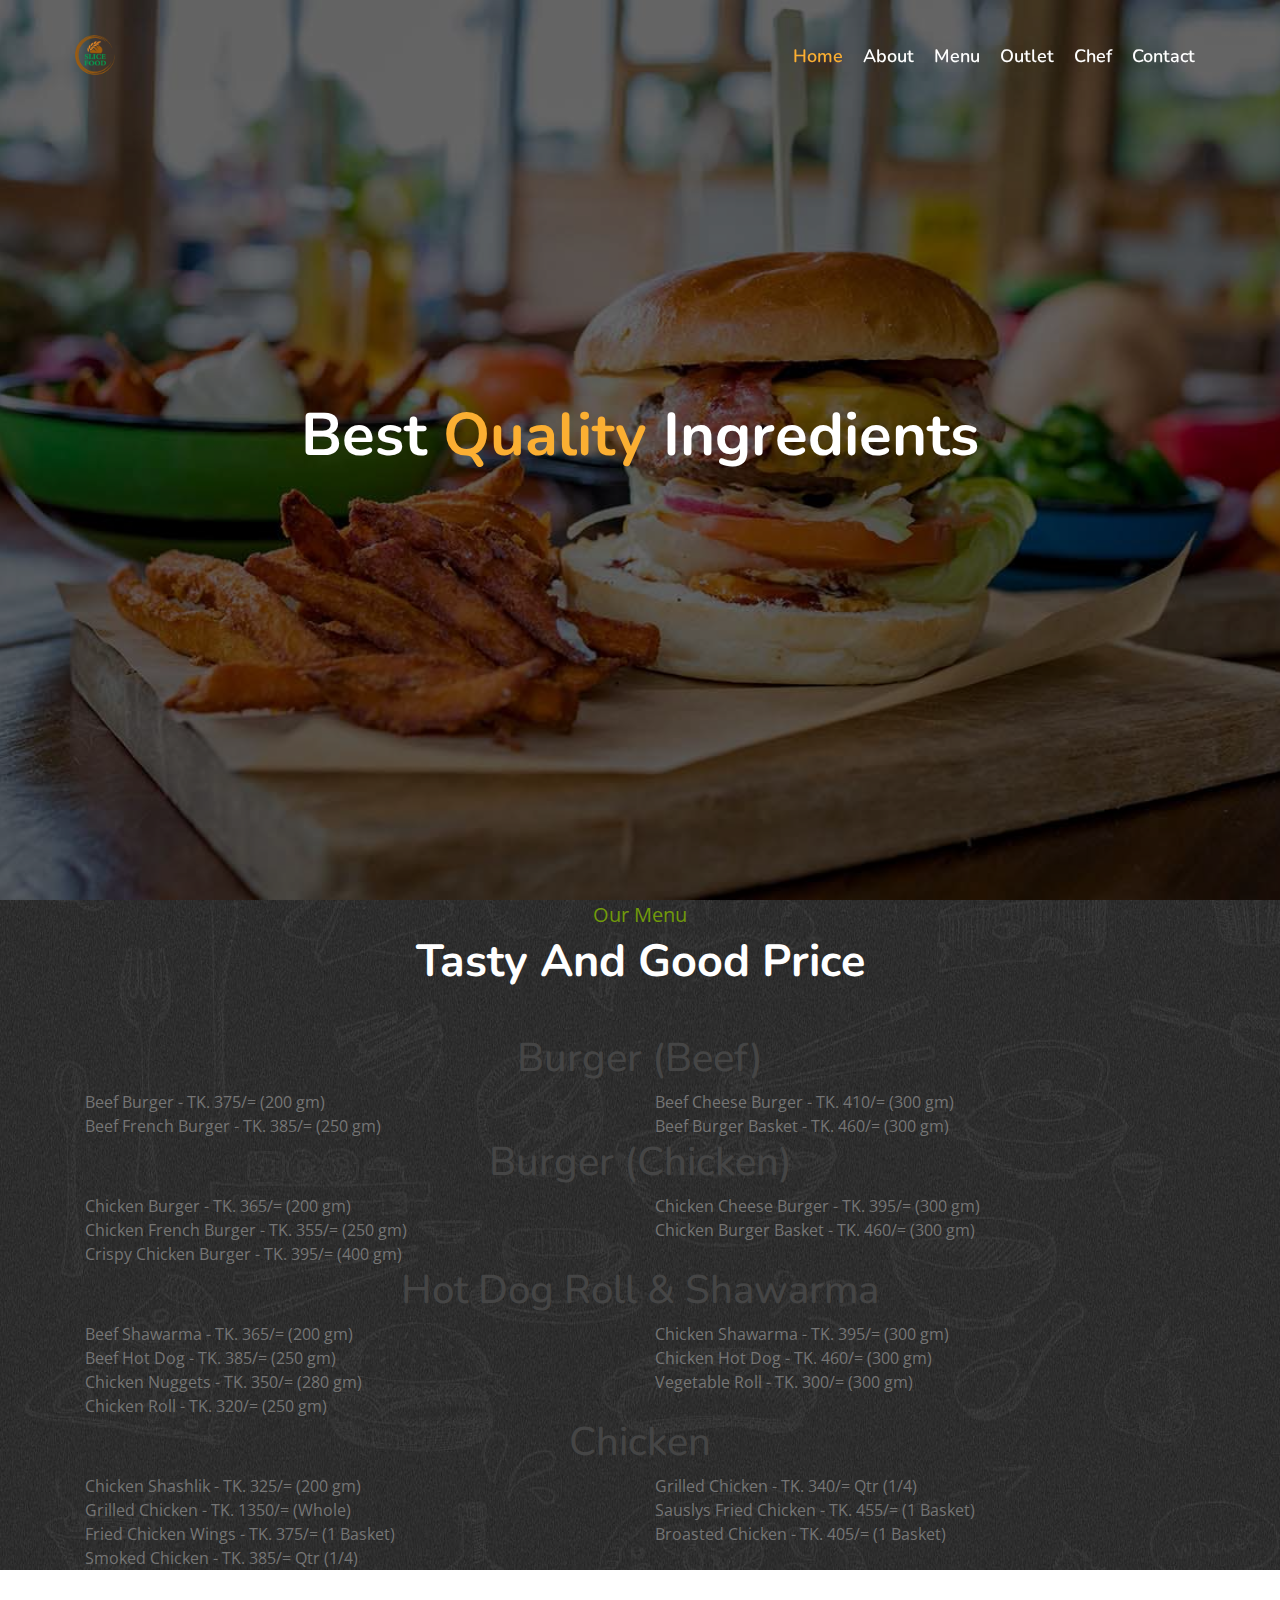
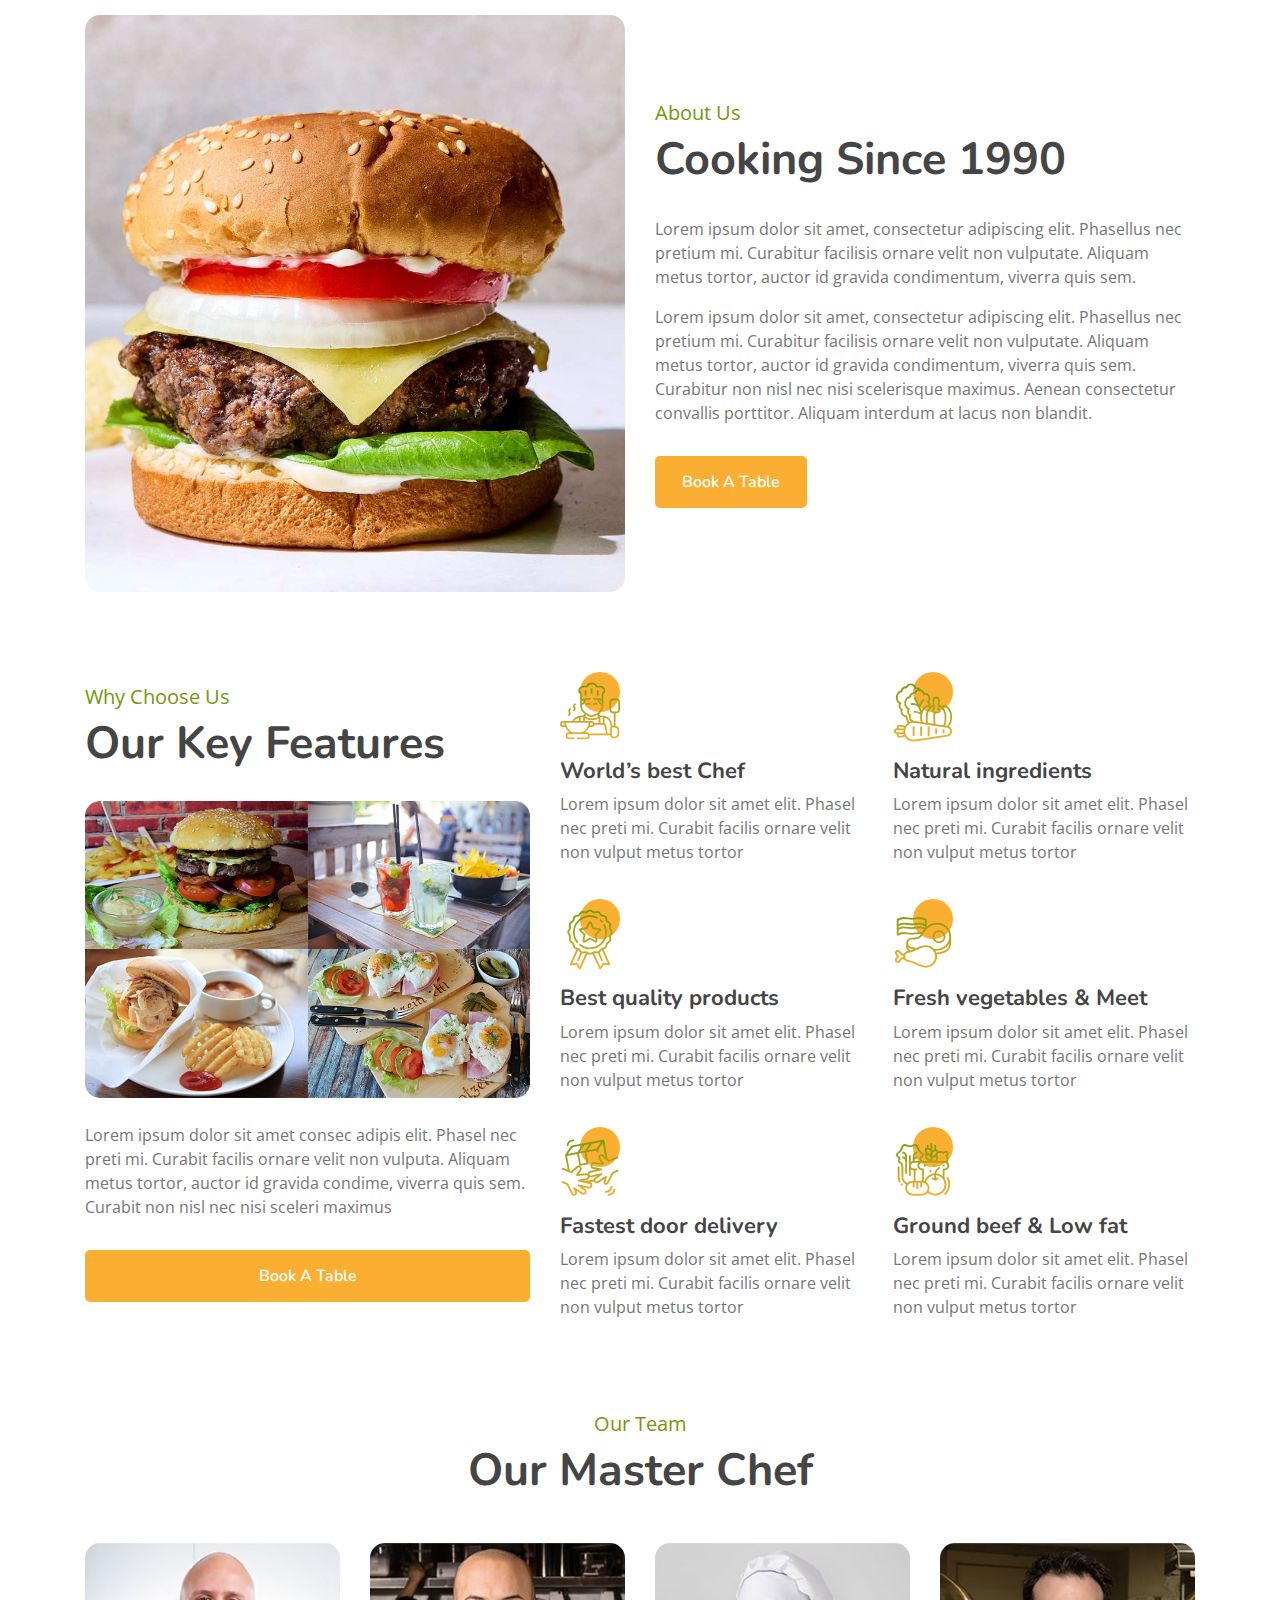
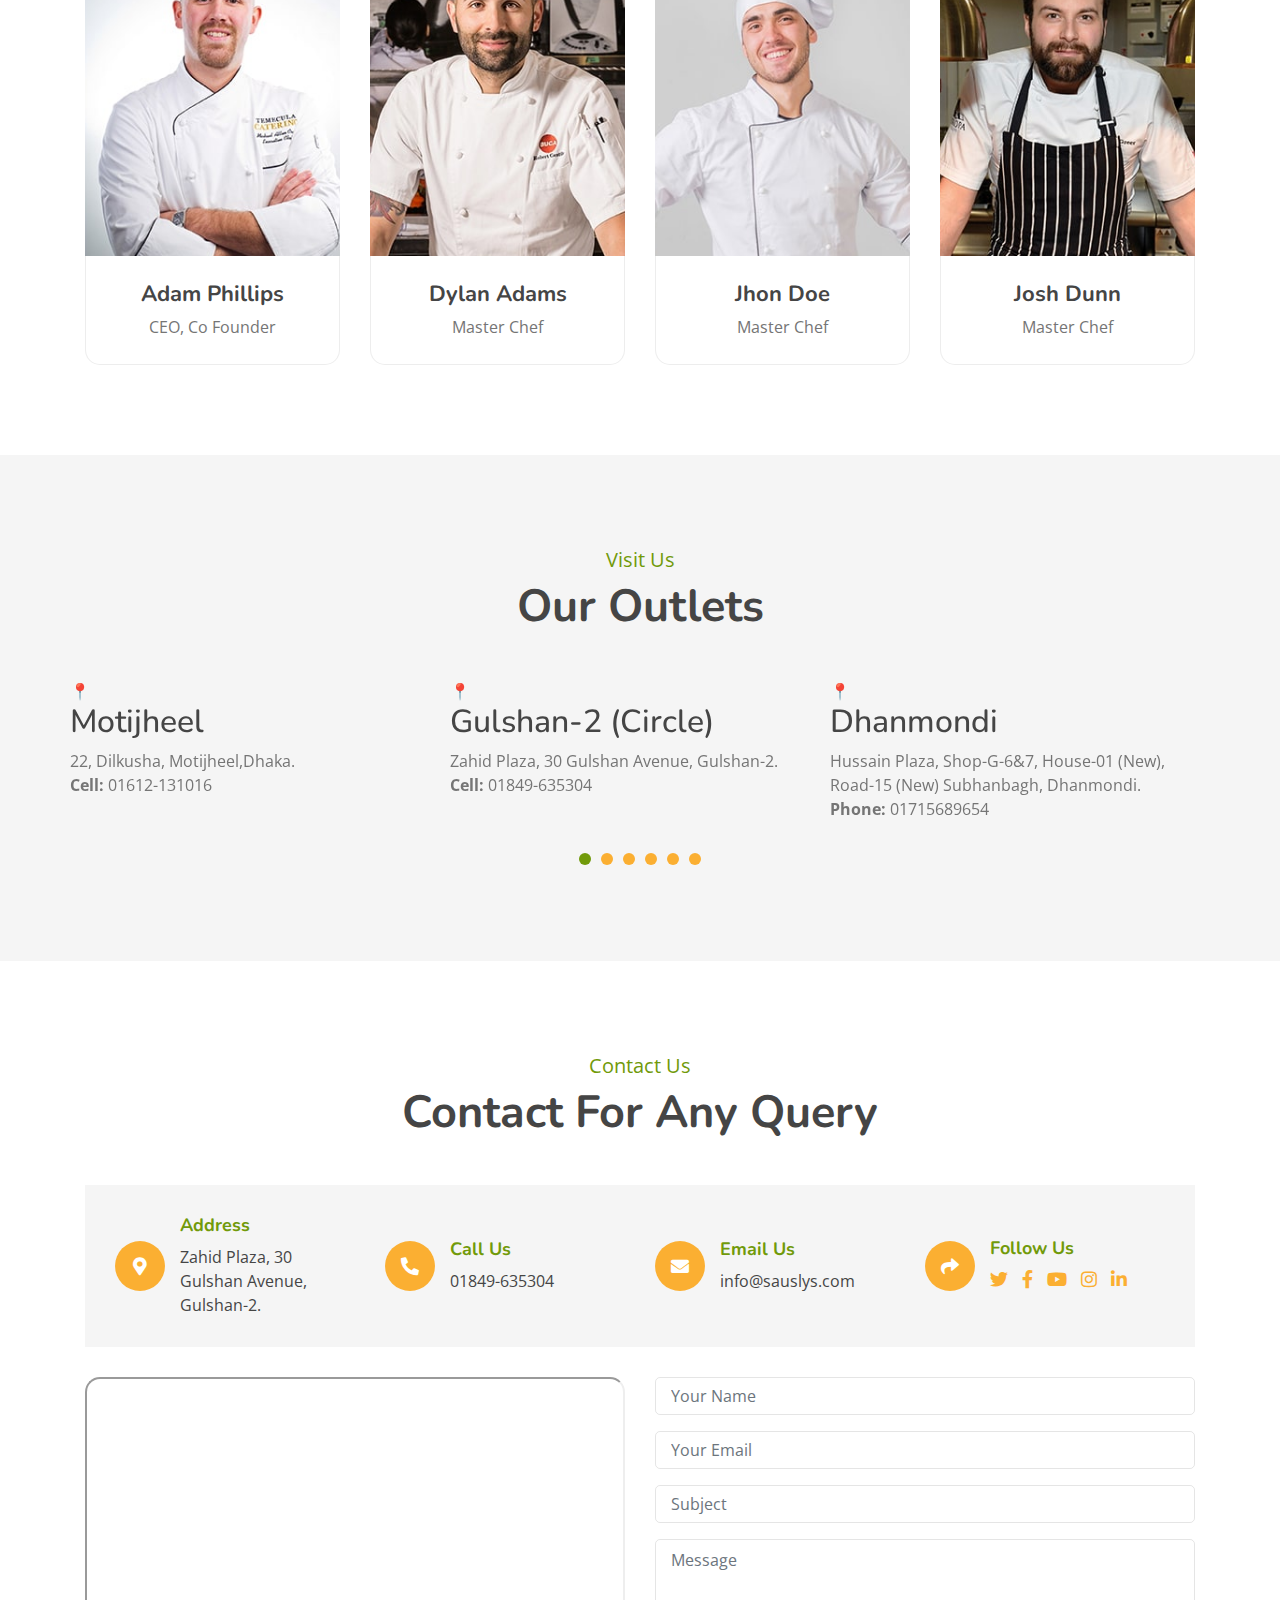
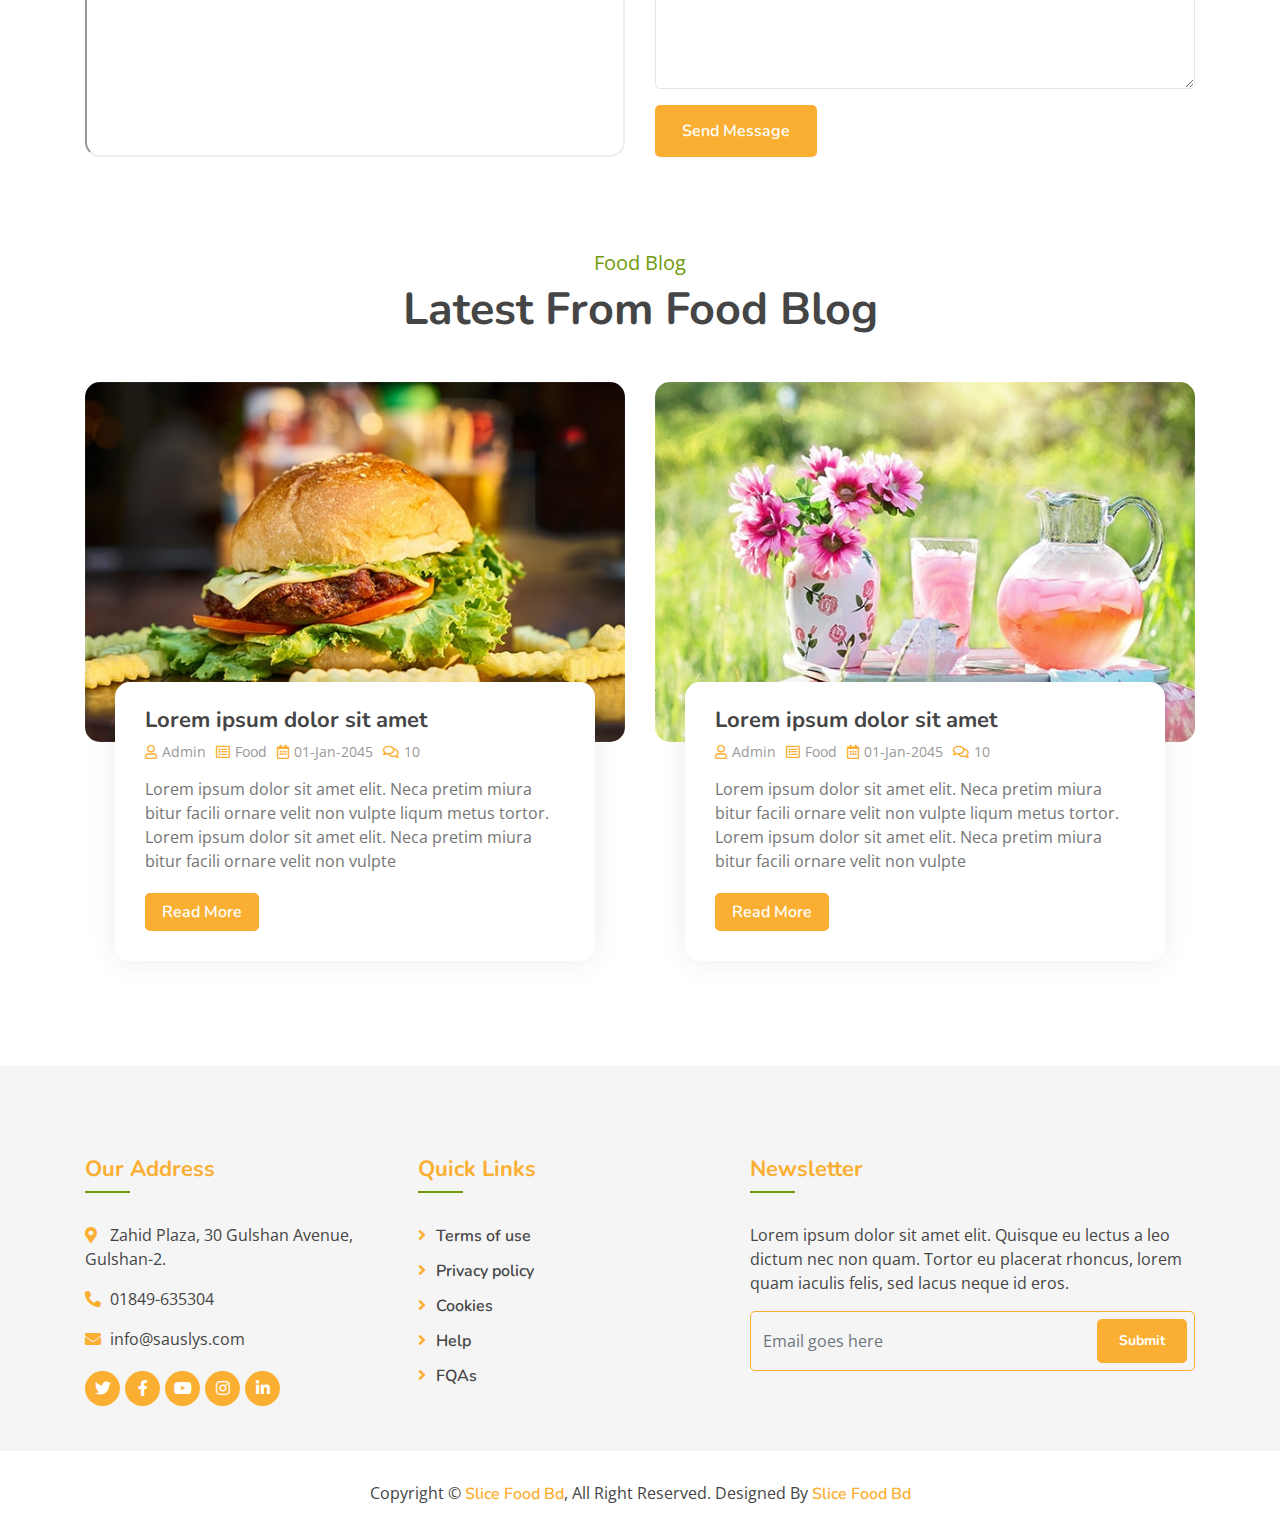
<file: index.html>
<!DOCTYPE html>
<html lang="en">

<head>
    <meta charset="utf-8">
    <title>Slice Food</title>
    <meta content="width=device-width, initial-scale=1.0" name="viewport">
    <meta content="Free Website Template" name="keywords">
    <meta content="Free Website Template" name="description">

    <!-- Favicon -->
    <link href="img/favicon.ico" rel="icon">

    <!-- Google Font -->
    <link href="https://fonts.googleapis.com/css?family=Open+Sans:300,400|Nunito:600,700" rel="stylesheet">

    <!-- CSS Libraries -->
    <link href="https://stackpath.bootstrapcdn.com/bootstrap/4.4.1/css/bootstrap.min.css" rel="stylesheet">
    <link href="https://cdnjs.cloudflare.com/ajax/libs/font-awesome/5.10.0/css/all.min.css" rel="stylesheet">
    <link href="lib/animate/animate.min.css" rel="stylesheet">
    <link href="lib/owlcarousel/assets/owl.carousel.min.css" rel="stylesheet">
    <link href="lib/flaticon/font/flaticon.css" rel="stylesheet">
    <link href="lib/tempusdominus/css/tempusdominus-bootstrap-4.min.css" rel="stylesheet" />

    <!-- Template Stylesheet -->
    <link href="css/style.css" rel="stylesheet">
</head>

<body>
    <!-- Nav Bar Start -->
    <div class="navbar navbar-expand-lg bg-light navbar-light">
        <div class="container-fluid">
            <a href="index.html" class="navbar-brand"><img src="img/logo.png" alt=""></a>
            <button type="button" class="navbar-toggler" data-toggle="collapse" data-target="#navbarCollapse">
                <span class="navbar-toggler-icon"></span>
            </button>

            <div class="collapse navbar-collapse justify-content-between" id="navbarCollapse">
                <div class="navbar-nav ml-auto">
                    <a href="index.html" class="nav-item nav-link active">Home</a>
                    <a href="about.html" class="nav-item nav-link">About</a>
                    <a href="menu.html" class="nav-item nav-link">Menu</a>
                    <a href="outlet.html" class="nav-item nav-link">Outlet</a>
                    <a href="team.html" class="nav-item nav-link">Chef</a>
                    <a href="contact.html" class="nav-item nav-link">Contact</a>
                </div>
            </div>
        </div>
    </div>
    <!-- Nav Bar End -->


    <!-- Carousel Start -->
    <div class="carousel">
        <div class="container-fluid">
            <div class="owl-carousel">
                <div class="carousel-item">
                    <div class="carousel-img">
                        <img src="img/carousel-1.jpg" alt="Image">
                    </div>
                    <div class="carousel-text">
                        <h1>Best <span>Quality</span> Ingredients</h1>
                    </div>
                </div>
                <div class="carousel-item">
                    <div class="carousel-img">
                        <img src="img/carousel-2.jpg" alt="Image">
                    </div>
                    <div class="carousel-text">
                        <h1>World’s <span>Best</span> Chef</h1>
                    </div>
                </div>
                <div class="carousel-item">
                    <div class="carousel-img">
                        <img src="img/carousel-3.jpg" alt="Image">
                    </div>
                    <div class="carousel-text">
                        <h1>Fastest Order <span>Delivery</span></h1>
                    </div>
                </div>
            </div>
        </div>
    </div>
    <!-- Carousel End -->

    <div class="menubar-with-price" style="background-image: url(./img/foog-bg-shapes.jpg);">
        <div class="container">
            <div class="section-header text-center">
                <p>Our Menu</p>
                <h2 class="text-white">Tasty And Good Price</h2>
            </div>
            <div class="item-wise-food-section">
                <div class="item-wise-food-title text-center">
                    <h1>Burger (Beef)</h1>
                </div>
                <div class="row align-items-center">
                    <div class="col-sm-6 col-md-6">
                        <div class="label-box">
                            <div class="title-and-price">Beef Burger - TK. 375/= (200 gm)</div>
                        </div>
                    </div>
                    <div class="col-sm-6 col-md-6">
                        <div class="label-box">
                            <div class="title-and-price">Beef Cheese Burger - TK. 410/= (300 gm)</div>
                        </div>
                    </div>
                    <div class="col-sm-6 col-md-6">
                        <div class="label-box">
                            <div class="title-and-price">Beef French Burger - TK. 385/= (250 gm)</div>
                        </div>
                    </div>
                    <div class="col-sm-6 col-md-6">
                        <div class="label-box">
                            <div class="title-and-price">Beef Burger Basket - TK. 460/= (300 gm)</div>
                        </div>
                    </div>
                </div>
            </div>
            <div class="item-wise-food-section">
                <div class="item-wise-food-title text-center">
                    <h1>Burger (Chicken)</h1>
                </div>
                <div class="row align-items-center">
                    <div class="col-sm-6 col-md-6">
                        <div class="label-box">
                            <div class="title-and-price">Chicken Burger - TK. 365/= (200 gm)</div>
                        </div>
                    </div>
                    <div class="col-sm-6 col-md-6">
                        <div class="label-box">
                            <div class="title-and-price">Chicken Cheese Burger - TK. 395/= (300 gm)</div>
                        </div>
                    </div>
                    <div class="col-sm-6 col-md-6">
                        <div class="label-box">
                            <div class="title-and-price">Chicken French Burger - TK. 355/= (250 gm)</div>
                        </div>
                    </div>
                    <div class="col-sm-6 col-md-6">
                        <div class="label-box">
                            <div class="title-and-price">Chicken Burger Basket - TK. 460/= (300 gm)</div>
                        </div>
                    </div>
                    <div class="col-sm-6 col-md-6">
                        <div class="label-box">
                            <div class="title-and-price">Crispy Chicken Burger - TK. 395/= (400 gm)</div>
                        </div>
                    </div>
                </div>
            </div>
            <div class="item-wise-food-section">
                <div class="item-wise-food-title text-center">
                    <h1>Hot Dog Roll & Shawarma</h1>
                </div>
                <div class="row align-items-center">
                    <div class="col-sm-6 col-md-6">
                        <div class="label-box">
                            <div class="title-and-price">Beef Shawarma - TK. 365/= (200 gm)</div>
                        </div>
                    </div>
                    <div class="col-sm-6 col-md-6">
                        <div class="label-box">
                            <div class="title-and-price">Chicken Shawarma - TK. 395/= (300 gm)</div>
                        </div>
                    </div>
                    <div class="col-sm-6 col-md-6">
                        <div class="label-box">
                            <div class="title-and-price">Beef Hot Dog - TK. 385/= (250 gm)</div>
                        </div>
                    </div>
                    <div class="col-sm-6 col-md-6">
                        <div class="label-box">
                            <div class="title-and-price">Chicken Hot Dog - TK. 460/= (300 gm)</div>
                        </div>
                    </div>
                    <div class="col-sm-6 col-md-6">
                        <div class="label-box">
                            <div class="title-and-price">Chicken Nuggets - TK. 350/= (280 gm)</div>
                        </div>
                    </div>
                    <div class="col-sm-6 col-md-6">
                        <div class="label-box">
                            <div class="title-and-price">Vegetable Roll - TK. 300/= (300 gm)</div>
                        </div>
                    </div>
                    <div class="col-sm-6 col-md-6">
                        <div class="label-box">
                            <div class="title-and-price">Chicken Roll - TK. 320/= (250 gm)</div>
                        </div>
                    </div>
                </div>
            </div>
            <div class="item-wise-food-section">
                <div class="item-wise-food-title text-center">
                    <h1>Chicken</h1>
                </div>
                <div class="row align-items-center">
                    <div class="col-sm-6 col-md-6">
                        <div class="label-box">
                            <div class="title-and-price">Chicken Shashlik - TK. 325/= (200 gm)</div>
                        </div>
                    </div>
                    <div class="col-sm-6 col-md-6">
                        <div class="label-box">
                            <div class="title-and-price">Grilled Chicken - TK. 340/= Qtr (1/4)</div>
                        </div>
                    </div>
                    <div class="col-sm-6 col-md-6">
                        <div class="label-box">
                            <div class="title-and-price">Grilled Chicken - TK. 1350/= (Whole)</div>
                        </div>
                    </div>
                    <div class="col-sm-6 col-md-6">
                        <div class="label-box">
                            <div class="title-and-price">Sauslys Fried Chicken - TK. 455/= (1 Basket)</div>
                        </div>
                    </div>
                    <div class="col-sm-6 col-md-6">
                        <div class="label-box">
                            <div class="title-and-price">Fried Chicken Wings - TK. 375/= (1 Basket)</div>
                        </div>
                    </div>
                    <div class="col-sm-6 col-md-6">
                        <div class="label-box">
                            <div class="title-and-price">Broasted Chicken - TK. 405/= (1 Basket)</div>
                        </div>
                    </div>
                    <div class="col-sm-6 col-md-6">
                        <div class="label-box">
                            <div class="title-and-price">Smoked Chicken - TK. 385/= Qtr (1/4)</div>
                        </div>
                    </div>
                </div>
            </div>
        </div>
    </div>

    <!-- About Start -->
    <div class="about">
        <div class="container">
            <div class="row align-items-center">
                <div class="col-lg-6">
                    <div class="about-img">
                        <img src="img/about-burger-image.jpg" alt="Image">
                    </div>
                </div>
                <div class="col-lg-6">
                    <div class="about-content">
                        <div class="section-header">
                            <p>About Us</p>
                            <h2>Cooking Since 1990</h2>
                        </div>
                        <div class="about-text">
                            <p>
                                Lorem ipsum dolor sit amet, consectetur adipiscing elit. Phasellus nec pretium mi.
                                Curabitur facilisis ornare velit non vulputate. Aliquam metus tortor, auctor id gravida
                                condimentum, viverra quis sem.
                            </p>
                            <p>
                                Lorem ipsum dolor sit amet, consectetur adipiscing elit. Phasellus nec pretium mi.
                                Curabitur facilisis ornare velit non vulputate. Aliquam metus tortor, auctor id gravida
                                condimentum, viverra quis sem. Curabitur non nisl nec nisi scelerisque maximus. Aenean
                                consectetur convallis porttitor. Aliquam interdum at lacus non blandit.
                            </p>
                            <a class="btn custom-btn" href="">Book A Table</a>
                        </div>
                    </div>
                </div>
            </div>
        </div>
    </div>
    <!-- About End -->

    <!-- Feature Start -->
    <div class="feature">
        <div class="container">
            <div class="row">
                <div class="col-lg-5">
                    <div class="section-header">
                        <p>Why Choose Us</p>
                        <h2>Our Key Features</h2>
                    </div>
                    <div class="feature-text">
                        <div class="feature-img">
                            <div class="row">
                                <div class="col-6">
                                    <img src="img/feature-1.jpg" alt="Image">
                                </div>
                                <div class="col-6">
                                    <img src="img/feature-2.jpg" alt="Image">
                                </div>
                                <div class="col-6">
                                    <img src="img/feature-3.jpg" alt="Image">
                                </div>
                                <div class="col-6">
                                    <img src="img/feature-4.jpg" alt="Image">
                                </div>
                            </div>
                        </div>
                        <p>
                            Lorem ipsum dolor sit amet consec adipis elit. Phasel nec preti mi. Curabit facilis ornare
                            velit non vulputa. Aliquam metus tortor, auctor id gravida condime, viverra quis sem.
                            Curabit non nisl nec nisi sceleri maximus
                        </p>
                        <a class="btn custom-btn" href="">Book A Table</a>
                    </div>
                </div>
                <div class="col-lg-7">
                    <div class="row">
                        <div class="col-sm-6">
                            <div class="feature-item">
                                <i class="flaticon-cooking"></i>
                                <h3>World’s best Chef</h3>
                                <p>
                                    Lorem ipsum dolor sit amet elit. Phasel nec preti mi. Curabit facilis ornare velit
                                    non vulput metus tortor
                                </p>
                            </div>
                        </div>
                        <div class="col-sm-6">
                            <div class="feature-item">
                                <i class="flaticon-vegetable"></i>
                                <h3>Natural ingredients</h3>
                                <p>
                                    Lorem ipsum dolor sit amet elit. Phasel nec preti mi. Curabit facilis ornare velit
                                    non vulput metus tortor
                                </p>
                            </div>
                        </div>
                    </div>
                    <div class="row">
                        <div class="col-sm-6">
                            <div class="feature-item">
                                <i class="flaticon-medal"></i>
                                <h3>Best quality products</h3>
                                <p>
                                    Lorem ipsum dolor sit amet elit. Phasel nec preti mi. Curabit facilis ornare velit
                                    non vulput metus tortor
                                </p>
                            </div>
                        </div>
                        <div class="col-sm-6">
                            <div class="feature-item">
                                <i class="flaticon-meat"></i>
                                <h3>Fresh vegetables & Meet</h3>
                                <p>
                                    Lorem ipsum dolor sit amet elit. Phasel nec preti mi. Curabit facilis ornare velit
                                    non vulput metus tortor
                                </p>
                            </div>
                        </div>
                    </div>
                    <div class="row">
                        <div class="col-sm-6">
                            <div class="feature-item">
                                <i class="flaticon-courier"></i>
                                <h3>Fastest door delivery</h3>
                                <p>
                                    Lorem ipsum dolor sit amet elit. Phasel nec preti mi. Curabit facilis ornare velit
                                    non vulput metus tortor
                                </p>
                            </div>
                        </div>
                        <div class="col-sm-6">
                            <div class="feature-item">
                                <i class="flaticon-fruits-and-vegetables"></i>
                                <h3>Ground beef & Low fat</h3>
                                <p>
                                    Lorem ipsum dolor sit amet elit. Phasel nec preti mi. Curabit facilis ornare velit
                                    non vulput metus tortor
                                </p>
                            </div>
                        </div>
                    </div>
                </div>
            </div>
        </div>
    </div>
    <!-- Feature End -->

    <!-- Team Start -->
    <div class="team">
        <div class="container">
            <div class="section-header text-center">
                <p>Our Team</p>
                <h2>Our Master Chef</h2>
            </div>
            <div class="row">
                <div class="col-lg-3 col-md-6">
                    <div class="team-item">
                        <div class="team-img">
                            <img src="img/team-1.jpg" alt="Image">
                            <div class="team-social">
                                <a href=""><i class="fab fa-twitter"></i></a>
                                <a href=""><i class="fab fa-facebook-f"></i></a>
                                <a href=""><i class="fab fa-linkedin-in"></i></a>
                                <a href=""><i class="fab fa-instagram"></i></a>
                            </div>
                        </div>
                        <div class="team-text">
                            <h2>Adam Phillips</h2>
                            <p>CEO, Co Founder</p>
                        </div>
                    </div>
                </div>
                <div class="col-lg-3 col-md-6">
                    <div class="team-item">
                        <div class="team-img">
                            <img src="img/team-2.jpg" alt="Image">
                            <div class="team-social">
                                <a href=""><i class="fab fa-twitter"></i></a>
                                <a href=""><i class="fab fa-facebook-f"></i></a>
                                <a href=""><i class="fab fa-linkedin-in"></i></a>
                                <a href=""><i class="fab fa-instagram"></i></a>
                            </div>
                        </div>
                        <div class="team-text">
                            <h2>Dylan Adams</h2>
                            <p>Master Chef</p>
                        </div>
                    </div>
                </div>
                <div class="col-lg-3 col-md-6">
                    <div class="team-item">
                        <div class="team-img">
                            <img src="img/team-3.jpg" alt="Image">
                            <div class="team-social">
                                <a href=""><i class="fab fa-twitter"></i></a>
                                <a href=""><i class="fab fa-facebook-f"></i></a>
                                <a href=""><i class="fab fa-linkedin-in"></i></a>
                                <a href=""><i class="fab fa-instagram"></i></a>
                            </div>
                        </div>
                        <div class="team-text">
                            <h2>Jhon Doe</h2>
                            <p>Master Chef</p>
                        </div>
                    </div>
                </div>
                <div class="col-lg-3 col-md-6">
                    <div class="team-item">
                        <div class="team-img">
                            <img src="img/team-4.jpg" alt="Image">
                            <div class="team-social">
                                <a href=""><i class="fab fa-twitter"></i></a>
                                <a href=""><i class="fab fa-facebook-f"></i></a>
                                <a href=""><i class="fab fa-linkedin-in"></i></a>
                                <a href=""><i class="fab fa-instagram"></i></a>
                            </div>
                        </div>
                        <div class="team-text">
                            <h2>Josh Dunn</h2>
                            <p>Master Chef</p>
                        </div>
                    </div>
                </div>
            </div>
        </div>
    </div>
    <!-- Team End -->


    <!-- Testimonial Start -->
    <div class="testimonial">
        <div class="container">
            <div class="section-header text-center">
                <p>Visit Us</p>
                <h2>Our Outlets</h2>
            </div>
            <div class="owl-carousel testimonials-carousel outlet-card-row ">
                
                <div class="outlet-card">
                    <div class="outlet-icon">📍</div>
                    <h2>Gulshan-2 (Circle)</h2>
                    <p>
                        Zahid Plaza, 30 Gulshan Avenue, Gulshan-2.<br>
                        <b>Cell:</b> 01849-635304
                    </p>
                </div>

                <div class="outlet-card">
                    <div class="outlet-icon">📍</div>
                    <h2>Dhanmondi</h2>
                    <p>
                        Hussain Plaza, Shop-G-6&7, House-01 (New), Road-15 (New) Subhanbagh, Dhanmondi.<br>
                        <b>Phone:</b> 01715689654
                    </p>
                </div>
                <div class="outlet-card">
                    <div class="outlet-icon">📍</div>
                    <h2>Banani</h2>
                    <p>
                        House-03, Road-11, Banani, Dhkaka-1213.<br>
                        <b>Cell:</b> 01716-790471
                    </p>
                </div>
                <div class="outlet-card">
                    <div class="outlet-icon">📍</div>
                    <h2>Pantahapath</h2>
                    <p>
                        19/4, Pantahapath.<br>
                        <b>Cell:</b> 01778-411234
                    </p>
                </div>
                <div class="outlet-card">
                    <div class="outlet-icon">📍</div>
                    <h2>Uttara</h2>
                    <p>
                        H-42, S-13 Garib-e-Newaz Avenue,Sector-13, uttara, Dhaka 1230.<br>
                        <b>Cell:</b> 01705-218011
                    </p>
                </div>
                <div class="outlet-card">
                    <div class="outlet-icon">📍</div>
                    <h2>Motijheel</h2>
                    <p>
                        22, Dilkusha, Motijheel,Dhaka.<br>
                        <b>Cell:</b> 01612-131016
                    </p>
                </div>
            </div>
        </div>
    </div>
    <!-- Testimonial End -->

    <!-- Contact Start -->
    <div class="contact">
        <div class="container">
            <div class="section-header text-center">
                <p>Contact Us</p>
                <h2>Contact For Any Query</h2>
            </div>
            <div class="row align-items-center contact-information">
                <div class="col-md-6 col-lg-3">
                    <div class="contact-info">
                        <div class="contact-icon">
                            <i class="fa fa-map-marker-alt"></i>
                        </div>
                        <div class="contact-text">
                            <h3>Address</h3>
                            <p>Zahid Plaza, 30 Gulshan Avenue, Gulshan-2.</p>
                        </div>
                    </div>
                </div>
                <div class="col-md-6 col-lg-3">
                    <div class="contact-info">
                        <div class="contact-icon">
                            <i class="fa fa-phone-alt"></i>
                        </div>
                        <div class="contact-text">
                            <h3>Call Us</h3>
                            <p>01849-635304</p>
                        </div>
                    </div>
                </div>
                <div class="col-md-6 col-lg-3">
                    <div class="contact-info">
                        <div class="contact-icon">
                            <i class="fa fa-envelope"></i>
                        </div>
                        <div class="contact-text">
                            <h3>Email Us</h3>
                            <p>info@sauslys.com</p>
                        </div>
                    </div>
                </div>
                <div class="col-md-6 col-lg-3">
                    <div class="contact-info">
                        <div class="contact-icon">
                            <i class="fa fa-share"></i>
                        </div>
                        <div class="contact-text">
                            <h3>Follow Us</h3>
                            <div class="contact-social">
                                <a href=""><i class="fab fa-twitter"></i></a>
                                <a href=""><i class="fab fa-facebook-f"></i></a>
                                <a href=""><i class="fab fa-youtube"></i></a>
                                <a href=""><i class="fab fa-instagram"></i></a>
                                <a href=""><i class="fab fa-linkedin-in"></i></a>
                            </div>
                        </div>
                    </div>
                </div>
            </div>
            <div class="row contact-form">
                <div class="col-md-6">
                    <iframe
                        src="https://www.google.com/maps/embed?pb=!1m18!1m12!1m3!1d1825.3297540959288!2d90.41375546577181!3d23.79513626322609!2m3!1f0!2f0!3f0!3m2!1i1024!2i768!4f13.1!3m3!1m2!1s0x3755c7a7053d7323%3A0x2412b1eceec4f7df!2sSauslys%20Foods!5e0!3m2!1sen!2sbd!4v1765086400583!5m2!1sen!2sbd"
                        allowfullscreen="" loading="lazy" referrerpolicy="no-referrer-when-downgrade"></iframe>
                </div>
                <div class="col-md-6">
                    <div id="success"></div>
                    <form name="sentMessage" id="contactForm" novalidate="novalidate">
                        <div class="control-group">
                            <input type="text" class="form-control" id="name" placeholder="Your Name"
                                required="required" data-validation-required-message="Please enter your name" />
                            <p class="help-block text-danger"></p>
                        </div>
                        <div class="control-group">
                            <input type="email" class="form-control" id="email" placeholder="Your Email"
                                required="required" data-validation-required-message="Please enter your email" />
                            <p class="help-block text-danger"></p>
                        </div>
                        <div class="control-group">
                            <input type="text" class="form-control" id="subject" placeholder="Subject"
                                required="required" data-validation-required-message="Please enter a subject" />
                            <p class="help-block text-danger"></p>
                        </div>
                        <div class="control-group">
                            <textarea class="form-control" id="message" placeholder="Message" required="required"
                                data-validation-required-message="Please enter your message"></textarea>
                            <p class="help-block text-danger"></p>
                        </div>
                        <div>
                            <button class="btn custom-btn" type="submit" id="sendMessageButton">Send Message</button>
                        </div>
                    </form>
                </div>
            </div>
        </div>
    </div>
    <!-- Contact End -->


    <!-- Blog Start -->
    <div class="blog">
        <div class="container">
            <div class="section-header text-center">
                <p>Food Blog</p>
                <h2>Latest From Food Blog</h2>
            </div>
            <div class="row">
                <div class="col-md-6">
                    <div class="blog-item">
                        <div class="blog-img">
                            <img src="img/blog-1.jpg" alt="Blog">
                        </div>
                        <div class="blog-content">
                            <h2 class="blog-title">Lorem ipsum dolor sit amet</h2>
                            <div class="blog-meta">
                                <p><i class="far fa-user"></i>Admin</p>
                                <p><i class="far fa-list-alt"></i>Food</p>
                                <p><i class="far fa-calendar-alt"></i>01-Jan-2045</p>
                                <p><i class="far fa-comments"></i>10</p>
                            </div>
                            <div class="blog-text">
                                <p>
                                    Lorem ipsum dolor sit amet elit. Neca pretim miura bitur facili ornare velit non
                                    vulpte liqum metus tortor. Lorem ipsum dolor sit amet elit. Neca pretim miura bitur
                                    facili ornare velit non vulpte
                                </p>
                                <a class="btn custom-btn" href="">Read More</a>
                            </div>
                        </div>
                    </div>
                </div>
                <div class="col-md-6">
                    <div class="blog-item">
                        <div class="blog-img">
                            <img src="img/blog-2.jpg" alt="Blog">
                        </div>
                        <div class="blog-content">
                            <h2 class="blog-title">Lorem ipsum dolor sit amet</h2>
                            <div class="blog-meta">
                                <p><i class="far fa-user"></i>Admin</p>
                                <p><i class="far fa-list-alt"></i>Food</p>
                                <p><i class="far fa-calendar-alt"></i>01-Jan-2045</p>
                                <p><i class="far fa-comments"></i>10</p>
                            </div>
                            <div class="blog-text">
                                <p>
                                    Lorem ipsum dolor sit amet elit. Neca pretim miura bitur facili ornare velit non
                                    vulpte liqum metus tortor. Lorem ipsum dolor sit amet elit. Neca pretim miura bitur
                                    facili ornare velit non vulpte
                                </p>
                                <a class="btn custom-btn" href="">Read More</a>
                            </div>
                        </div>
                    </div>
                </div>
            </div>
        </div>
    </div>
    <!-- Blog End -->


    <!-- Footer Start -->
    <div class="footer">
        <div class="container">
            <div class="row">
                <div class="col-lg-7">
                    <div class="row">
                        <div class="col-md-6">
                            <div class="footer-contact">
                                <h2>Our Address</h2>
                                <p><i class="fa fa-map-marker-alt"></i>Zahid Plaza, 30 Gulshan Avenue, Gulshan-2.</p>
                                <p><i class="fa fa-phone-alt"></i>01849-635304</p>
                                <p><i class="fa fa-envelope"></i>info@sauslys.com</p>
                                <div class="footer-social">
                                    <a href=""><i class="fab fa-twitter"></i></a>
                                    <a href=""><i class="fab fa-facebook-f"></i></a>
                                    <a href=""><i class="fab fa-youtube"></i></a>
                                    <a href=""><i class="fab fa-instagram"></i></a>
                                    <a href=""><i class="fab fa-linkedin-in"></i></a>
                                </div>
                            </div>
                        </div>
                        <div class="col-md-6">
                            <div class="footer-link">
                                <h2>Quick Links</h2>
                                <a href="">Terms of use</a>
                                <a href="">Privacy policy</a>
                                <a href="">Cookies</a>
                                <a href="">Help</a>
                                <a href="">FQAs</a>
                            </div>
                        </div>
                    </div>
                </div>
                <div class="col-lg-5">
                    <div class="footer-newsletter">
                        <h2>Newsletter</h2>
                        <p>
                            Lorem ipsum dolor sit amet elit. Quisque eu lectus a leo dictum nec non quam. Tortor eu
                            placerat rhoncus, lorem quam iaculis felis, sed lacus neque id eros.
                        </p>
                        <div class="form">
                            <input class="form-control" placeholder="Email goes here">
                            <button class="btn custom-btn">Submit</button>
                        </div>
                    </div>
                </div>
            </div>
        </div>
        <div class="copyright">
            <div class="container">
                <p>Copyright &copy; <a href="https://slicefoodbd.com/">Slice Food Bd</a>, All Right Reserved.</p>
                <p>Designed By <a href="https://slicefoodbd.com/">Slice Food Bd</a></p>
            </div>
        </div>
    </div>
    <!-- Footer End -->

    <a href="#" class="back-to-top"><i class="fa fa-chevron-up"></i></a>

    <!-- JavaScript Libraries -->
    <script src="https://code.jquery.com/jquery-3.4.1.min.js"></script>
    <script src="https://stackpath.bootstrapcdn.com/bootstrap/4.4.1/js/bootstrap.bundle.min.js"></script>
    <script src="lib/easing/easing.min.js"></script>
    <script src="lib/owlcarousel/owl.carousel.min.js"></script>
    <script src="lib/tempusdominus/js/moment.min.js"></script>
    <script src="lib/tempusdominus/js/moment-timezone.min.js"></script>
    <script src="lib/tempusdominus/js/tempusdominus-bootstrap-4.min.js"></script>

    <!-- Contact Javascript File -->
    <script src="mail/jqBootstrapValidation.min.js"></script>
    <script src="mail/contact.js"></script>

    <!-- Template Javascript -->
    <script src="js/main.js"></script>
</body>

</html>
</file>
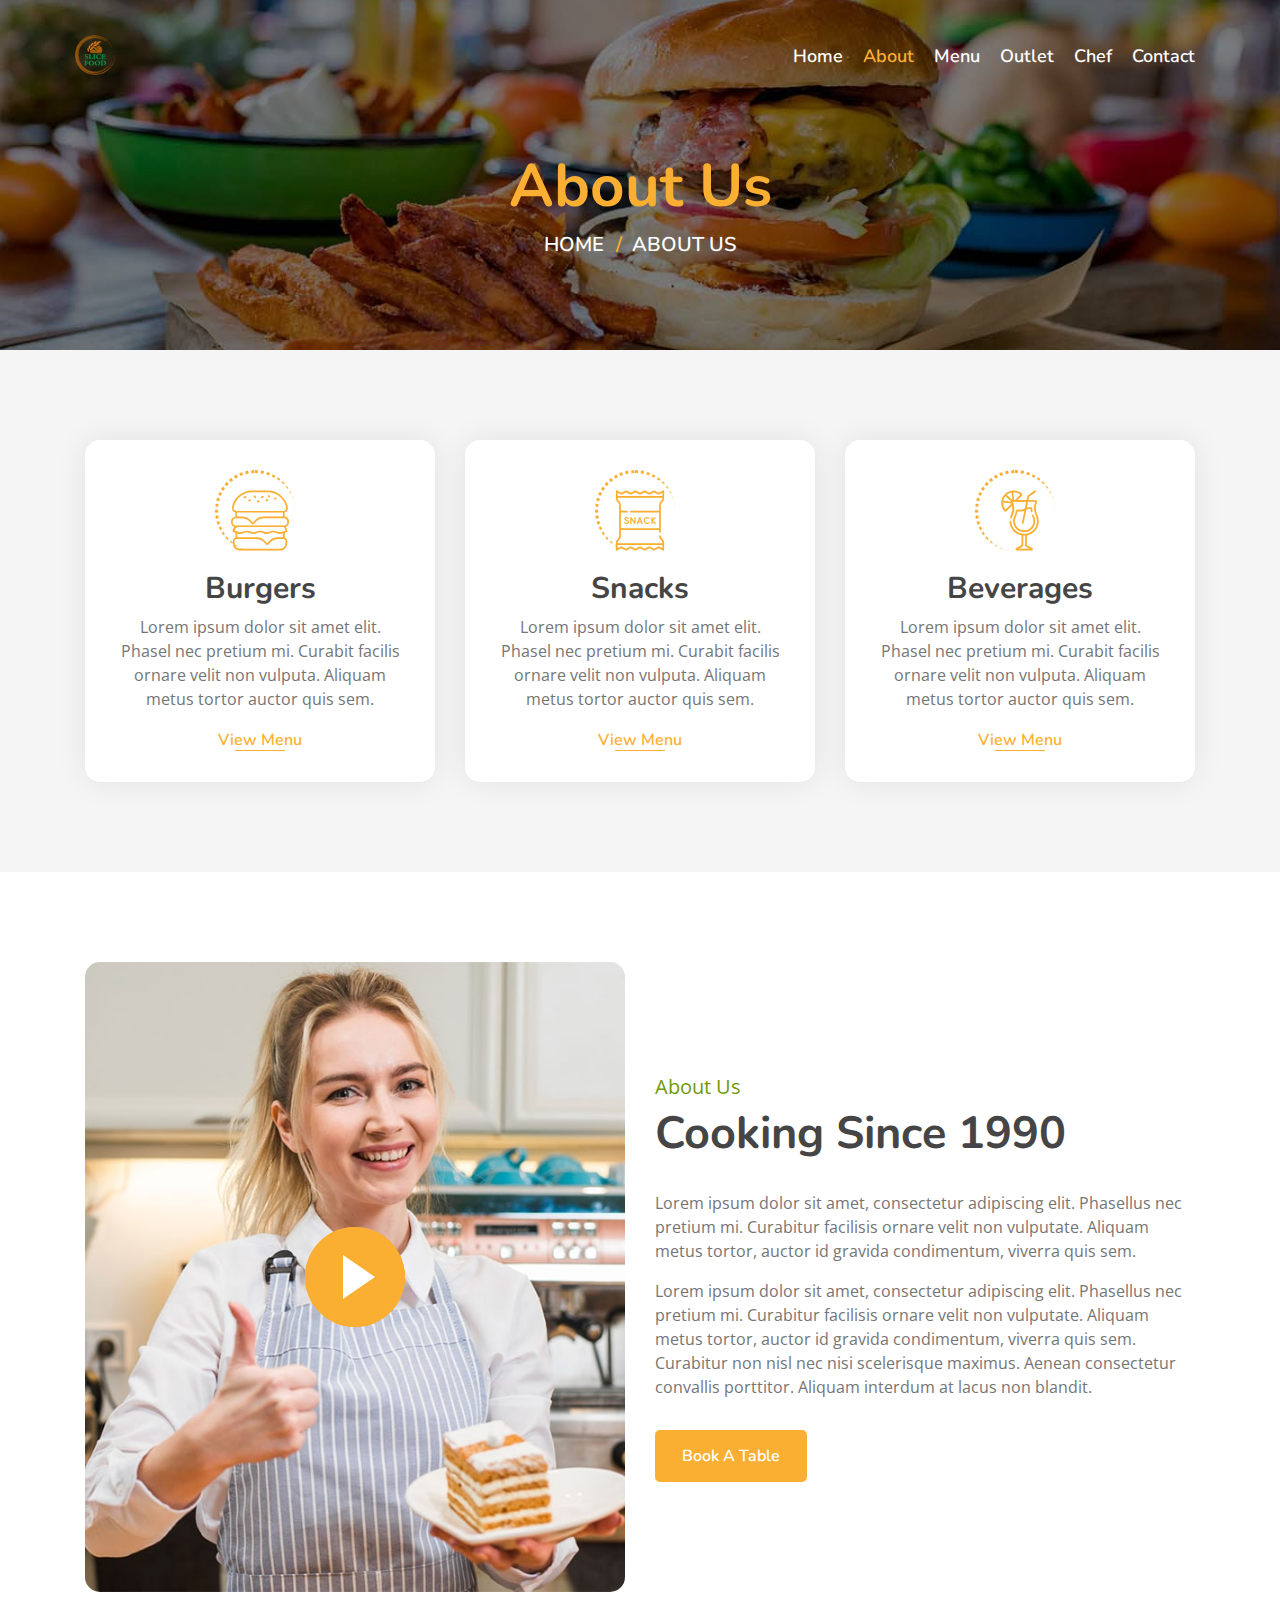
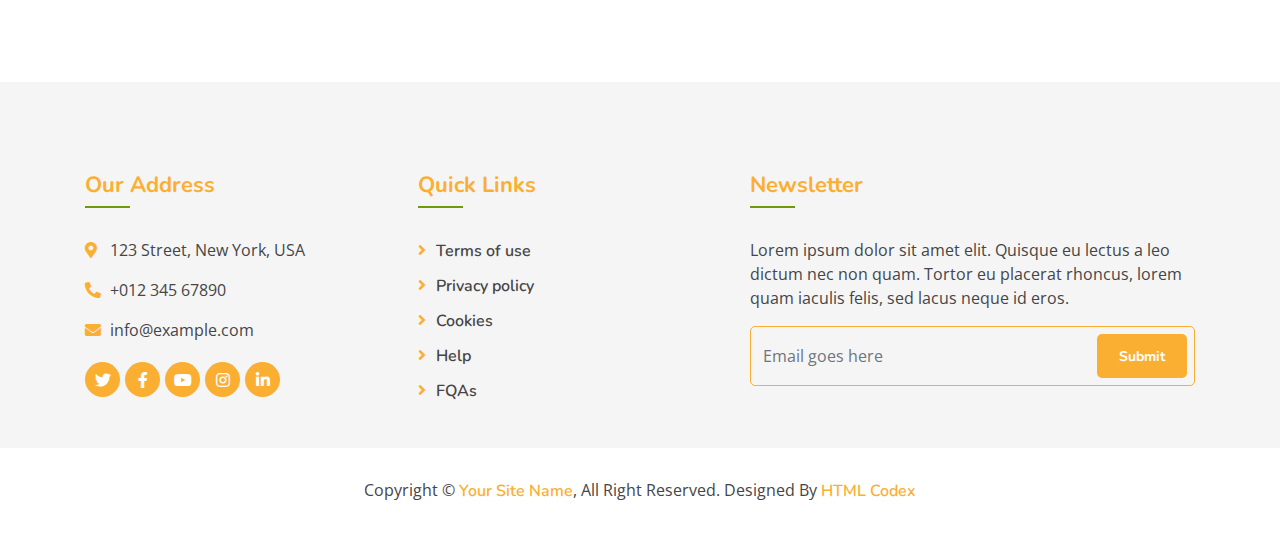
<file: about.html>
<!DOCTYPE html>
<html lang="en">
    <head>
        <meta charset="utf-8">
        <title>Burger King - Food Website Template</title>
        <meta content="width=device-width, initial-scale=1.0" name="viewport">
        <meta content="Free Website Template" name="keywords">
        <meta content="Free Website Template" name="description">

        <!-- Favicon -->
        <link href="img/favicon.ico" rel="icon">

        <!-- Google Font -->
        <link href="https://fonts.googleapis.com/css?family=Open+Sans:300,400|Nunito:600,700" rel="stylesheet"> 
        
        <!-- CSS Libraries -->
        <link href="https://stackpath.bootstrapcdn.com/bootstrap/4.4.1/css/bootstrap.min.css" rel="stylesheet">
        <link href="https://cdnjs.cloudflare.com/ajax/libs/font-awesome/5.10.0/css/all.min.css" rel="stylesheet">
        <link href="lib/animate/animate.min.css" rel="stylesheet">
        <link href="lib/owlcarousel/assets/owl.carousel.min.css" rel="stylesheet">
        <link href="lib/flaticon/font/flaticon.css" rel="stylesheet">
        <link href="lib/tempusdominus/css/tempusdominus-bootstrap-4.min.css" rel="stylesheet" />

        <!-- Template Stylesheet -->
        <link href="css/style.css" rel="stylesheet">
    </head>

    <body>
        <!-- Nav Bar Start -->
        <div class="navbar navbar-expand-lg bg-light navbar-light">
            <div class="container-fluid">
                <a href="index.html" class="navbar-brand"><img src="img/LOGO-04.png" alt=""></a>
                <button type="button" class="navbar-toggler" data-toggle="collapse" data-target="#navbarCollapse">
                    <span class="navbar-toggler-icon"></span>
                </button>

                <div class="collapse navbar-collapse justify-content-between" id="navbarCollapse">
                    <div class="navbar-nav ml-auto">
                        <a href="index.html" class="nav-item nav-link">Home</a>
                        <a href="about.html" class="nav-item nav-link active">About</a>
                        <a href="menu.html" class="nav-item nav-link">Menu</a>
                        <a href="outlet.html" class="nav-item nav-link">Outlet</a>
                        <a href="team.html" class="nav-item nav-link">Chef</a>
                        <a href="contact.html" class="nav-item nav-link">Contact</a>
                    </div>
                </div>
            </div>
        </div>
        <!-- Nav Bar End -->
        
        
        <!-- Page Header Start -->
        <div class="page-header mb-0">
            <div class="container">
                <div class="row">
                    <div class="col-12">
                        <h2>About Us</h2>
                    </div>
                    <div class="col-12">
                        <a href="">Home</a>
                        <a href="">About Us</a>
                    </div>
                </div>
            </div>
        </div>
        <!-- Page Header End -->
        
        
        <!-- Food Start -->
        <div class="food mt-0">
            <div class="container">
                <div class="row align-items-center">
                    <div class="col-md-4">
                        <div class="food-item">
                            <i class="flaticon-burger"></i>
                            <h2>Burgers</h2>
                            <p>
                                Lorem ipsum dolor sit amet elit. Phasel nec pretium mi. Curabit facilis ornare velit non vulputa. Aliquam metus tortor auctor quis sem. 
                            </p>
                            <a href="">View Menu</a>
                        </div>
                    </div>
                    <div class="col-md-4">
                        <div class="food-item">
                            <i class="flaticon-snack"></i>
                            <h2>Snacks</h2>
                            <p>
                                Lorem ipsum dolor sit amet elit. Phasel nec pretium mi. Curabit facilis ornare velit non vulputa. Aliquam metus tortor auctor quis sem. 
                            </p>
                            <a href="">View Menu</a>
                        </div>
                    </div>
                    <div class="col-md-4">
                        <div class="food-item">
                            <i class="flaticon-cocktail"></i>
                            <h2>Beverages</h2>
                            <p>
                                Lorem ipsum dolor sit amet elit. Phasel nec pretium mi. Curabit facilis ornare velit non vulputa. Aliquam metus tortor auctor quis sem. 
                            </p>
                            <a href="">View Menu</a>
                        </div>
                    </div>
                </div>
            </div>
        </div>
        <!-- Food End -->
        

        <!-- About Start -->
        <div class="about">
            <div class="container">
                <div class="row align-items-center">
                    <div class="col-lg-6">
                        <div class="about-img">
                            <img src="img/about.jpg" alt="Image">
                            <button type="button" class="btn-play" data-toggle="modal" data-src="https://www.youtube.com/embed/DWRcNpR6Kdc" data-target="#videoModal">
                                <span></span>
                            </button>
                        </div>
                    </div>
                    <div class="col-lg-6">
                        <div class="about-content">
                            <div class="section-header">
                                <p>About Us</p>
                                <h2>Cooking Since 1990</h2>
                            </div>
                            <div class="about-text">
                                <p>
                                    Lorem ipsum dolor sit amet, consectetur adipiscing elit. Phasellus nec pretium mi. Curabitur facilisis ornare velit non vulputate. Aliquam metus tortor, auctor id gravida condimentum, viverra quis sem.
                                </p>
                                <p>
                                    Lorem ipsum dolor sit amet, consectetur adipiscing elit. Phasellus nec pretium mi. Curabitur facilisis ornare velit non vulputate. Aliquam metus tortor, auctor id gravida condimentum, viverra quis sem. Curabitur non nisl nec nisi scelerisque maximus. Aenean consectetur convallis porttitor. Aliquam interdum at lacus non blandit.
                                </p>
                                <a class="btn custom-btn" href="">Book A Table</a>
                            </div>
                        </div>
                    </div>
                </div>
            </div>
        </div>
        <!-- About End -->
        
        
        <!-- Video Modal Start-->
        <div class="modal fade" id="videoModal" tabindex="-1" role="dialog" aria-labelledby="exampleModalLabel" aria-hidden="true">
            <div class="modal-dialog" role="document">
                <div class="modal-content">
                    <div class="modal-body">
                        <button type="button" class="close" data-dismiss="modal" aria-label="Close">
                            <span aria-hidden="true">&times;</span>
                        </button>        
                        <!-- 16:9 aspect ratio -->
                        <div class="embed-responsive embed-responsive-16by9">
                            <iframe class="embed-responsive-item" src="" id="video"  allowscriptaccess="always" allow="autoplay"></iframe>
                        </div>
                    </div>
                </div>
            </div>
        </div> 
        <!-- Video Modal End -->


        <!-- Footer Start -->
        <div class="footer">
            <div class="container">
                <div class="row">
                    <div class="col-lg-7">
                        <div class="row">
                            <div class="col-md-6">
                                <div class="footer-contact">
                                    <h2>Our Address</h2>
                                    <p><i class="fa fa-map-marker-alt"></i>123 Street, New York, USA</p>
                                    <p><i class="fa fa-phone-alt"></i>+012 345 67890</p>
                                    <p><i class="fa fa-envelope"></i>info@example.com</p>
                                    <div class="footer-social">
                                        <a href=""><i class="fab fa-twitter"></i></a>
                                        <a href=""><i class="fab fa-facebook-f"></i></a>
                                        <a href=""><i class="fab fa-youtube"></i></a>
                                        <a href=""><i class="fab fa-instagram"></i></a>
                                        <a href=""><i class="fab fa-linkedin-in"></i></a>
                                    </div>
                                </div>
                            </div>
                            <div class="col-md-6">
                                <div class="footer-link">
                                    <h2>Quick Links</h2>
                                    <a href="">Terms of use</a>
                                    <a href="">Privacy policy</a>
                                    <a href="">Cookies</a>
                                    <a href="">Help</a>
                                    <a href="">FQAs</a>
                                </div>
                            </div>
                        </div>
                    </div>
                    <div class="col-lg-5">
                        <div class="footer-newsletter">
                            <h2>Newsletter</h2>
                            <p>
                                Lorem ipsum dolor sit amet elit. Quisque eu lectus a leo dictum nec non quam. Tortor eu placerat rhoncus, lorem quam iaculis felis, sed lacus neque id eros.
                            </p>
                            <div class="form">
                                <input class="form-control" placeholder="Email goes here">
                                <button class="btn custom-btn">Submit</button>
                            </div>
                        </div>
                    </div>
                </div>
            </div>
            <div class="copyright">
                <div class="container">
                    <p>Copyright &copy; <a href="#">Your Site Name</a>, All Right Reserved.</p>
                    <p>Designed By <a href="https://htmlcodex.com">HTML Codex</a></p>
                </div>
            </div>
        </div>
        <!-- Footer End -->

        <a href="#" class="back-to-top"><i class="fa fa-chevron-up"></i></a>

        <!-- JavaScript Libraries -->
        <script src="https://code.jquery.com/jquery-3.4.1.min.js"></script>
        <script src="https://stackpath.bootstrapcdn.com/bootstrap/4.4.1/js/bootstrap.bundle.min.js"></script>
        <script src="lib/easing/easing.min.js"></script>
        <script src="lib/owlcarousel/owl.carousel.min.js"></script>
        <script src="lib/tempusdominus/js/moment.min.js"></script>
        <script src="lib/tempusdominus/js/moment-timezone.min.js"></script>
        <script src="lib/tempusdominus/js/tempusdominus-bootstrap-4.min.js"></script>
        
        <!-- Contact Javascript File -->
        <script src="mail/jqBootstrapValidation.min.js"></script>
        <script src="mail/contact.js"></script>

        <!-- Template Javascript -->
        <script src="js/main.js"></script>
    </body>
</html>
</file>
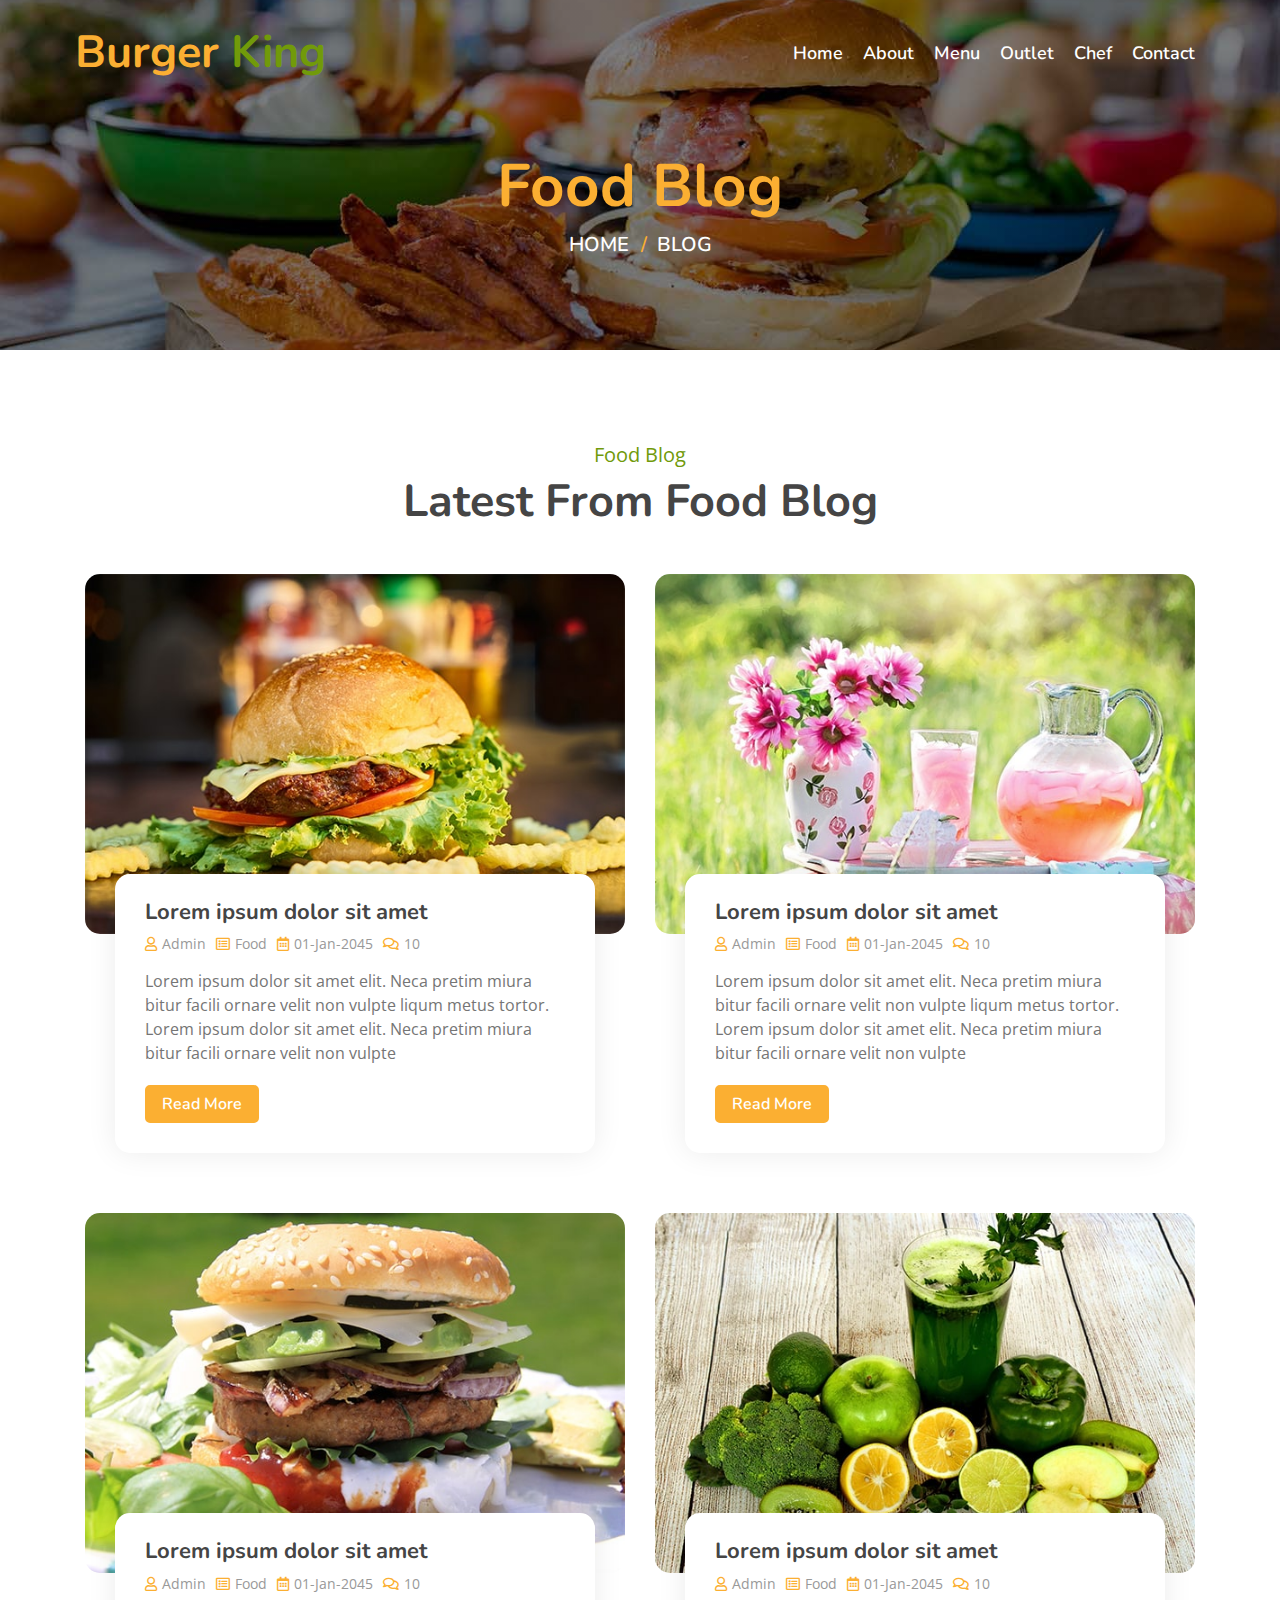
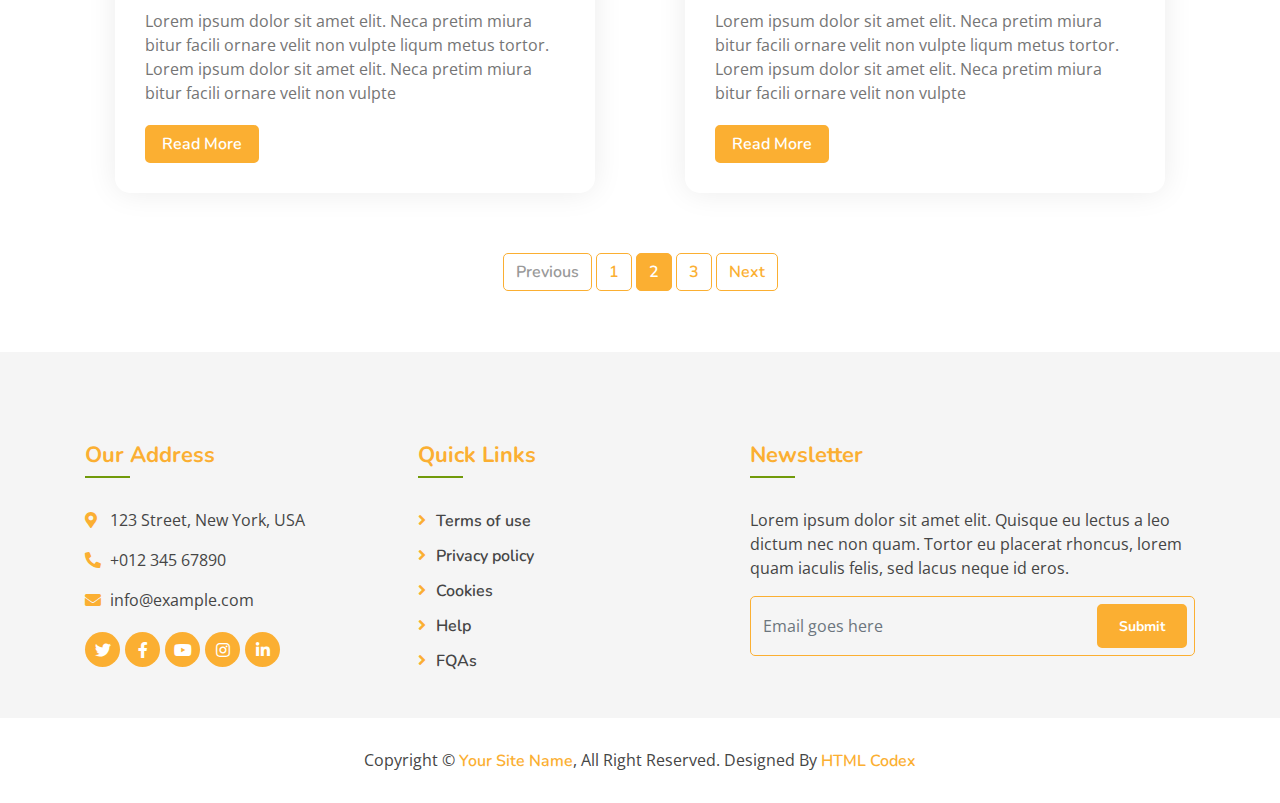
<file: blog.html>
<!DOCTYPE html>
<html lang="en">
    <head>
        <meta charset="utf-8">
        <title>Burger King - Food Website Template</title>
        <meta content="width=device-width, initial-scale=1.0" name="viewport">
        <meta content="Free Website Template" name="keywords">
        <meta content="Free Website Template" name="description">

        <!-- Favicon -->
        <link href="img/favicon.ico" rel="icon">

        <!-- Google Font -->
        <link href="https://fonts.googleapis.com/css?family=Open+Sans:300,400|Nunito:600,700" rel="stylesheet"> 
        
        <!-- CSS Libraries -->
        <link href="https://stackpath.bootstrapcdn.com/bootstrap/4.4.1/css/bootstrap.min.css" rel="stylesheet">
        <link href="https://cdnjs.cloudflare.com/ajax/libs/font-awesome/5.10.0/css/all.min.css" rel="stylesheet">
        <link href="lib/animate/animate.min.css" rel="stylesheet">
        <link href="lib/owlcarousel/assets/owl.carousel.min.css" rel="stylesheet">
        <link href="lib/flaticon/font/flaticon.css" rel="stylesheet">
        <link href="lib/tempusdominus/css/tempusdominus-bootstrap-4.min.css" rel="stylesheet" />

        <!-- Template Stylesheet -->
        <link href="css/style.css" rel="stylesheet">
    </head>

    <body>
        <!-- Nav Bar Start -->
        <div class="navbar navbar-expand-lg bg-light navbar-light">
            <div class="container-fluid">
                <a href="index.html" class="navbar-brand">Burger <span>King</span></a>
                <button type="button" class="navbar-toggler" data-toggle="collapse" data-target="#navbarCollapse">
                    <span class="navbar-toggler-icon"></span>
                </button>

                <div class="collapse navbar-collapse justify-content-between" id="navbarCollapse">
                    <div class="navbar-nav ml-auto">
                        <a href="index.html" class="nav-item nav-link">Home</a>
                        <a href="about.html" class="nav-item nav-link">About</a>
                        <a href="menu.html" class="nav-item nav-link">Menu</a>
                        <a href="outlet.html" class="nav-item nav-link">Outlet</a>
                        <a href="team.html" class="nav-item nav-link">Chef</a>
                        <a href="contact.html" class="nav-item nav-link">Contact</a>
                    </div>
                </div>
            </div>
        </div>
        <!-- Nav Bar End -->
        
        
        <!-- Page Header Start -->
        <div class="page-header">
            <div class="container">
                <div class="row">
                    <div class="col-12">
                        <h2>Food Blog</h2>
                    </div>
                    <div class="col-12">
                        <a href="">Home</a>
                        <a href="">Blog</a>
                    </div>
                </div>
            </div>
        </div>
        <!-- Page Header End -->
        
        
        <!-- Blog Start -->
        <div class="blog">
            <div class="container">
                <div class="section-header text-center">
                    <p>Food Blog</p>
                    <h2>Latest From Food Blog</h2>
                </div>
                <div class="row">
                    <div class="col-md-6">
                        <div class="blog-item">
                            <div class="blog-img">
                                <img src="img/blog-1.jpg" alt="Blog">
                            </div>
                            <div class="blog-content">
                                <h2 class="blog-title">Lorem ipsum dolor sit amet</h2>
                                <div class="blog-meta">
                                    <p><i class="far fa-user"></i>Admin</p>
                                    <p><i class="far fa-list-alt"></i>Food</p>
                                    <p><i class="far fa-calendar-alt"></i>01-Jan-2045</p>
                                    <p><i class="far fa-comments"></i>10</p>
                                </div>
                                <div class="blog-text">
                                    <p>
                                        Lorem ipsum dolor sit amet elit. Neca pretim miura bitur facili ornare velit non vulpte liqum metus tortor. Lorem ipsum dolor sit amet elit. Neca pretim miura bitur facili ornare velit non vulpte
                                    </p>
                                    <a class="btn custom-btn" href="">Read More</a>
                                </div>
                            </div>
                        </div>
                    </div>
                    <div class="col-md-6">
                        <div class="blog-item">
                            <div class="blog-img">
                                <img src="img/blog-2.jpg" alt="Blog">
                            </div>
                            <div class="blog-content">
                                <h2 class="blog-title">Lorem ipsum dolor sit amet</h2>
                                <div class="blog-meta">
                                    <p><i class="far fa-user"></i>Admin</p>
                                    <p><i class="far fa-list-alt"></i>Food</p>
                                    <p><i class="far fa-calendar-alt"></i>01-Jan-2045</p>
                                    <p><i class="far fa-comments"></i>10</p>
                                </div>
                                <div class="blog-text">
                                    <p>
                                        Lorem ipsum dolor sit amet elit. Neca pretim miura bitur facili ornare velit non vulpte liqum metus tortor. Lorem ipsum dolor sit amet elit. Neca pretim miura bitur facili ornare velit non vulpte
                                    </p>
                                    <a class="btn custom-btn" href="">Read More</a>
                                </div>
                            </div>
                        </div>
                    </div>
                    <div class="col-md-6">
                        <div class="blog-item">
                            <div class="blog-img">
                                <img src="img/blog-3.jpg" alt="Blog">
                            </div>
                            <div class="blog-content">
                                <h2 class="blog-title">Lorem ipsum dolor sit amet</h2>
                                <div class="blog-meta">
                                    <p><i class="far fa-user"></i>Admin</p>
                                    <p><i class="far fa-list-alt"></i>Food</p>
                                    <p><i class="far fa-calendar-alt"></i>01-Jan-2045</p>
                                    <p><i class="far fa-comments"></i>10</p>
                                </div>
                                <div class="blog-text">
                                    <p>
                                        Lorem ipsum dolor sit amet elit. Neca pretim miura bitur facili ornare velit non vulpte liqum metus tortor. Lorem ipsum dolor sit amet elit. Neca pretim miura bitur facili ornare velit non vulpte
                                    </p>
                                    <a class="btn custom-btn" href="">Read More</a>
                                </div>
                            </div>
                        </div>
                    </div>
                    <div class="col-md-6">
                        <div class="blog-item">
                            <div class="blog-img">
                                <img src="img/blog-4.jpg" alt="Blog">
                            </div>
                            <div class="blog-content">
                                <h2 class="blog-title">Lorem ipsum dolor sit amet</h2>
                                <div class="blog-meta">
                                    <p><i class="far fa-user"></i>Admin</p>
                                    <p><i class="far fa-list-alt"></i>Food</p>
                                    <p><i class="far fa-calendar-alt"></i>01-Jan-2045</p>
                                    <p><i class="far fa-comments"></i>10</p>
                                </div>
                                <div class="blog-text">
                                    <p>
                                        Lorem ipsum dolor sit amet elit. Neca pretim miura bitur facili ornare velit non vulpte liqum metus tortor. Lorem ipsum dolor sit amet elit. Neca pretim miura bitur facili ornare velit non vulpte
                                    </p>
                                    <a class="btn custom-btn" href="">Read More</a>
                                </div>
                            </div>
                        </div>
                    </div>
                </div>
                <div class="row">
                    <div class="col-12">
                        <ul class="pagination justify-content-center">
                            <li class="page-item disabled"><a class="page-link" href="#">Previous</a></li>
                            <li class="page-item"><a class="page-link" href="#">1</a></li>
                            <li class="page-item active"><a class="page-link" href="#">2</a></li>
                            <li class="page-item"><a class="page-link" href="#">3</a></li>
                            <li class="page-item"><a class="page-link" href="#">Next</a></li>
                        </ul> 
                    </div>
                </div>
            </div>
        </div>
        <!-- Blog End -->


        <!-- Footer Start -->
        <div class="footer">
            <div class="container">
                <div class="row">
                    <div class="col-lg-7">
                        <div class="row">
                            <div class="col-md-6">
                                <div class="footer-contact">
                                    <h2>Our Address</h2>
                                    <p><i class="fa fa-map-marker-alt"></i>123 Street, New York, USA</p>
                                    <p><i class="fa fa-phone-alt"></i>+012 345 67890</p>
                                    <p><i class="fa fa-envelope"></i>info@example.com</p>
                                    <div class="footer-social">
                                        <a href=""><i class="fab fa-twitter"></i></a>
                                        <a href=""><i class="fab fa-facebook-f"></i></a>
                                        <a href=""><i class="fab fa-youtube"></i></a>
                                        <a href=""><i class="fab fa-instagram"></i></a>
                                        <a href=""><i class="fab fa-linkedin-in"></i></a>
                                    </div>
                                </div>
                            </div>
                            <div class="col-md-6">
                                <div class="footer-link">
                                    <h2>Quick Links</h2>
                                    <a href="">Terms of use</a>
                                    <a href="">Privacy policy</a>
                                    <a href="">Cookies</a>
                                    <a href="">Help</a>
                                    <a href="">FQAs</a>
                                </div>
                            </div>
                        </div>
                    </div>
                    <div class="col-lg-5">
                        <div class="footer-newsletter">
                            <h2>Newsletter</h2>
                            <p>
                                Lorem ipsum dolor sit amet elit. Quisque eu lectus a leo dictum nec non quam. Tortor eu placerat rhoncus, lorem quam iaculis felis, sed lacus neque id eros.
                            </p>
                            <div class="form">
                                <input class="form-control" placeholder="Email goes here">
                                <button class="btn custom-btn">Submit</button>
                            </div>
                        </div>
                    </div>
                </div>
            </div>
            <div class="copyright">
                <div class="container">
                    <p>Copyright &copy; <a href="#">Your Site Name</a>, All Right Reserved.</p>
                    <p>Designed By <a href="https://htmlcodex.com">HTML Codex</a></p>
                </div>
            </div>
        </div>
        <!-- Footer End -->

        <a href="#" class="back-to-top"><i class="fa fa-chevron-up"></i></a>

        <!-- JavaScript Libraries -->
        <script src="https://code.jquery.com/jquery-3.4.1.min.js"></script>
        <script src="https://stackpath.bootstrapcdn.com/bootstrap/4.4.1/js/bootstrap.bundle.min.js"></script>
        <script src="lib/easing/easing.min.js"></script>
        <script src="lib/owlcarousel/owl.carousel.min.js"></script>
        <script src="lib/tempusdominus/js/moment.min.js"></script>
        <script src="lib/tempusdominus/js/moment-timezone.min.js"></script>
        <script src="lib/tempusdominus/js/tempusdominus-bootstrap-4.min.js"></script>
        
        <!-- Contact Javascript File -->
        <script src="mail/jqBootstrapValidation.min.js"></script>
        <script src="mail/contact.js"></script>

        <!-- Template Javascript -->
        <script src="js/main.js"></script>
    </body>
</html>
</file>
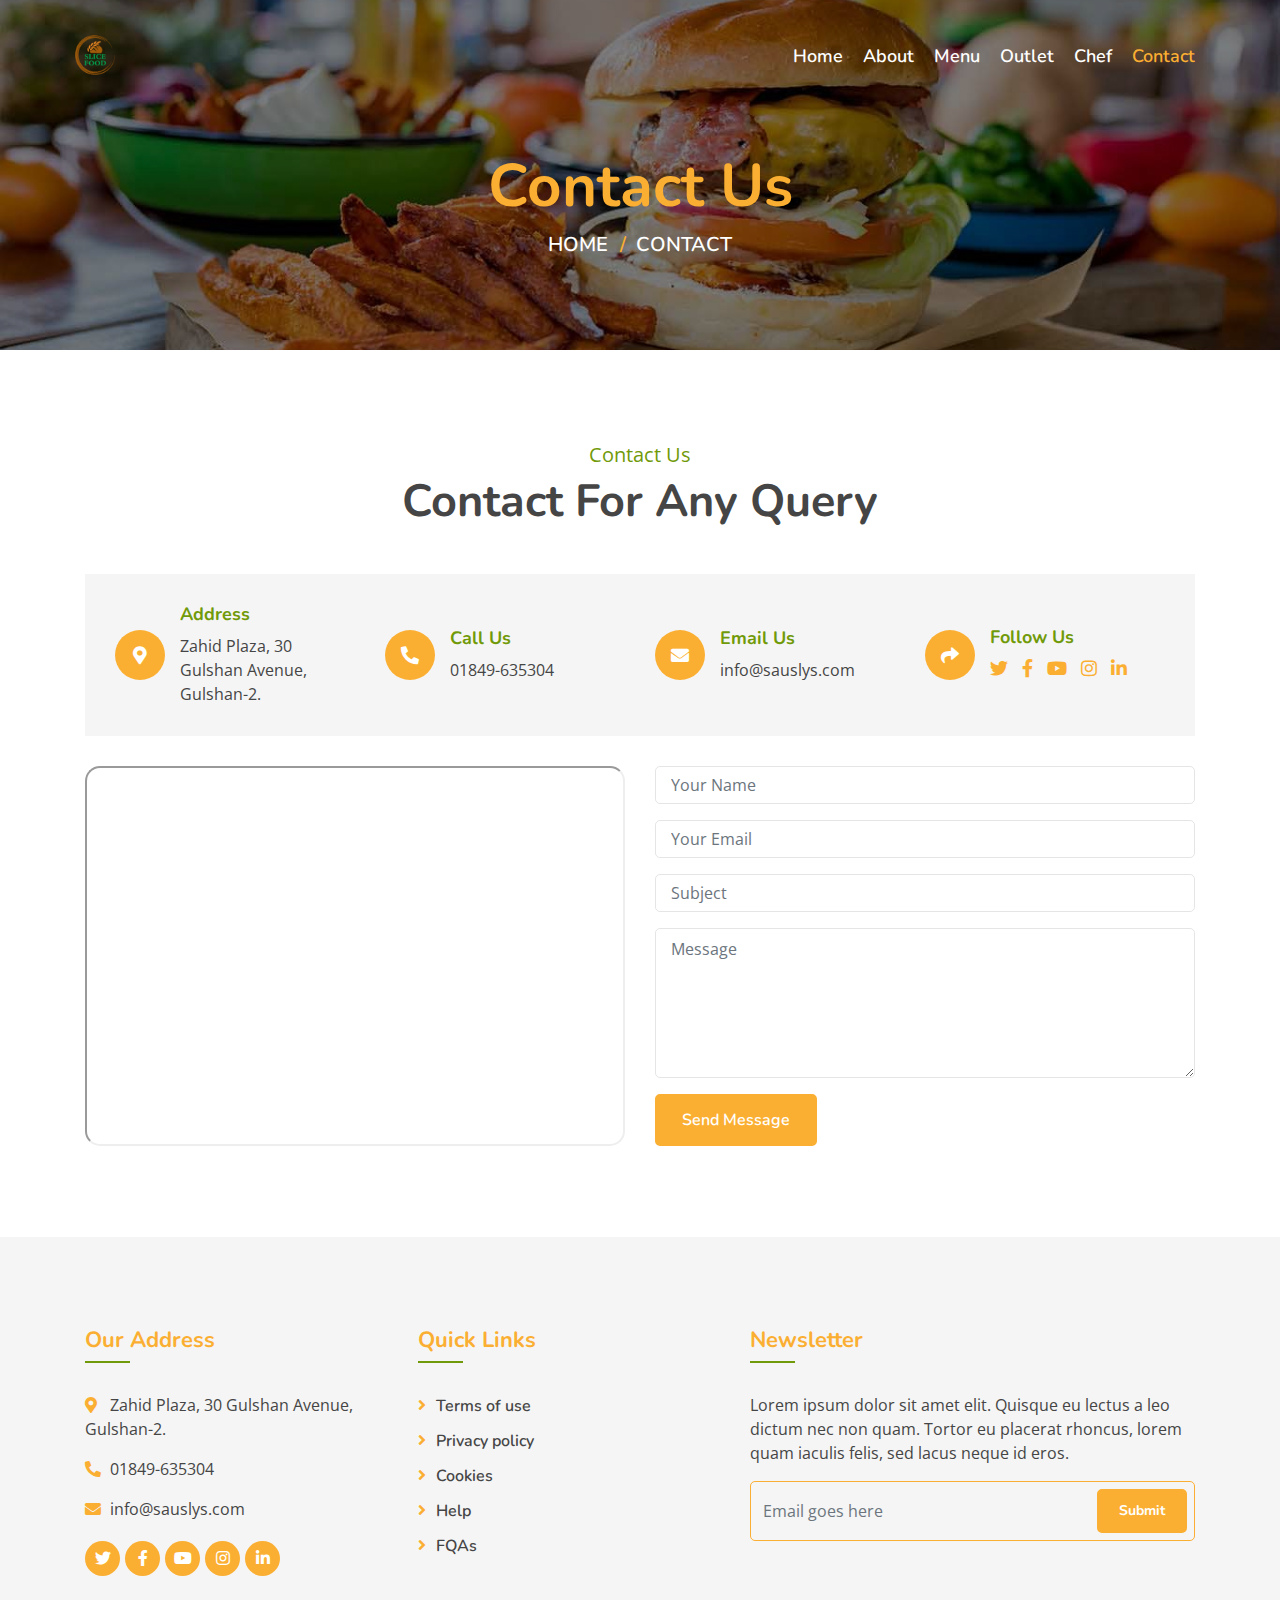
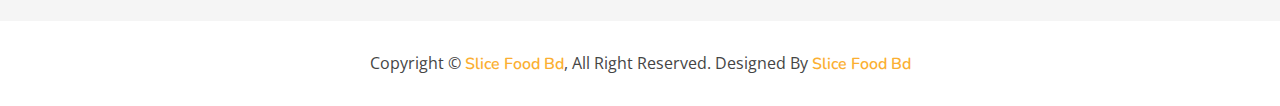
<file: contact.html>
<!DOCTYPE html>
<html lang="en">

<head>
    <meta charset="utf-8">
    <title>Slice Food - Contact Us</title>
    <meta content="width=device-width, initial-scale=1.0" name="viewport">
    <meta content="Free Website Template" name="keywords">
    <meta content="Free Website Template" name="description">

    <!-- Favicon -->
    <link href="img/favicon.ico" rel="icon">

    <!-- Google Font -->
    <link href="https://fonts.googleapis.com/css?family=Open+Sans:300,400|Nunito:600,700" rel="stylesheet">

    <!-- CSS Libraries -->
    <link href="https://stackpath.bootstrapcdn.com/bootstrap/4.4.1/css/bootstrap.min.css" rel="stylesheet">
    <link href="https://cdnjs.cloudflare.com/ajax/libs/font-awesome/5.10.0/css/all.min.css" rel="stylesheet">
    <link href="lib/animate/animate.min.css" rel="stylesheet">
    <link href="lib/owlcarousel/assets/owl.carousel.min.css" rel="stylesheet">
    <link href="lib/flaticon/font/flaticon.css" rel="stylesheet">
    <link href="lib/tempusdominus/css/tempusdominus-bootstrap-4.min.css" rel="stylesheet" />

    <!-- Template Stylesheet -->
    <link href="css/style.css" rel="stylesheet">
</head>

<body>
    <!-- Nav Bar Start -->
    <div class="navbar navbar-expand-lg bg-light navbar-light">
        <div class="container-fluid">
            <a href="index.html" class="navbar-brand"><img src="img/logo.png" alt=""></a>
            <button type="button" class="navbar-toggler" data-toggle="collapse" data-target="#navbarCollapse">
                <span class="navbar-toggler-icon"></span>
            </button>

            <div class="collapse navbar-collapse justify-content-between" id="navbarCollapse">
                <div class="navbar-nav ml-auto">
                    <a href="index.html" class="nav-item nav-link">Home</a>
                    <a href="about.html" class="nav-item nav-link">About</a>
                    <a href="menu.html" class="nav-item nav-link">Menu</a>
                    <a href="outlet.html" class="nav-item nav-link">Outlet</a>
                    <a href="team.html" class="nav-item nav-link">Chef</a>
                    <a href="contact.html" class="nav-item nav-link active">Contact</a>
                </div>
            </div>
        </div>
    </div>
    <!-- Nav Bar End -->


    <!-- Page Header Start -->
    <div class="page-header">
        <div class="container">
            <div class="row">
                <div class="col-12">
                    <h2>Contact Us</h2>
                </div>
                <div class="col-12">
                    <a href="">Home</a>
                    <a href="">Contact</a>
                </div>
            </div>
        </div>
    </div>
    <!-- Page Header End -->


    <!-- Contact Start -->
    <div class="contact">
        <div class="container">
            <div class="section-header text-center">
                <p>Contact Us</p>
                <h2>Contact For Any Query</h2>
            </div>
            <div class="row align-items-center contact-information">
                <div class="col-md-6 col-lg-3">
                    <div class="contact-info">
                        <div class="contact-icon">
                            <i class="fa fa-map-marker-alt"></i>
                        </div>
                        <div class="contact-text">
                            <h3>Address</h3>
                            <p>Zahid Plaza, 30 Gulshan Avenue, Gulshan-2.</p>
                        </div>
                    </div>
                </div>
                <div class="col-md-6 col-lg-3">
                    <div class="contact-info">
                        <div class="contact-icon">
                            <i class="fa fa-phone-alt"></i>
                        </div>
                        <div class="contact-text">
                            <h3>Call Us</h3>
                            <p>01849-635304</p>
                        </div>
                    </div>
                </div>
                <div class="col-md-6 col-lg-3">
                    <div class="contact-info">
                        <div class="contact-icon">
                            <i class="fa fa-envelope"></i>
                        </div>
                        <div class="contact-text">
                            <h3>Email Us</h3>
                            <p>info@sauslys.com</p>
                        </div>
                    </div>
                </div>
                <div class="col-md-6 col-lg-3">
                    <div class="contact-info">
                        <div class="contact-icon">
                            <i class="fa fa-share"></i>
                        </div>
                        <div class="contact-text">
                            <h3>Follow Us</h3>
                            <div class="contact-social">
                                <a href=""><i class="fab fa-twitter"></i></a>
                                <a href=""><i class="fab fa-facebook-f"></i></a>
                                <a href=""><i class="fab fa-youtube"></i></a>
                                <a href=""><i class="fab fa-instagram"></i></a>
                                <a href=""><i class="fab fa-linkedin-in"></i></a>
                            </div>
                        </div>
                    </div>
                </div>
            </div>
            <div class="row contact-form">
                <div class="col-md-6">
                    <iframe
                        src="https://www.google.com/maps/embed?pb=!1m18!1m12!1m3!1d1825.3297540959288!2d90.41375546577181!3d23.79513626322609!2m3!1f0!2f0!3f0!3m2!1i1024!2i768!4f13.1!3m3!1m2!1s0x3755c7a7053d7323%3A0x2412b1eceec4f7df!2sSauslys%20Foods!5e0!3m2!1sen!2sbd!4v1765086400583!5m2!1sen!2sbd"
                        allowfullscreen="" loading="lazy" referrerpolicy="no-referrer-when-downgrade"></iframe>
                    
                </div>
                <div class="col-md-6">
                    <div id="success"></div>
                    <form name="sentMessage" id="contactForm" novalidate="novalidate">
                        <div class="control-group">
                            <input type="text" class="form-control" id="name" placeholder="Your Name"
                                required="required" data-validation-required-message="Please enter your name" />
                            <p class="help-block text-danger"></p>
                        </div>
                        <div class="control-group">
                            <input type="email" class="form-control" id="email" placeholder="Your Email"
                                required="required" data-validation-required-message="Please enter your email" />
                            <p class="help-block text-danger"></p>
                        </div>
                        <div class="control-group">
                            <input type="text" class="form-control" id="subject" placeholder="Subject"
                                required="required" data-validation-required-message="Please enter a subject" />
                            <p class="help-block text-danger"></p>
                        </div>
                        <div class="control-group">
                            <textarea class="form-control" id="message" placeholder="Message" required="required"
                                data-validation-required-message="Please enter your message"></textarea>
                            <p class="help-block text-danger"></p>
                        </div>
                        <div>
                            <button class="btn custom-btn" type="submit" id="sendMessageButton">Send Message</button>
                        </div>
                    </form>
                </div>
            </div>
        </div>
    </div>
    <!-- Contact End -->


    <!-- Footer Start -->
    <div class="footer">
        <div class="container">
            <div class="row">
                <div class="col-lg-7">
                    <div class="row">
                        <div class="col-md-6">
                            <div class="footer-contact">
                                <h2>Our Address</h2>
                                <p><i class="fa fa-map-marker-alt"></i>Zahid Plaza, 30 Gulshan Avenue, Gulshan-2.</p>
                                <p><i class="fa fa-phone-alt"></i>01849-635304</p>
                                <p><i class="fa fa-envelope"></i>info@sauslys.com</p>
                                <div class="footer-social">
                                    <a href=""><i class="fab fa-twitter"></i></a>
                                    <a href=""><i class="fab fa-facebook-f"></i></a>
                                    <a href=""><i class="fab fa-youtube"></i></a>
                                    <a href=""><i class="fab fa-instagram"></i></a>
                                    <a href=""><i class="fab fa-linkedin-in"></i></a>
                                </div>
                            </div>
                        </div>
                        <div class="col-md-6">
                            <div class="footer-link">
                                <h2>Quick Links</h2>
                                <a href="">Terms of use</a>
                                <a href="">Privacy policy</a>
                                <a href="">Cookies</a>
                                <a href="">Help</a>
                                <a href="">FQAs</a>
                            </div>
                        </div>
                    </div>
                </div>
                <div class="col-lg-5">
                    <div class="footer-newsletter">
                        <h2>Newsletter</h2>
                        <p>
                            Lorem ipsum dolor sit amet elit. Quisque eu lectus a leo dictum nec non quam. Tortor eu
                            placerat rhoncus, lorem quam iaculis felis, sed lacus neque id eros.
                        </p>
                        <div class="form">
                            <input class="form-control" placeholder="Email goes here">
                            <button class="btn custom-btn">Submit</button>
                        </div>
                    </div>
                </div>
            </div>
        </div>
        <div class="copyright">
            <div class="container">
                <p>Copyright &copy; <a href="https://slicefoodbd.com/">Slice Food Bd</a>, All Right Reserved.</p>
                <p>Designed By <a href="https://slicefoodbd.com/">Slice Food Bd</a></p>
            </div>
        </div>
    </div>
    <!-- Footer End -->

    <a href="#" class="back-to-top"><i class="fa fa-chevron-up"></i></a>

    <!-- JavaScript Libraries -->
    <script src="https://code.jquery.com/jquery-3.4.1.min.js"></script>
    <script src="https://stackpath.bootstrapcdn.com/bootstrap/4.4.1/js/bootstrap.bundle.min.js"></script>
    <script src="lib/easing/easing.min.js"></script>
    <script src="lib/owlcarousel/owl.carousel.min.js"></script>
    <script src="lib/tempusdominus/js/moment.min.js"></script>
    <script src="lib/tempusdominus/js/moment-timezone.min.js"></script>
    <script src="lib/tempusdominus/js/tempusdominus-bootstrap-4.min.js"></script>

    <!-- Contact Javascript File -->
    <script src="mail/jqBootstrapValidation.min.js"></script>
    <script src="mail/contact.js"></script>

    <!-- Template Javascript -->
    <script src="js/main.js"></script>
</body>

</html>
</file>
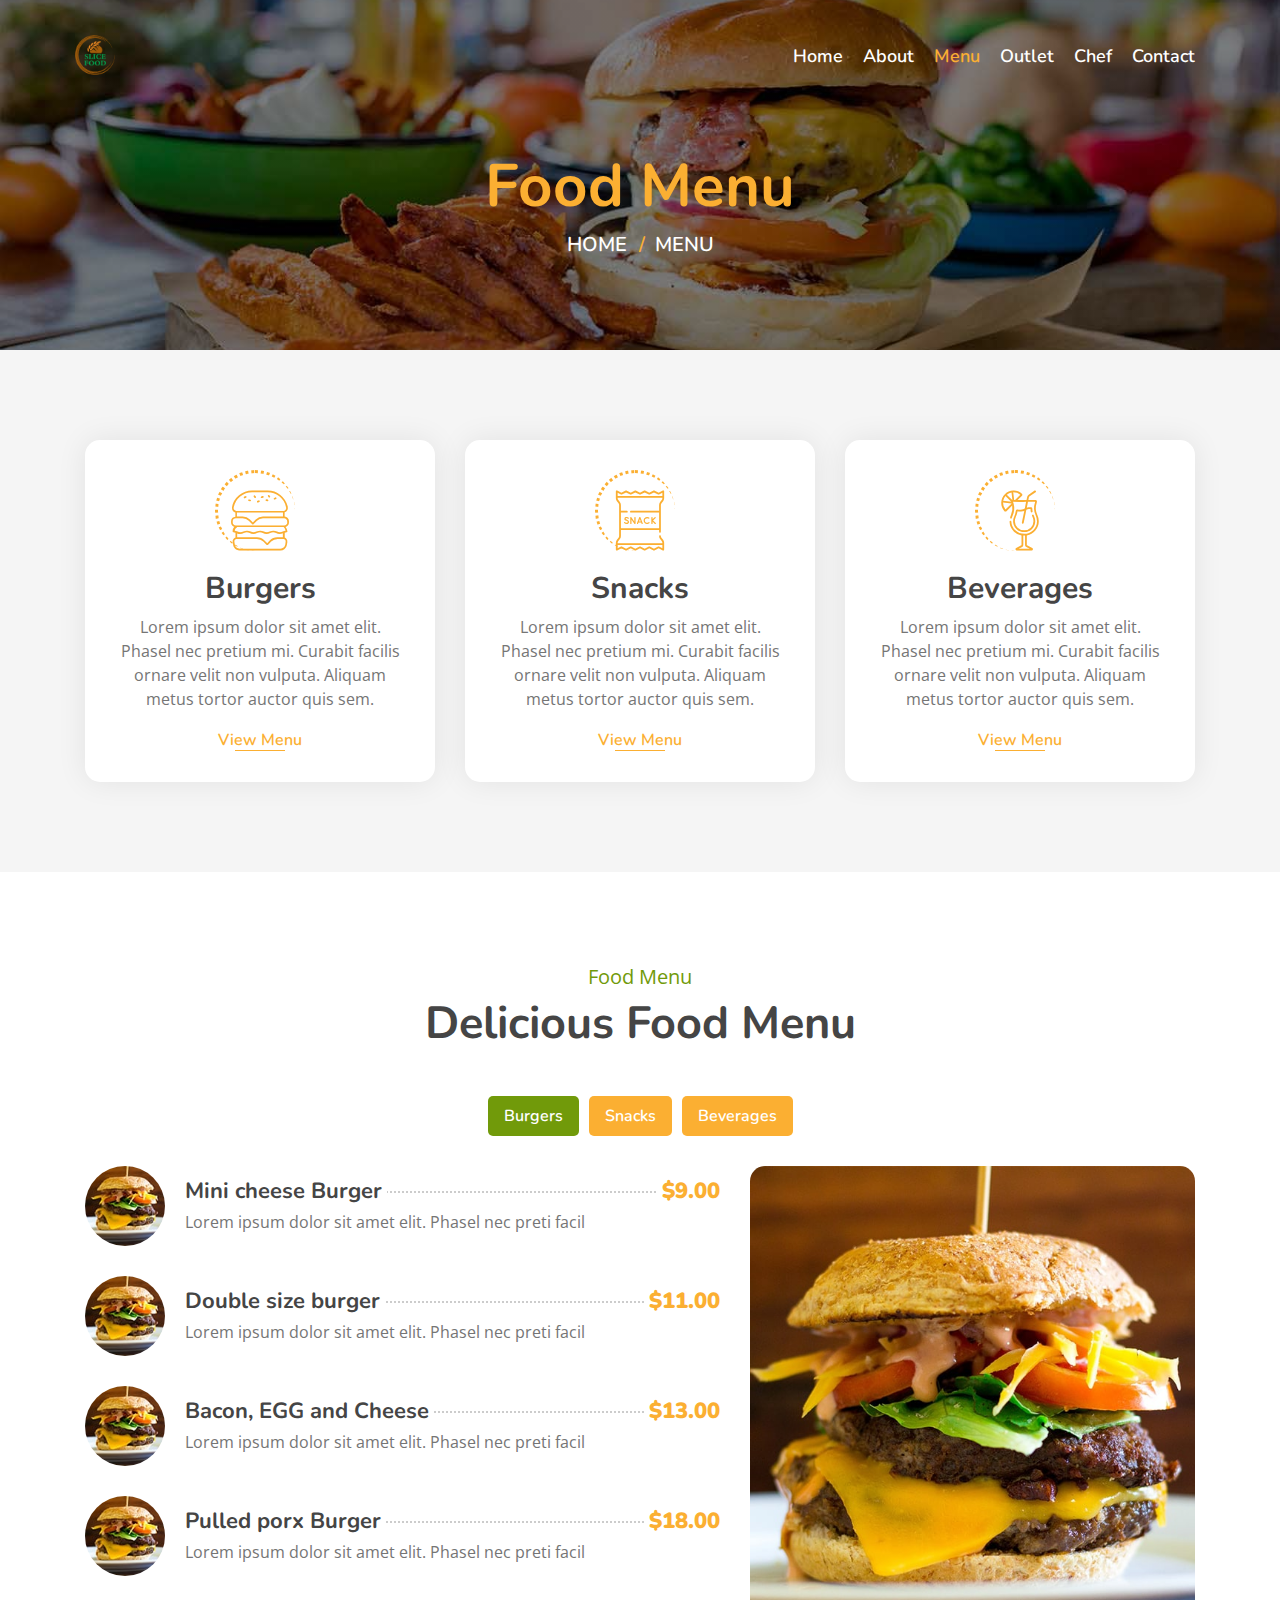
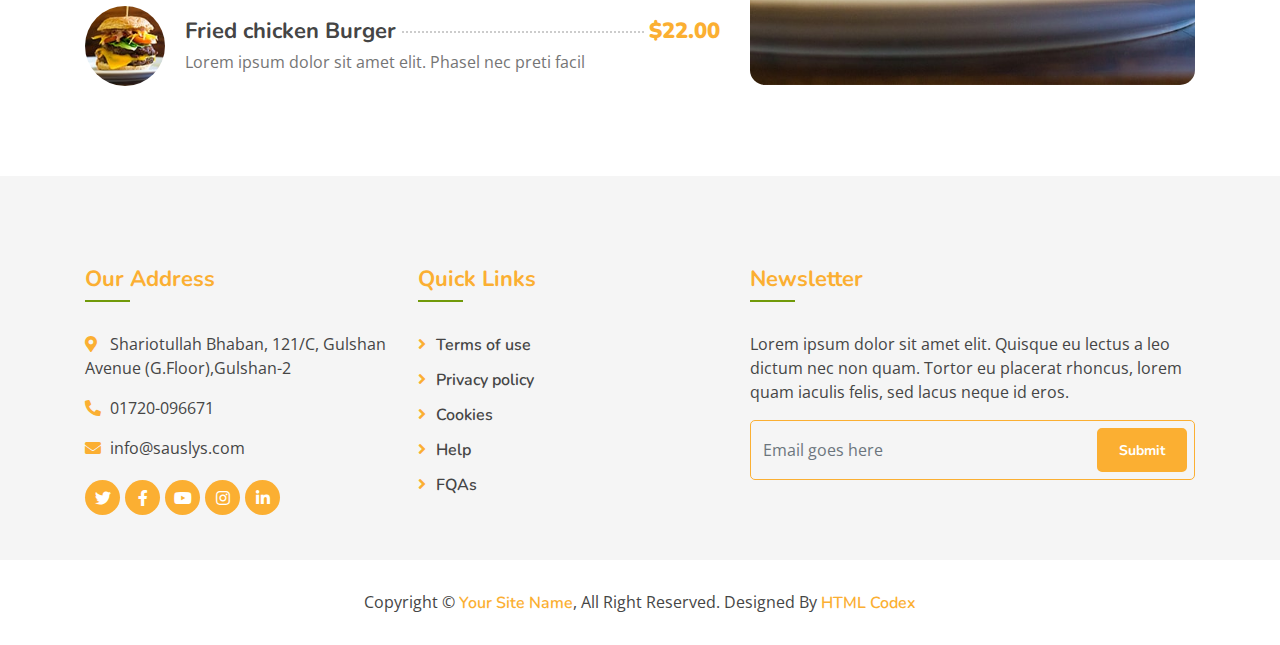
<file: menu.html>
<!DOCTYPE html>
<html lang="en">

<head>
    <meta charset="utf-8">
    <title>Burger King - Food Website Template</title>
    <meta content="width=device-width, initial-scale=1.0" name="viewport">
    <meta content="Free Website Template" name="keywords">
    <meta content="Free Website Template" name="description">

    <!-- Favicon -->
    <link href="img/favicon.ico" rel="icon">

    <!-- Google Font -->
    <link href="https://fonts.googleapis.com/css?family=Open+Sans:300,400|Nunito:600,700" rel="stylesheet">

    <!-- CSS Libraries -->
    <link href="https://stackpath.bootstrapcdn.com/bootstrap/4.4.1/css/bootstrap.min.css" rel="stylesheet">
    <link href="https://cdnjs.cloudflare.com/ajax/libs/font-awesome/5.10.0/css/all.min.css" rel="stylesheet">
    <link href="lib/animate/animate.min.css" rel="stylesheet">
    <link href="lib/owlcarousel/assets/owl.carousel.min.css" rel="stylesheet">
    <link href="lib/flaticon/font/flaticon.css" rel="stylesheet">
    <link href="lib/tempusdominus/css/tempusdominus-bootstrap-4.min.css" rel="stylesheet" />

    <!-- Template Stylesheet -->
    <link href="css/style.css" rel="stylesheet">
</head>

<body>
    <!-- Nav Bar Start -->
    <div class="navbar navbar-expand-lg bg-light navbar-light">
        <div class="container-fluid">
            <a href="index.html" class="navbar-brand"><img src="img/logo.png" alt=""></a>
            <button type="button" class="navbar-toggler" data-toggle="collapse" data-target="#navbarCollapse">
                <span class="navbar-toggler-icon"></span>
            </button>

            <div class="collapse navbar-collapse justify-content-between" id="navbarCollapse">
                <div class="collapse navbar-collapse justify-content-between" id="navbarCollapse">
                    <div class="navbar-nav ml-auto">
                        <a href="index.html" class="nav-item nav-link">Home</a>
                        <a href="about.html" class="nav-item nav-link ">About</a>
                        <a href="menu.html" class="nav-item nav-link active">Menu</a>
                        <a href="outlet.html" class="nav-item nav-link">Outlet</a>
                        <a href="team.html" class="nav-item nav-link">Chef</a>
                        <a href="contact.html" class="nav-item nav-link">Contact</a>
                    </div>
                </div>
            </div>
        </div>
    </div>
    <!-- Nav Bar End -->


    <!-- Page Header Start -->
    <div class="page-header mb-0">
        <div class="container">
            <div class="row">
                <div class="col-12">
                    <h2>Food Menu</h2>
                </div>
                <div class="col-12">
                    <a href="">Home</a>
                    <a href="">Menu</a>
                </div>
            </div>
        </div>
    </div>
    <!-- Page Header End -->


    <!-- Food Start -->
    <div class="food mt-0">
        <div class="container">
            <div class="row align-items-center">
                <div class="col-md-4">
                    <div class="food-item">
                        <i class="flaticon-burger"></i>
                        <h2>Burgers</h2>
                        <p>
                            Lorem ipsum dolor sit amet elit. Phasel nec pretium mi. Curabit facilis ornare velit non
                            vulputa. Aliquam metus tortor auctor quis sem.
                        </p>
                        <a href="">View Menu</a>
                    </div>
                </div>
                <div class="col-md-4">
                    <div class="food-item">
                        <i class="flaticon-snack"></i>
                        <h2>Snacks</h2>
                        <p>
                            Lorem ipsum dolor sit amet elit. Phasel nec pretium mi. Curabit facilis ornare velit non
                            vulputa. Aliquam metus tortor auctor quis sem.
                        </p>
                        <a href="">View Menu</a>
                    </div>
                </div>
                <div class="col-md-4">
                    <div class="food-item">
                        <i class="flaticon-cocktail"></i>
                        <h2>Beverages</h2>
                        <p>
                            Lorem ipsum dolor sit amet elit. Phasel nec pretium mi. Curabit facilis ornare velit non
                            vulputa. Aliquam metus tortor auctor quis sem.
                        </p>
                        <a href="">View Menu</a>
                    </div>
                </div>
            </div>
        </div>
    </div>
    <!-- Food End -->


    <!-- Menu Start -->
    <div class="menu">
        <div class="container">
            <div class="section-header text-center">
                <p>Food Menu</p>
                <h2>Delicious Food Menu</h2>
            </div>
            <div class="menu-tab">
                <ul class="nav nav-pills justify-content-center">
                    <li class="nav-item">
                        <a class="nav-link active" data-toggle="pill" href="#burgers">Burgers</a>
                    </li>
                    <li class="nav-item">
                        <a class="nav-link" data-toggle="pill" href="#snacks">Snacks</a>
                    </li>
                    <li class="nav-item">
                        <a class="nav-link" data-toggle="pill" href="#beverages">Beverages</a>
                    </li>
                </ul>
                <div class="tab-content">
                    <div id="burgers" class="container tab-pane active">
                        <div class="row">
                            <div class="col-lg-7 col-md-12">
                                <div class="menu-item">
                                    <div class="menu-img">
                                        <img src="img/menu-burger.jpg" alt="Image">
                                    </div>
                                    <div class="menu-text">
                                        <h3><span>Mini cheese Burger</span> <strong>$9.00</strong></h3>
                                        <p>Lorem ipsum dolor sit amet elit. Phasel nec preti facil</p>
                                    </div>
                                </div>
                                <div class="menu-item">
                                    <div class="menu-img">
                                        <img src="img/menu-burger.jpg" alt="Image">
                                    </div>
                                    <div class="menu-text">
                                        <h3><span>Double size burger</span> <strong>$11.00</strong></h3>
                                        <p>Lorem ipsum dolor sit amet elit. Phasel nec preti facil</p>
                                    </div>
                                </div>
                                <div class="menu-item">
                                    <div class="menu-img">
                                        <img src="img/menu-burger.jpg" alt="Image">
                                    </div>
                                    <div class="menu-text">
                                        <h3><span>Bacon, EGG and Cheese</span> <strong>$13.00</strong></h3>
                                        <p>Lorem ipsum dolor sit amet elit. Phasel nec preti facil</p>
                                    </div>
                                </div>
                                <div class="menu-item">
                                    <div class="menu-img">
                                        <img src="img/menu-burger.jpg" alt="Image">
                                    </div>
                                    <div class="menu-text">
                                        <h3><span>Pulled porx Burger</span> <strong>$18.00</strong></h3>
                                        <p>Lorem ipsum dolor sit amet elit. Phasel nec preti facil</p>
                                    </div>
                                </div>
                                <div class="menu-item">
                                    <div class="menu-img">
                                        <img src="img/menu-burger.jpg" alt="Image">
                                    </div>
                                    <div class="menu-text">
                                        <h3><span>Fried chicken Burger</span> <strong>$22.00</strong></h3>
                                        <p>Lorem ipsum dolor sit amet elit. Phasel nec preti facil</p>
                                    </div>
                                </div>
                            </div>
                            <div class="col-lg-5 d-none d-lg-block">
                                <img src="img/menu-burger-img.jpg" alt="Image">
                            </div>
                        </div>
                    </div>
                    <div id="snacks" class="container tab-pane fade">
                        <div class="row">
                            <div class="col-lg-7 col-md-12">
                                <div class="menu-item">
                                    <div class="menu-img">
                                        <img src="img/menu-snack.jpg" alt="Image">
                                    </div>
                                    <div class="menu-text">
                                        <h3><span>Corn Tikki - Spicy fried Aloo</span> <strong>$15.00</strong></h3>
                                        <p>Lorem ipsum dolor sit amet elit. Phasel nec preti facil</p>
                                    </div>
                                </div>
                                <div class="menu-item">
                                    <div class="menu-img">
                                        <img src="img/menu-snack.jpg" alt="Image">
                                    </div>
                                    <div class="menu-text">
                                        <h3><span>Bread besan Toast</span> <strong>$35.00</strong></h3>
                                        <p>Lorem ipsum dolor sit amet elit. Phasel nec preti facil</p>
                                    </div>
                                </div>
                                <div class="menu-item">
                                    <div class="menu-img">
                                        <img src="img/menu-snack.jpg" alt="Image">
                                    </div>
                                    <div class="menu-text">
                                        <h3><span>Healthy soya nugget snacks</span> <strong>$20.00</strong></h3>
                                        <p>Lorem ipsum dolor sit amet elit. Phasel nec preti facil</p>
                                    </div>
                                </div>
                                <div class="menu-item">
                                    <div class="menu-img">
                                        <img src="img/menu-snack.jpg" alt="Image">
                                    </div>
                                    <div class="menu-text">
                                        <h3><span>Tandoori Soya Chunks</span> <strong>$30.00</strong></h3>
                                        <p>Lorem ipsum dolor sit amet elit. Phasel nec preti facil</p>
                                    </div>
                                </div>
                            </div>
                            <div class="col-lg-5 d-none d-lg-block">
                                <img src="img/menu-snack-img.jpg" alt="Image">
                            </div>
                        </div>
                    </div>
                    <div id="beverages" class="container tab-pane fade">
                        <div class="row">
                            <div class="col-lg-7 col-md-12">
                                <div class="menu-item">
                                    <div class="menu-img">
                                        <img src="img/menu-beverage.jpg" alt="Image">
                                    </div>
                                    <div class="menu-text">
                                        <h3><span>Single Cup Brew</span> <strong>$7.00</strong></h3>
                                        <p>Lorem ipsum dolor sit amet elit. Phasel nec preti facil</p>
                                    </div>
                                </div>
                                <div class="menu-item">
                                    <div class="menu-img">
                                        <img src="img/menu-beverage.jpg" alt="Image">
                                    </div>
                                    <div class="menu-text">
                                        <h3><span>Caffe Americano</span> <strong>$9.00</strong></h3>
                                        <p>Lorem ipsum dolor sit amet elit. Phasel nec preti facil</p>
                                    </div>
                                </div>
                                <div class="menu-item">
                                    <div class="menu-img">
                                        <img src="img/menu-beverage.jpg" alt="Image">
                                    </div>
                                    <div class="menu-text">
                                        <h3><span>Caramel Macchiato</span> <strong>$15.00</strong></h3>
                                        <p>Lorem ipsum dolor sit amet elit. Phasel nec preti facil</p>
                                    </div>
                                </div>
                                <div class="menu-item">
                                    <div class="menu-img">
                                        <img src="img/menu-beverage.jpg" alt="Image">
                                    </div>
                                    <div class="menu-text">
                                        <h3><span>Standard black coffee</span> <strong>$8.00</strong></h3>
                                        <p>Lorem ipsum dolor sit amet elit. Phasel nec preti facil</p>
                                    </div>
                                </div>
                                <div class="menu-item">
                                    <div class="menu-img">
                                        <img src="img/menu-beverage.jpg" alt="Image">
                                    </div>
                                    <div class="menu-text">
                                        <h3><span>Standard black coffee</span> <strong>$12.00</strong></h3>
                                        <p>Lorem ipsum dolor sit amet elit. Phasel nec preti facil</p>
                                    </div>
                                </div>
                            </div>
                            <div class="col-lg-5 d-none d-lg-block">
                                <img src="img/menu-beverage-img.jpg" alt="Image">
                            </div>
                        </div>
                    </div>
                </div>
            </div>
        </div>
    </div>
    <!-- Menu End -->


    <!-- Footer Start -->
    <div class="footer">
        <div class="container">
            <div class="row">
                <div class="col-lg-7">
                    <div class="row">
                        <div class="col-md-6">
                            <div class="footer-contact">
                                <h2>Our Address</h2>
                                <p><i class="fa fa-map-marker-alt"></i>Shariotullah Bhaban, 121/C, Gulshan Avenue
                                    (G.Floor),Gulshan-2</p>
                                <p><i class="fa fa-phone-alt"></i>01720-096671</p>
                                <p><i class="fa fa-envelope"></i>info@sauslys.com</p>
                                <div class="footer-social">
                                    <a href=""><i class="fab fa-twitter"></i></a>
                                    <a href=""><i class="fab fa-facebook-f"></i></a>
                                    <a href=""><i class="fab fa-youtube"></i></a>
                                    <a href=""><i class="fab fa-instagram"></i></a>
                                    <a href=""><i class="fab fa-linkedin-in"></i></a>
                                </div>
                            </div>
                        </div>
                        <div class="col-md-6">
                            <div class="footer-link">
                                <h2>Quick Links</h2>
                                <a href="">Terms of use</a>
                                <a href="">Privacy policy</a>
                                <a href="">Cookies</a>
                                <a href="">Help</a>
                                <a href="">FQAs</a>
                            </div>
                        </div>
                    </div>
                </div>
                <div class="col-lg-5">
                    <div class="footer-newsletter">
                        <h2>Newsletter</h2>
                        <p>
                            Lorem ipsum dolor sit amet elit. Quisque eu lectus a leo dictum nec non quam. Tortor eu
                            placerat rhoncus, lorem quam iaculis felis, sed lacus neque id eros.
                        </p>
                        <div class="form">
                            <input class="form-control" placeholder="Email goes here">
                            <button class="btn custom-btn">Submit</button>
                        </div>
                    </div>
                </div>
            </div>
        </div>
        <div class="copyright">
            <div class="container">
                <p>Copyright &copy; <a href="#">Your Site Name</a>, All Right Reserved.</p>
                <p>Designed By <a href="https://htmlcodex.com">HTML Codex</a></p>
            </div>
        </div>
    </div>
    <!-- Footer End -->

    <a href="#" class="back-to-top"><i class="fa fa-chevron-up"></i></a>

    <!-- JavaScript Libraries -->
    <script src="https://code.jquery.com/jquery-3.4.1.min.js"></script>
    <script src="https://stackpath.bootstrapcdn.com/bootstrap/4.4.1/js/bootstrap.bundle.min.js"></script>
    <script src="lib/easing/easing.min.js"></script>
    <script src="lib/owlcarousel/owl.carousel.min.js"></script>
    <script src="lib/tempusdominus/js/moment.min.js"></script>
    <script src="lib/tempusdominus/js/moment-timezone.min.js"></script>
    <script src="lib/tempusdominus/js/tempusdominus-bootstrap-4.min.js"></script>

    <!-- Contact Javascript File -->
    <script src="mail/jqBootstrapValidation.min.js"></script>
    <script src="mail/contact.js"></script>

    <!-- Template Javascript -->
    <script src="js/main.js"></script>
</body>

</html>
</file>
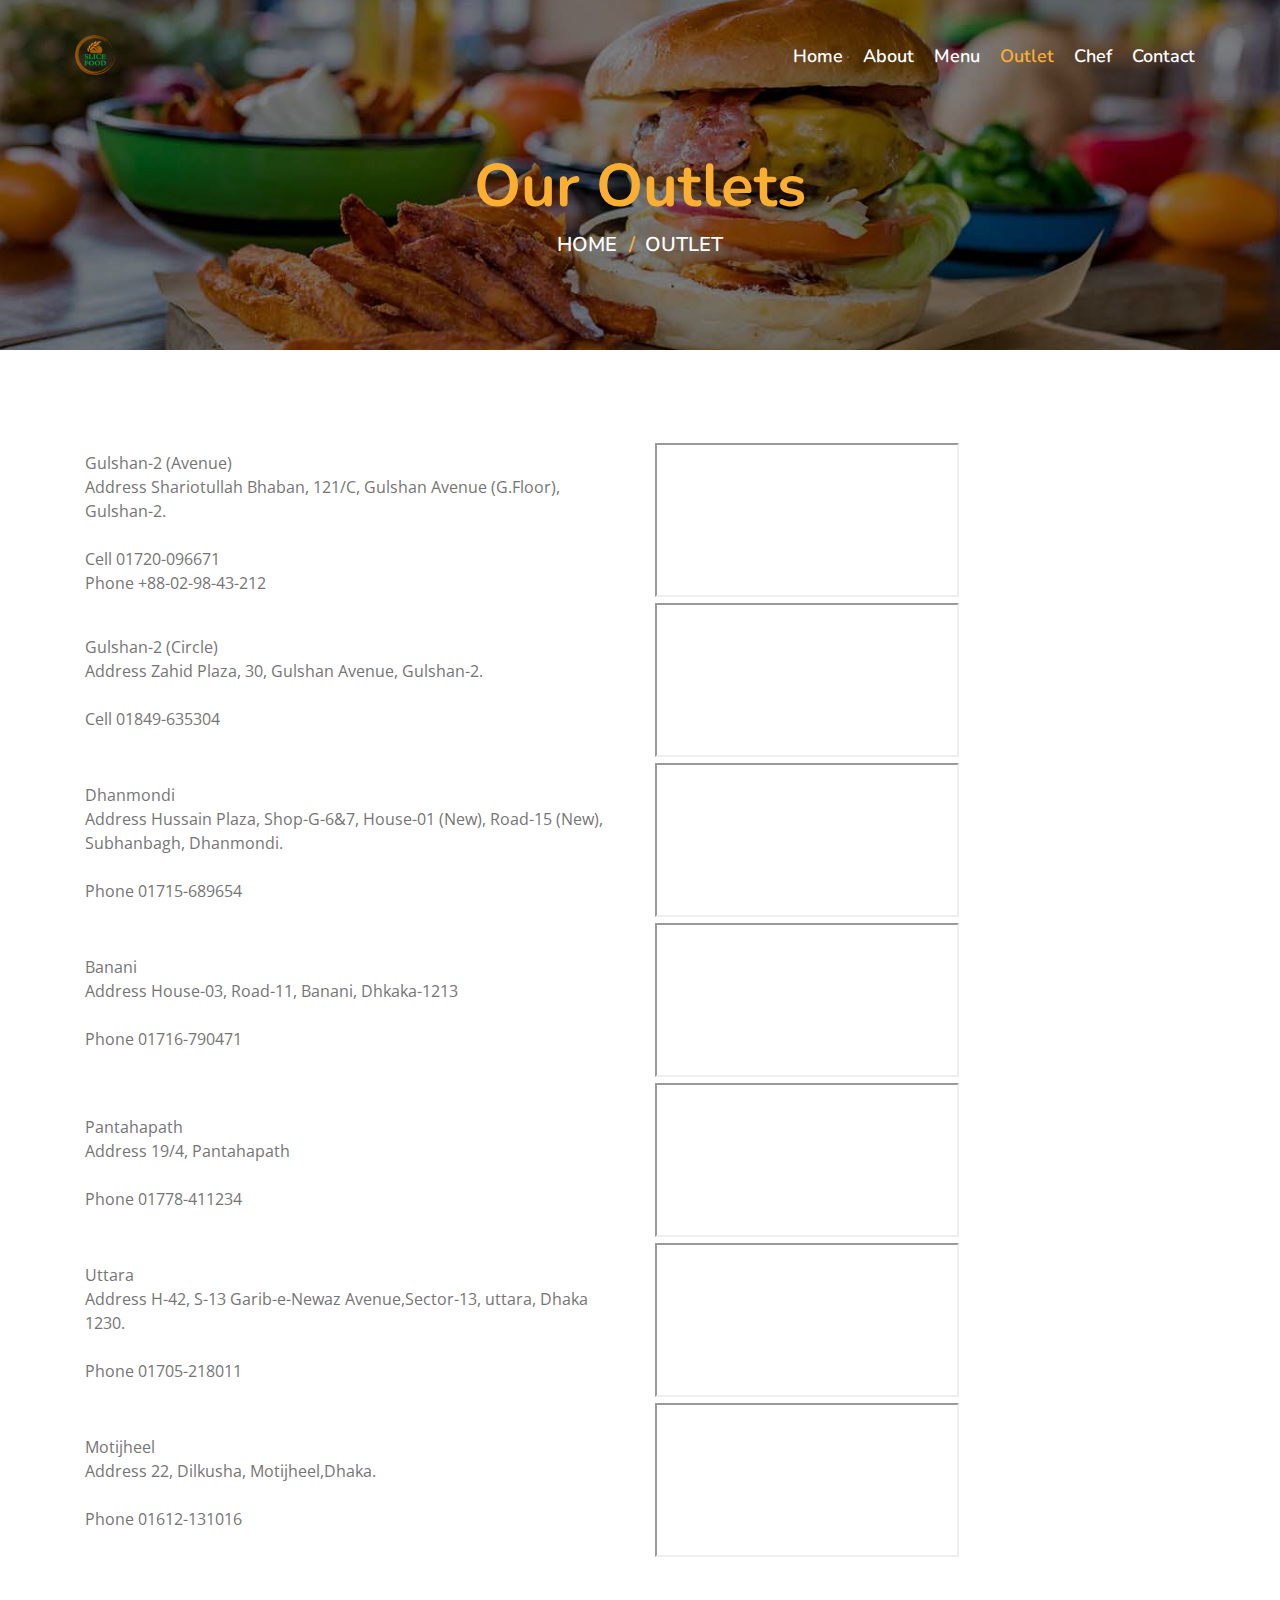
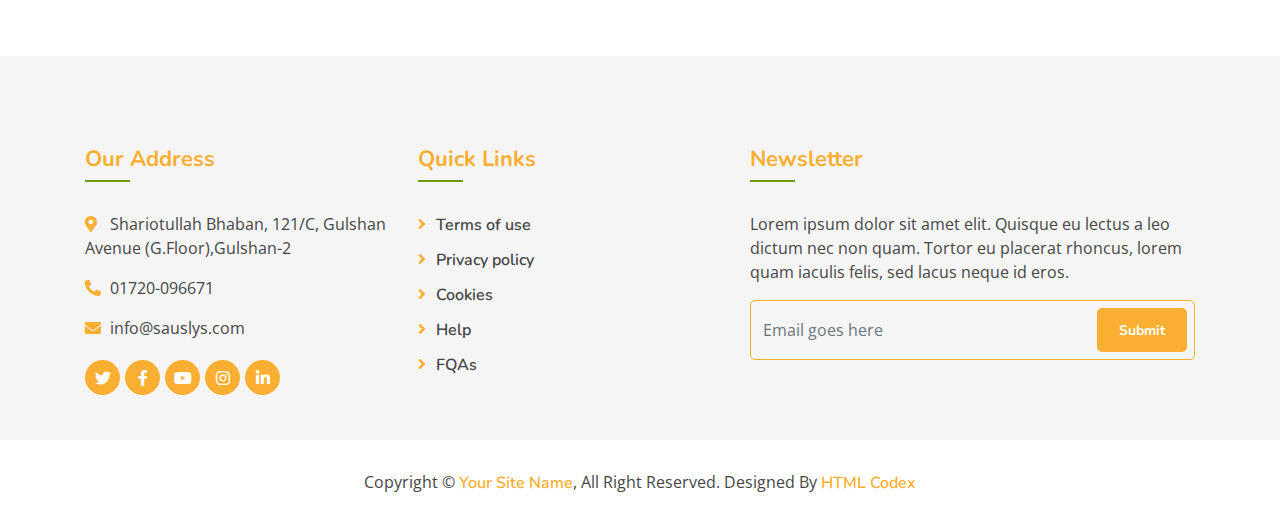
<file: outlet.html>
<!DOCTYPE html>
<html lang="en">

<head>
    <meta charset="utf-8">
    <title>Burger King - Food Website Template</title>
    <meta content="width=device-width, initial-scale=1.0" name="viewport">
    <meta content="Free Website Template" name="keywords">
    <meta content="Free Website Template" name="description">

    <!-- Favicon -->
    <link href="img/favicon.ico" rel="icon">

    <!-- Google Font -->
    <link href="https://fonts.googleapis.com/css?family=Open+Sans:300,400|Nunito:600,700" rel="stylesheet">

    <!-- CSS Libraries -->
    <link href="https://stackpath.bootstrapcdn.com/bootstrap/4.4.1/css/bootstrap.min.css" rel="stylesheet">
    <link href="https://cdnjs.cloudflare.com/ajax/libs/font-awesome/5.10.0/css/all.min.css" rel="stylesheet">
    <link href="lib/animate/animate.min.css" rel="stylesheet">
    <link href="lib/owlcarousel/assets/owl.carousel.min.css" rel="stylesheet">
    <link href="lib/flaticon/font/flaticon.css" rel="stylesheet">
    <link href="lib/tempusdominus/css/tempusdominus-bootstrap-4.min.css" rel="stylesheet" />

    <!-- Template Stylesheet -->
    <link href="css/style.css" rel="stylesheet">
</head>

<body>
    <!-- Nav Bar Start -->
    <div class="navbar navbar-expand-lg bg-light navbar-light">
        <div class="container-fluid">
            <a href="index.html" class="navbar-brand"><img src="img/logo.png" alt=""></a>
            <button type="button" class="navbar-toggler" data-toggle="collapse" data-target="#navbarCollapse">
                <span class="navbar-toggler-icon"></span>
            </button>

            <div class="collapse navbar-collapse justify-content-between" id="navbarCollapse">
                <div class="navbar-nav ml-auto">
                    <a href="index.html" class="nav-item nav-link ">Home</a>
                    <a href="about.html" class="nav-item nav-link">About</a>
                    <a href="menu.html" class="nav-item nav-link ">Menu</a>
                    <a href="outlet.html" class="nav-item nav-link active">Outlet</a>
                    <a href="team.html" class="nav-item nav-link">Chef</a>
                    <a href="contact.html" class="nav-item nav-link">Contact</a>
                </div>
            </div>
        </div>
    </div>
    <!-- Nav Bar End -->

    <!-- Page Header Start -->
    <div class="page-header outlet-page-header">
        <div class="container">
            <div class="row">
                <div class="col-12">
                    <h2>Our Outlets</h2>
                </div>
                <div class="col-12">
                    <a href="index.html">Home</a>
                    <a href="outlet.html">Outlet</a>
                </div>
            </div>
        </div>
    </div>
    <!-- Page Header End -->

    <!-- START: Outlet Section -->
    <div class="outlet-section">
        <div class="container py-5">

            <!-- OUTLET 1 -->
            <div class="row outlet-row align-items-center">
                <div class="col-lg-6">
                    <div class="outlet-title"><i class="bi bi-geo-alt-fill"></i> Gulshan-2 (Avenue)</div>
                    <div class="outlet-address">
                        <span class="badge-info-custom">Address</span>
                        Shariotullah Bhaban, 121/C, Gulshan Avenue (G.Floor), Gulshan-2.<br><br>
                        <span class="badge-info-custom">Cell</span> 01720-096671<br>
                        <span class="badge-info-custom">Phone</span> +88-02-98-43-212
                    </div>
                </div>

                <div class="col-lg-6 mt-3 mt-lg-0">
                    <iframe
                        src="https://www.google.com/maps/embed?pb=!1m18!1m12!1m3!1d1825.3678815158235!2d90.41469795919224!3d23.792422002502654!2m3!1f0!2f0!3f0!3m2!1i1024!2i768!4f13.1!3m3!1m2!1s0x3755c7a12ead0c55%3A0x37126d1d97751d03!2sBG%20Sauslys%20Private%20Limited!5e0!3m2!1sen!2sbd!4v1765086540476!5m2!1sen!2sbd"
                        allowfullscreen="" loading="lazy" referrerpolicy="no-referrer-when-downgrade"></iframe>
                </div>
            </div>

            <!-- OUTLET 2 -->
            <div class="row outlet-row align-items-center">
                <div class="col-lg-6">
                    <div class="outlet-title"><i class="bi bi-geo-alt-fill"></i> Gulshan-2 (Circle)</div>
                    <div class="outlet-address">
                        <span class="badge-info-custom">Address</span>
                        Zahid Plaza, 30, Gulshan Avenue, Gulshan-2.<br><br>
                        <span class="badge-info-custom">Cell</span> 01849-635304
                    </div>
                </div>

                <div class="col-lg-6 mt-3 mt-lg-0">
                    <iframe
                        src="https://www.google.com/maps/embed?pb=!1m18!1m12!1m3!1d1825.3297540959288!2d90.41375546577181!3d23.79513626322609!2m3!1f0!2f0!3f0!3m2!1i1024!2i768!4f13.1!3m3!1m2!1s0x3755c7a7053d7323%3A0x2412b1eceec4f7df!2sSauslys%20Foods!5e0!3m2!1sen!2sbd!4v1765086400583!5m2!1sen!2sbd"
                        allowfullscreen="" loading="lazy" referrerpolicy="no-referrer-when-downgrade"></iframe>
                </div>
            </div>

            <!-- OUTLET 3 -->
            <div class="row outlet-row align-items-center">
                <div class="col-lg-6">
                    <div class="outlet-title"><i class="bi bi-geo-alt-fill"></i> Dhanmondi</div>
                    <div class="outlet-address">
                        <span class="badge-info-custom">Address</span>
                        Hussain Plaza, Shop-G-6&7, House-01 (New), Road-15 (New), Subhanbagh, Dhanmondi.<br><br>
                        <span class="badge-info-custom">Phone</span> 01715-689654
                    </div>
                </div>

                <div class="col-lg-6 mt-3 mt-lg-0">
                    <iframe
                        src="https://www.google.com/maps/embed?pb=!1m18!1m12!1m3!1d3651.7296831496105!2d90.37432502247619!3d23.757017097218764!2m3!1f0!2f0!3f0!3m2!1i1024!2i768!4f13.1!3m3!1m2!1s0x3755b96e81eea927%3A0xcd787c3e6f77bdc9!2sSausly&#39;s%20Food!5e0!3m2!1sen!2sbd!4v1765086351785!5m2!1sen!2sbd"
                        allowfullscreen="" loading="lazy" referrerpolicy="no-referrer-when-downgrade"></iframe>
                </div>
            </div>

            <!-- OUTLET 4 -->
            <div class="row outlet-row align-items-center">
                <div class="col-lg-6">
                    <div class="outlet-title"><i class="bi bi-geo-alt-fill"></i> Banani</div>
                    <div class="outlet-address">
                        <span class="badge-info-custom">Address</span>
                        House-03, Road-11, Banani, Dhkaka-1213<br><br>
                        <span class="badge-info-custom">Phone</span> 01716-790471
                    </div>
                </div>

                <div class="col-lg-6 mt-3 mt-lg-0">
                    <iframe
                        src="https://www.google.com/maps/embed?pb=!1m18!1m12!1m3!1d5162.942524434829!2d90.40101430405828!3d23.791855766928297!2m3!1f0!2f0!3f0!3m2!1i1024!2i768!4f13.1!3m3!1m2!1s0x3755c70dbdc8147b%3A0x758a5afeb0536f3f!2sBG%20Sauslys%20Private%20Limited!5e0!3m2!1sen!2sbd!4v1765086289686!5m2!1sen!2sbd"
                        allowfullscreen="" loading="lazy" referrerpolicy="no-referrer-when-downgrade"></iframe>
                </div>
            </div>

            <!-- OUTLET 5 -->
            <div class="row outlet-row align-items-center">
                <div class="col-lg-6">
                    <div class="outlet-title"><i class="bi bi-geo-alt-fill"></i> Pantahapath</div>
                    <div class="outlet-address">
                        <span class="badge-info-custom">Address</span>
                        19/4, Pantahapath<br><br>
                        <span class="badge-info-custom">Phone</span> 01778-411234
                    </div>
                </div>

                <div class="col-lg-6 mt-3 mt-lg-0">
                    <iframe
                        src="https://www.google.com/maps/embed?pb=!1m18!1m12!1m3!1d3651.850780879439!2d90.37985101373899!3d23.752700019693627!2m3!1f0!2f0!3f0!3m2!1i1024!2i768!4f13.1!3m3!1m2!1s0x3755b8afb16431fd%3A0x6d18a3b9c32d1e85!2sSausly&#39;s%20Foods!5e0!3m2!1sen!2sbd!4v1765086228314!5m2!1sen!2sbd"
                        allowfullscreen="" loading="lazy" referrerpolicy="no-referrer-when-downgrade"></iframe>
                </div>
            </div>

            <!-- OUTLET 6 -->
            <div class="row outlet-row align-items-center">
                <div class="col-lg-6">
                    <div class="outlet-title"><i class="bi bi-geo-alt-fill"></i> Uttara</div>
                    <div class="outlet-address">
                        <span class="badge-info-custom">Address</span>
                        H-42, S-13 Garib-e-Newaz Avenue,Sector-13, uttara, Dhaka 1230.<br><br>
                        <span class="badge-info-custom">Phone</span> 01705-218011
                    </div>
                </div>

                <div class="col-lg-6 mt-3 mt-lg-0">
                    <iframe
                        src="https://www.google.com/maps/embed?pb=!1m18!1m12!1m3!1d3648.4441532104374!2d90.38826765534668!3d23.87386406961693!2m3!1f0!2f0!3f0!3m2!1i1024!2i768!4f13.1!3m3!1m2!1s0x3755c41828bba521%3A0xedec7de7d096c93f!2sSausly&#39;s%20Foods!5e0!3m2!1sen!2sbd!4v1765086180589!5m2!1sen!2sbd"
                        allowfullscreen="" loading="lazy" referrerpolicy="no-referrer-when-downgrade"></iframe>
                </div>
            </div>

            <!-- OUTLET 7 -->
            <div class="row outlet-row align-items-center">
                <div class="col-lg-6">
                    <div class="outlet-title"><i class="bi bi-geo-alt-fill"></i> Motijheel</div>
                    <div class="outlet-address">
                        <span class="badge-info-custom">Address</span>
                        22, Dilkusha, Motijheel,Dhaka.<br><br>
                        <span class="badge-info-custom">Phone</span> 01612-131016
                    </div>
                </div>

                <div class="col-lg-6 mt-3 mt-lg-0">
                    <iframe
                        src="https://www.google.com/maps/embed?pb=!1m18!1m12!1m3!1d2582.7587553457006!2d90.41870974214376!3d23.726957145964615!2m3!1f0!2f0!3f0!3m2!1i1024!2i768!4f13.1!3m3!1m2!1s0x3755b850a1c7b399%3A0xa3b9304071c3b78a!2sSausly&#39;s%20Food!5e0!3m2!1sen!2sbd!4v1765085868857!5m2!1sen!2sbd"
                        allowfullscreen="" loading="lazy" referrerpolicy="no-referrer-when-downgrade"></iframe>
                </div>
            </div>

        </div>
    </div>
    <!-- END: Outlet Section -->

    <!-- Footer Start -->
    <div class="footer">
        <div class="container">
            <div class="row">
                <div class="col-lg-7">
                    <div class="row">
                        <div class="col-md-6">
                            <div class="footer-contact">
                                <h2>Our Address</h2>
                                <p><i class="fa fa-map-marker-alt"></i>Shariotullah Bhaban, 121/C, Gulshan Avenue
                                    (G.Floor),Gulshan-2</p>
                                <p><i class="fa fa-phone-alt"></i>01720-096671</p>
                                <p><i class="fa fa-envelope"></i>info@sauslys.com</p>
                                <div class="footer-social">
                                    <a href=""><i class="fab fa-twitter"></i></a>
                                    <a href=""><i class="fab fa-facebook-f"></i></a>
                                    <a href=""><i class="fab fa-youtube"></i></a>
                                    <a href=""><i class="fab fa-instagram"></i></a>
                                    <a href=""><i class="fab fa-linkedin-in"></i></a>
                                </div>
                            </div>
                        </div>
                        <div class="col-md-6">
                            <div class="footer-link">
                                <h2>Quick Links</h2>
                                <a href="">Terms of use</a>
                                <a href="">Privacy policy</a>
                                <a href="">Cookies</a>
                                <a href="">Help</a>
                                <a href="">FQAs</a>
                            </div>
                        </div>
                    </div>
                </div>
                <div class="col-lg-5">
                    <div class="footer-newsletter">
                        <h2>Newsletter</h2>
                        <p>
                            Lorem ipsum dolor sit amet elit. Quisque eu lectus a leo dictum nec non quam. Tortor eu
                            placerat rhoncus, lorem quam iaculis felis, sed lacus neque id eros.
                        </p>
                        <div class="form">
                            <input class="form-control" placeholder="Email goes here">
                            <button class="btn custom-btn">Submit</button>
                        </div>
                    </div>
                </div>
            </div>
        </div>
        <div class="copyright">
            <div class="container">
                <p>Copyright &copy; <a href="#">Your Site Name</a>, All Right Reserved.</p>
                <p>Designed By <a href="https://htmlcodex.com">HTML Codex</a></p>
            </div>
        </div>
    </div>
    <!-- Footer End -->

    <a href="#" class="back-to-top"><i class="fa fa-chevron-up"></i></a>

    <!-- JavaScript Libraries -->
    <script src="https://code.jquery.com/jquery-3.4.1.min.js"></script>
    <script src="https://stackpath.bootstrapcdn.com/bootstrap/4.4.1/js/bootstrap.bundle.min.js"></script>
    <script src="lib/easing/easing.min.js"></script>
    <script src="lib/owlcarousel/owl.carousel.min.js"></script>
    <script src="lib/tempusdominus/js/moment.min.js"></script>
    <script src="lib/tempusdominus/js/moment-timezone.min.js"></script>
    <script src="lib/tempusdominus/js/tempusdominus-bootstrap-4.min.js"></script>

    <!-- Contact Javascript File -->
    <script src="mail/jqBootstrapValidation.min.js"></script>
    <script src="mail/contact.js"></script>

    <!-- Template Javascript -->
    <script src="js/main.js"></script>
</body>

</html>
</file>
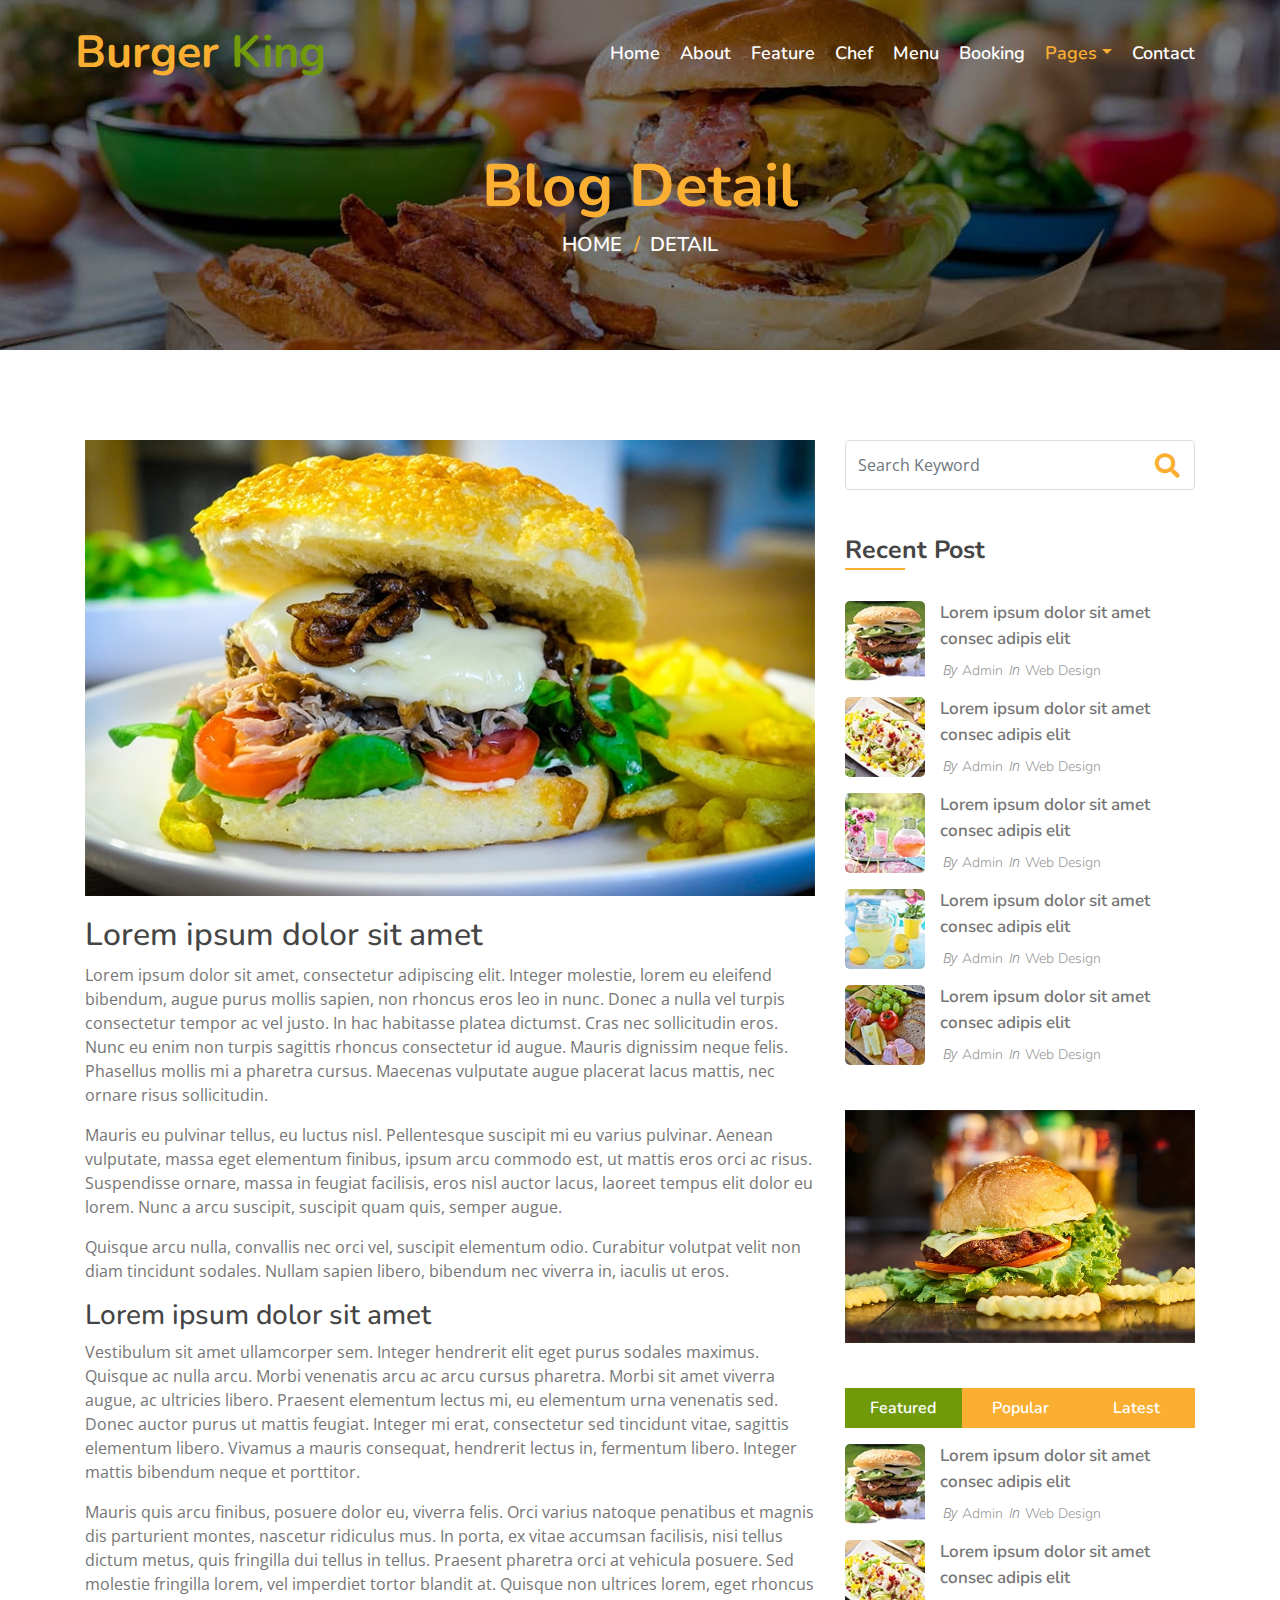
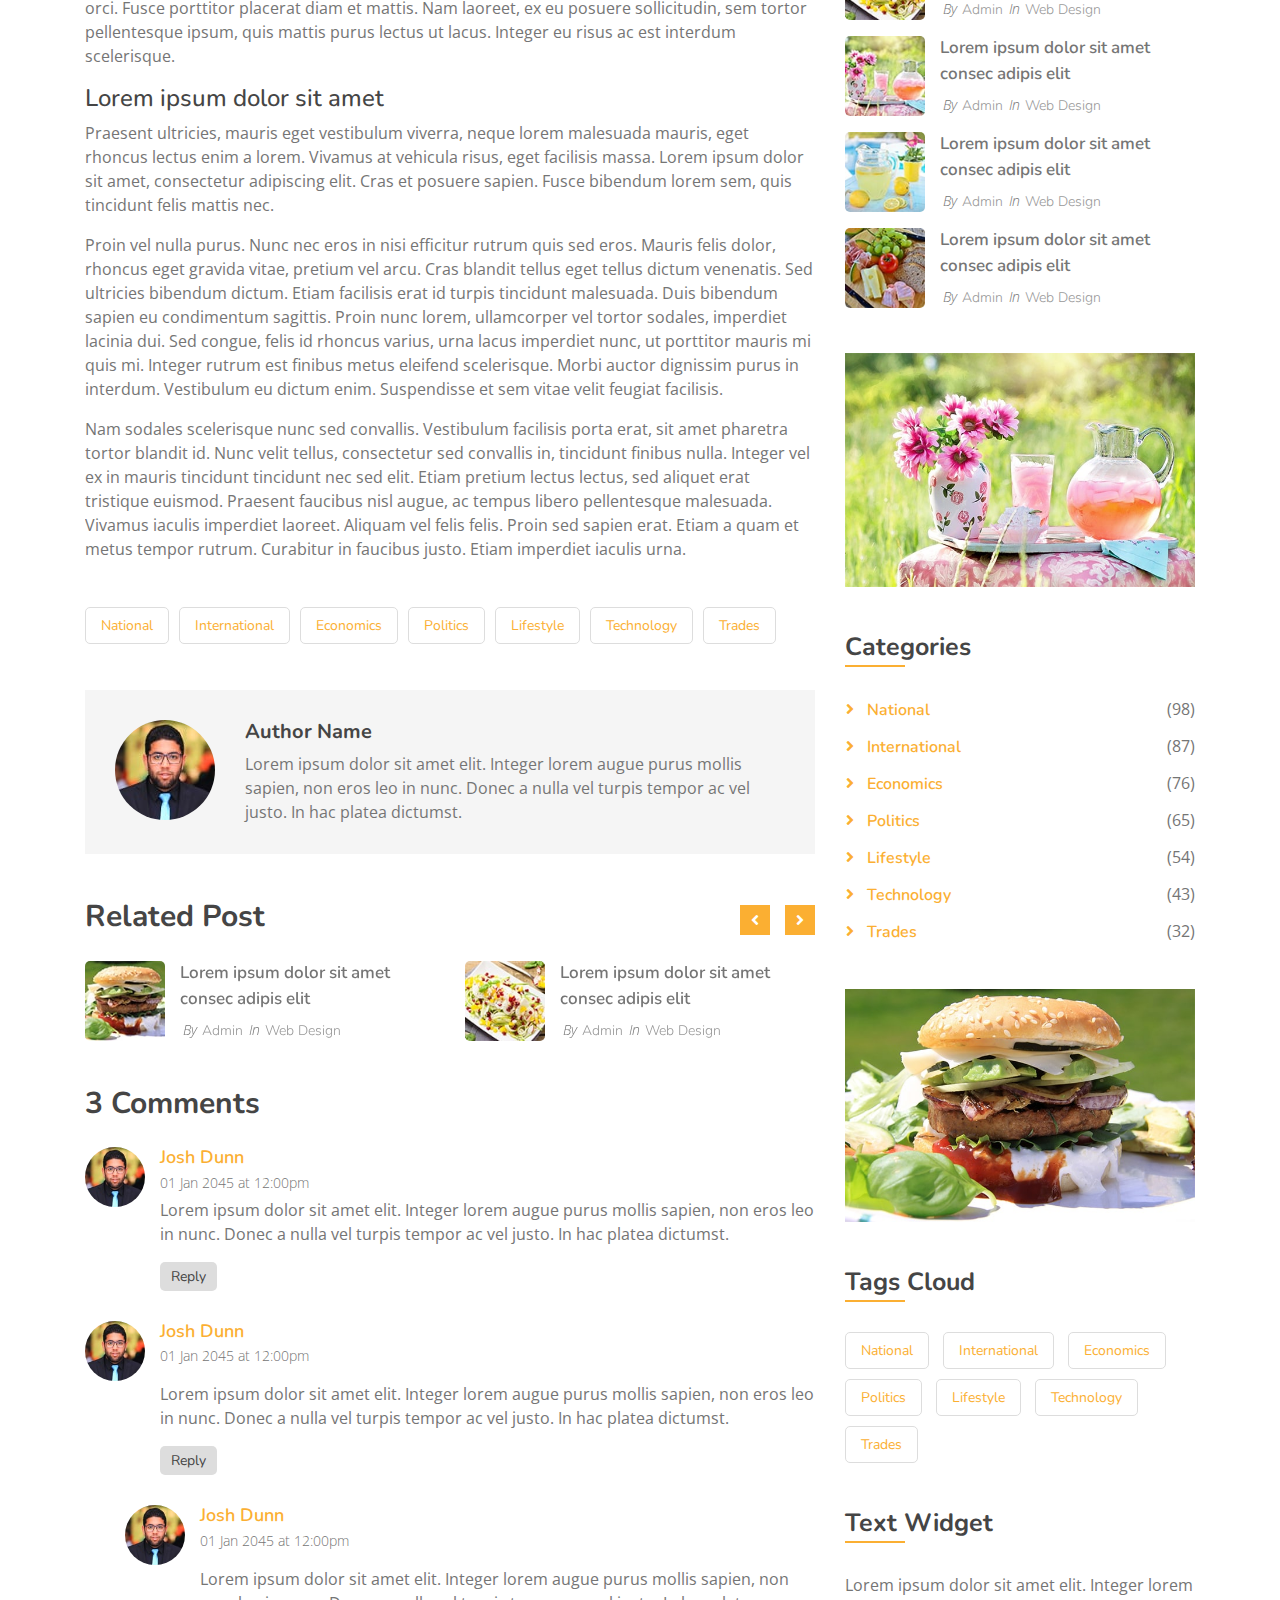
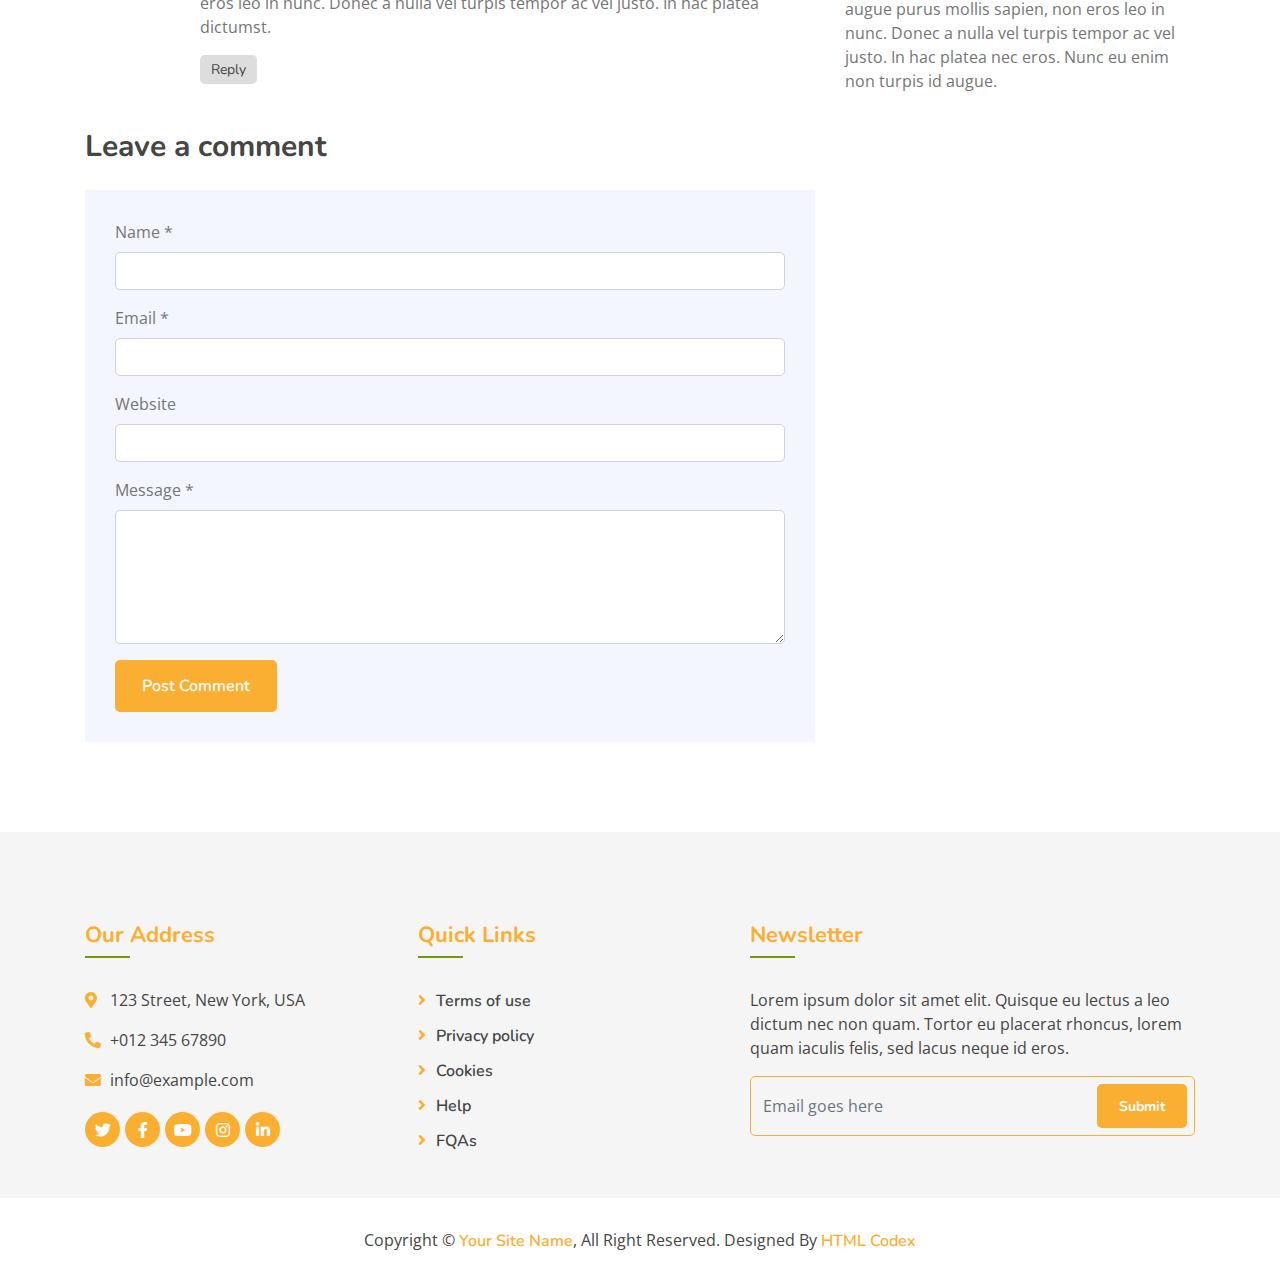
<file: single.html>
<!DOCTYPE html>
<html lang="en">
    <head>
        <meta charset="utf-8">
        <title>Burger King - Food Website Template</title>
        <meta content="width=device-width, initial-scale=1.0" name="viewport">
        <meta content="Free Website Template" name="keywords">
        <meta content="Free Website Template" name="description">

        <!-- Favicon -->
        <link href="img/favicon.ico" rel="icon">

        <!-- Google Font -->
        <link href="https://fonts.googleapis.com/css?family=Open+Sans:300,400|Nunito:600,700" rel="stylesheet"> 
        
        <!-- CSS Libraries -->
        <link href="https://stackpath.bootstrapcdn.com/bootstrap/4.4.1/css/bootstrap.min.css" rel="stylesheet">
        <link href="https://cdnjs.cloudflare.com/ajax/libs/font-awesome/5.10.0/css/all.min.css" rel="stylesheet">
        <link href="lib/animate/animate.min.css" rel="stylesheet">
        <link href="lib/owlcarousel/assets/owl.carousel.min.css" rel="stylesheet">
        <link href="lib/flaticon/font/flaticon.css" rel="stylesheet">
        <link href="lib/tempusdominus/css/tempusdominus-bootstrap-4.min.css" rel="stylesheet" />

        <!-- Template Stylesheet -->
        <link href="css/style.css" rel="stylesheet">
    </head>

    <body>
        <!-- Nav Bar Start -->
        <div class="navbar navbar-expand-lg bg-light navbar-light">
            <div class="container-fluid">
                <a href="index.html" class="navbar-brand">Burger <span>King</span></a>
                <button type="button" class="navbar-toggler" data-toggle="collapse" data-target="#navbarCollapse">
                    <span class="navbar-toggler-icon"></span>
                </button>

                <div class="collapse navbar-collapse justify-content-between" id="navbarCollapse">
                    <div class="navbar-nav ml-auto">
                        <a href="index.html" class="nav-item nav-link">Home</a>
                        <a href="about.html" class="nav-item nav-link">About</a>
                        <a href="feature.html" class="nav-item nav-link">Feature</a>
                        <a href="team.html" class="nav-item nav-link">Chef</a>
                        <a href="menu.html" class="nav-item nav-link">Menu</a>
                        <a href="booking.html" class="nav-item nav-link">Booking</a>
                        <div class="nav-item dropdown">
                            <a href="#" class="nav-link dropdown-toggle active" data-toggle="dropdown">Pages</a>
                            <div class="dropdown-menu">
                                <a href="blog.html" class="dropdown-item">Blog Grid</a>
                                <a href="single.html" class="dropdown-item">Blog Detail</a>
                            </div>
                        </div>
                        <a href="contact.html" class="nav-item nav-link">Contact</a>
                    </div>
                </div>
            </div>
        </div>
        <!-- Nav Bar End -->
        
        
        <!-- Page Header Start -->
        <div class="page-header">
            <div class="container">
                <div class="row">
                    <div class="col-12">
                        <h2>Blog Detail</h2>
                    </div>
                    <div class="col-12">
                        <a href="">Home</a>
                        <a href="">Detail</a>
                    </div>
                </div>
            </div>
        </div>
        <!-- Page Header End -->


        <!-- Single Post Start-->
        <div class="single">
            <div class="container">
                <div class="row">
                    <div class="col-lg-8">
                        <div class="single-content">
                            <img src="img/single.jpg" />
                            <h2>Lorem ipsum dolor sit amet</h2>
                            <p>
                                Lorem ipsum dolor sit amet, consectetur adipiscing elit. Integer molestie, lorem eu eleifend bibendum, augue purus mollis sapien, non rhoncus eros leo in nunc. Donec a nulla vel turpis consectetur tempor ac vel justo. In hac habitasse platea dictumst. Cras nec sollicitudin eros. Nunc eu enim non turpis sagittis rhoncus consectetur id augue. Mauris dignissim neque felis. Phasellus mollis mi a pharetra cursus. Maecenas vulputate augue placerat lacus mattis, nec ornare risus sollicitudin.
                            </p>
                            <p>
                                Mauris eu pulvinar tellus, eu luctus nisl. Pellentesque suscipit mi eu varius pulvinar. Aenean vulputate, massa eget elementum finibus, ipsum arcu commodo est, ut mattis eros orci ac risus. Suspendisse ornare, massa in feugiat facilisis, eros nisl auctor lacus, laoreet tempus elit dolor eu lorem. Nunc a arcu suscipit, suscipit quam quis, semper augue.
                            </p>
                            <p>
                                Quisque arcu nulla, convallis nec orci vel, suscipit elementum odio. Curabitur volutpat velit non diam tincidunt sodales. Nullam sapien libero, bibendum nec viverra in, iaculis ut eros.
                            </p>
                            <h3>Lorem ipsum dolor sit amet</h3>
                            <p>
                                Vestibulum sit amet ullamcorper sem. Integer hendrerit elit eget purus sodales maximus. Quisque ac nulla arcu. Morbi venenatis arcu ac arcu cursus pharetra. Morbi sit amet viverra augue, ac ultricies libero. Praesent elementum lectus mi, eu elementum urna venenatis sed. Donec auctor purus ut mattis feugiat. Integer mi erat, consectetur sed tincidunt vitae, sagittis elementum libero. Vivamus a mauris consequat, hendrerit lectus in, fermentum libero. Integer mattis bibendum neque et porttitor.
                            </p>
                            <p>
                                Mauris quis arcu finibus, posuere dolor eu, viverra felis. Orci varius natoque penatibus et magnis dis parturient montes, nascetur ridiculus mus. In porta, ex vitae accumsan facilisis, nisi tellus dictum metus, quis fringilla dui tellus in tellus. Praesent pharetra orci at vehicula posuere. Sed molestie fringilla lorem, vel imperdiet tortor blandit at. Quisque non ultrices lorem, eget rhoncus orci. Fusce porttitor placerat diam et mattis. Nam laoreet, ex eu posuere sollicitudin, sem tortor pellentesque ipsum, quis mattis purus lectus ut lacus. Integer eu risus ac est interdum scelerisque.
                            </p>
                            <h4>Lorem ipsum dolor sit amet</h4>
                            <p>
                                Praesent ultricies, mauris eget vestibulum viverra, neque lorem malesuada mauris, eget rhoncus lectus enim a lorem. Vivamus at vehicula risus, eget facilisis massa. Lorem ipsum dolor sit amet, consectetur adipiscing elit. Cras et posuere sapien. Fusce bibendum lorem sem, quis tincidunt felis mattis nec.
                            </p>
                            <p>
                                Proin vel nulla purus. Nunc nec eros in nisi efficitur rutrum quis sed eros. Mauris felis dolor, rhoncus eget gravida vitae, pretium vel arcu. Cras blandit tellus eget tellus dictum venenatis. Sed ultricies bibendum dictum. Etiam facilisis erat id turpis tincidunt malesuada. Duis bibendum sapien eu condimentum sagittis. Proin nunc lorem, ullamcorper vel tortor sodales, imperdiet lacinia dui. Sed congue, felis id rhoncus varius, urna lacus imperdiet nunc, ut porttitor mauris mi quis mi. Integer rutrum est finibus metus eleifend scelerisque. Morbi auctor dignissim purus in interdum. Vestibulum eu dictum enim. Suspendisse et sem vitae velit feugiat facilisis.
                            </p>
                            <p>
                                Nam sodales scelerisque nunc sed convallis. Vestibulum facilisis porta erat, sit amet pharetra tortor blandit id. Nunc velit tellus, consectetur sed convallis in, tincidunt finibus nulla. Integer vel ex in mauris tincidunt tincidunt nec sed elit. Etiam pretium lectus lectus, sed aliquet erat tristique euismod. Praesent faucibus nisl augue, ac tempus libero pellentesque malesuada. Vivamus iaculis imperdiet laoreet. Aliquam vel felis felis. Proin sed sapien erat. Etiam a quam et metus tempor rutrum. Curabitur in faucibus justo. Etiam imperdiet iaculis urna.
                            </p>
                        </div>
                        <div class="single-tags">
                            <a href="">National</a>
                            <a href="">International</a>
                            <a href="">Economics</a>
                            <a href="">Politics</a>
                            <a href="">Lifestyle</a>
                            <a href="">Technology</a>
                            <a href="">Trades</a>
                        </div>
                        <div class="single-bio">
                            <div class="single-bio-img">
                                <img src="img/user.jpg" />
                            </div>
                            <div class="single-bio-text">
                                <h3>Author Name</h3>
                                <p>
                                    Lorem ipsum dolor sit amet elit. Integer lorem augue purus mollis sapien, non eros leo in nunc. Donec a nulla vel turpis tempor ac vel justo. In hac platea dictumst.
                                </p>
                            </div>
                        </div>
                        <div class="single-related">
                            <h2>Related Post</h2>
                            <div class="owl-carousel related-slider">
                                <div class="post-item">
                                    <div class="post-img">
                                        <img src="img/post-1.jpg" />
                                    </div>
                                    <div class="post-text">
                                        <a href="">Lorem ipsum dolor sit amet consec adipis elit</a>
                                        <div class="post-meta">
                                            <p>By<a href="">Admin</a></p>
                                            <p>In<a href="">Web Design</a></p>
                                        </div>
                                    </div>
                                </div>
                                <div class="post-item">
                                    <div class="post-img">
                                        <img src="img/post-2.jpg" />
                                    </div>
                                    <div class="post-text">
                                        <a href="">Lorem ipsum dolor sit amet consec adipis elit</a>
                                        <div class="post-meta">
                                            <p>By<a href="">Admin</a></p>
                                            <p>In<a href="">Web Design</a></p>
                                        </div>
                                    </div>
                                </div>
                                <div class="post-item">
                                    <div class="post-img">
                                        <img src="img/post-3.jpg" />
                                    </div>
                                    <div class="post-text">
                                        <a href="">Lorem ipsum dolor sit amet consec adipis elit</a>
                                        <div class="post-meta">
                                            <p>By<a href="">Admin</a></p>
                                            <p>In<a href="">Web Design</a></p>
                                        </div>
                                    </div>
                                </div>
                                <div class="post-item">
                                    <div class="post-img">
                                        <img src="img/post-4.jpg" />
                                    </div>
                                    <div class="post-text">
                                        <a href="">Lorem ipsum dolor sit amet consec adipis elit</a>
                                        <div class="post-meta">
                                            <p>By<a href="">Admin</a></p>
                                            <p>In<a href="">Web Design</a></p>
                                        </div>
                                    </div>
                                </div>
                            </div>
                        </div>

                        <div class="single-comment">
                            <h2>3 Comments</h2>
                            <ul class="comment-list">
                                <li class="comment-item">
                                    <div class="comment-body">
                                        <div class="comment-img">
                                            <img src="img/user.jpg" />
                                        </div>
                                        <div class="comment-text">
                                            <h3><a href="">Josh Dunn</a></h3>
                                            <span>01 Jan 2045 at 12:00pm</span>
                                            <p>
                                                Lorem ipsum dolor sit amet elit. Integer lorem augue purus mollis sapien, non eros leo in nunc. Donec a nulla vel turpis tempor ac vel justo. In hac platea dictumst. 
                                            </p>
                                            <a class="btn" href="">Reply</a>
                                        </div>
                                    </div>
                                </li>
                                <li class="comment-item">
                                    <div class="comment-body">
                                        <div class="comment-img">
                                            <img src="img/user.jpg" />
                                        </div>
                                        <div class="comment-text">
                                            <h3><a href="">Josh Dunn</a></h3>
                                            <p><span>01 Jan 2045 at 12:00pm</span></p>
                                            <p>
                                                Lorem ipsum dolor sit amet elit. Integer lorem augue purus mollis sapien, non eros leo in nunc. Donec a nulla vel turpis tempor ac vel justo. In hac platea dictumst. 
                                            </p>
                                            <a class="btn" href="">Reply</a>
                                        </div>
                                    </div>
                                    <ul class="comment-child">
                                        <li class="comment-item">
                                            <div class="comment-body">
                                                <div class="comment-img">
                                                    <img src="img/user.jpg" />
                                                </div>
                                                <div class="comment-text">
                                                    <h3><a href="">Josh Dunn</a></h3>
                                                    <p><span>01 Jan 2045 at 12:00pm</span></p>
                                                    <p>
                                                        Lorem ipsum dolor sit amet elit. Integer lorem augue purus mollis sapien, non eros leo in nunc. Donec a nulla vel turpis tempor ac vel justo. In hac platea dictumst. 
                                                    </p>
                                                    <a class="btn" href="">Reply</a>
                                                </div>
                                            </div>
                                        </li>
                                    </ul>
                                </li>
                            </ul>
                        </div>
                        <div class="comment-form">
                            <h2>Leave a comment</h2>
                            <form>
                                <div class="form-group">
                                    <label for="name">Name *</label>
                                    <input type="text" class="form-control" id="name">
                                </div>
                                <div class="form-group">
                                    <label for="email">Email *</label>
                                    <input type="email" class="form-control" id="email">
                                </div>
                                <div class="form-group">
                                    <label for="website">Website</label>
                                    <input type="url" class="form-control" id="website">
                                </div>

                                <div class="form-group">
                                    <label for="message">Message *</label>
                                    <textarea id="message" cols="30" rows="5" class="form-control"></textarea>
                                </div>
                                <div class="form-group">
                                    <input type="submit" value="Post Comment" class="btn custom-btn">
                                </div>
                            </form>
                        </div>
                    </div>

                    <div class="col-lg-4">
                        <div class="sidebar">
                            <div class="sidebar-widget">
                                <div class="search-widget">
                                    <form>
                                        <input class="form-control" type="text" placeholder="Search Keyword">
                                        <button class="btn"><i class="fa fa-search"></i></button>
                                    </form>
                                </div>
                            </div>

                            <div class="sidebar-widget">
                                <h2 class="widget-title">Recent Post</h2>
                                <div class="recent-post">
                                    <div class="post-item">
                                        <div class="post-img">
                                            <img src="img/post-1.jpg" />
                                        </div>
                                        <div class="post-text">
                                            <a href="">Lorem ipsum dolor sit amet consec adipis elit</a>
                                            <div class="post-meta">
                                                <p>By<a href="">Admin</a></p>
                                                <p>In<a href="">Web Design</a></p>
                                            </div>
                                        </div>
                                    </div>
                                    <div class="post-item">
                                        <div class="post-img">
                                            <img src="img/post-2.jpg" />
                                        </div>
                                        <div class="post-text">
                                            <a href="">Lorem ipsum dolor sit amet consec adipis elit</a>
                                            <div class="post-meta">
                                                <p>By<a href="">Admin</a></p>
                                                <p>In<a href="">Web Design</a></p>
                                            </div>
                                        </div>
                                    </div>
                                    <div class="post-item">
                                        <div class="post-img">
                                            <img src="img/post-3.jpg" />
                                        </div>
                                        <div class="post-text">
                                            <a href="">Lorem ipsum dolor sit amet consec adipis elit</a>
                                            <div class="post-meta">
                                                <p>By<a href="">Admin</a></p>
                                                <p>In<a href="">Web Design</a></p>
                                            </div>
                                        </div>
                                    </div>
                                    <div class="post-item">
                                        <div class="post-img">
                                            <img src="img/post-4.jpg" />
                                        </div>
                                        <div class="post-text">
                                            <a href="">Lorem ipsum dolor sit amet consec adipis elit</a>
                                            <div class="post-meta">
                                                <p>By<a href="">Admin</a></p>
                                                <p>In<a href="">Web Design</a></p>
                                            </div>
                                        </div>
                                    </div>
                                    <div class="post-item">
                                        <div class="post-img">
                                            <img src="img/post-5.jpg" />
                                        </div>
                                        <div class="post-text">
                                            <a href="">Lorem ipsum dolor sit amet consec adipis elit</a>
                                            <div class="post-meta">
                                                <p>By<a href="">Admin</a></p>
                                                <p>In<a href="">Web Design</a></p>
                                            </div>
                                        </div>
                                    </div>
                                </div>
                            </div>

                            <div class="sidebar-widget">
                                <div class="image-widget">
                                    <a href="#"><img src="img/blog-1.jpg" alt="Image"></a>
                                </div>
                            </div>

                            <div class="sidebar-widget">
                                <div class="tab-post">
                                    <ul class="nav nav-pills nav-justified">
                                        <li class="nav-item">
                                            <a class="nav-link active" data-toggle="pill" href="#featured">Featured</a>
                                        </li>
                                        <li class="nav-item">
                                            <a class="nav-link" data-toggle="pill" href="#popular">Popular</a>
                                        </li>
                                        <li class="nav-item">
                                            <a class="nav-link" data-toggle="pill" href="#latest">Latest</a>
                                        </li>
                                    </ul>

                                    <div class="tab-content">
                                        <div id="featured" class="container tab-pane active">
                                            <div class="post-item">
                                                <div class="post-img">
                                                    <img src="img/post-1.jpg" />
                                                </div>
                                                <div class="post-text">
                                                    <a href="">Lorem ipsum dolor sit amet consec adipis elit</a>
                                                    <div class="post-meta">
                                                        <p>By<a href="">Admin</a></p>
                                                        <p>In<a href="">Web Design</a></p>
                                                    </div>
                                                </div>
                                            </div>
                                            <div class="post-item">
                                                <div class="post-img">
                                                    <img src="img/post-2.jpg" />
                                                </div>
                                                <div class="post-text">
                                                    <a href="">Lorem ipsum dolor sit amet consec adipis elit</a>
                                                    <div class="post-meta">
                                                        <p>By<a href="">Admin</a></p>
                                                        <p>In<a href="">Web Design</a></p>
                                                    </div>
                                                </div>
                                            </div>
                                            <div class="post-item">
                                                <div class="post-img">
                                                    <img src="img/post-3.jpg" />
                                                </div>
                                                <div class="post-text">
                                                    <a href="">Lorem ipsum dolor sit amet consec adipis elit</a>
                                                    <div class="post-meta">
                                                        <p>By<a href="">Admin</a></p>
                                                        <p>In<a href="">Web Design</a></p>
                                                    </div>
                                                </div>
                                            </div>
                                            <div class="post-item">
                                                <div class="post-img">
                                                    <img src="img/post-4.jpg" />
                                                </div>
                                                <div class="post-text">
                                                    <a href="">Lorem ipsum dolor sit amet consec adipis elit</a>
                                                    <div class="post-meta">
                                                        <p>By<a href="">Admin</a></p>
                                                        <p>In<a href="">Web Design</a></p>
                                                    </div>
                                                </div>
                                            </div>
                                            <div class="post-item">
                                                <div class="post-img">
                                                    <img src="img/post-5.jpg" />
                                                </div>
                                                <div class="post-text">
                                                    <a href="">Lorem ipsum dolor sit amet consec adipis elit</a>
                                                    <div class="post-meta">
                                                        <p>By<a href="">Admin</a></p>
                                                        <p>In<a href="">Web Design</a></p>
                                                    </div>
                                                </div>
                                            </div>
                                        </div>
                                        <div id="popular" class="container tab-pane fade">
                                            <div class="post-item">
                                                <div class="post-img">
                                                    <img src="img/post-1.jpg" />
                                                </div>
                                                <div class="post-text">
                                                    <a href="">Lorem ipsum dolor sit amet consec adipis elit</a>
                                                    <div class="post-meta">
                                                        <p>By<a href="">Admin</a></p>
                                                        <p>In<a href="">Web Design</a></p>
                                                    </div>
                                                </div>
                                            </div>
                                            <div class="post-item">
                                                <div class="post-img">
                                                    <img src="img/post-2.jpg" />
                                                </div>
                                                <div class="post-text">
                                                    <a href="">Lorem ipsum dolor sit amet consec adipis elit</a>
                                                    <div class="post-meta">
                                                        <p>By<a href="">Admin</a></p>
                                                        <p>In<a href="">Web Design</a></p>
                                                    </div>
                                                </div>
                                            </div>
                                            <div class="post-item">
                                                <div class="post-img">
                                                    <img src="img/post-3.jpg" />
                                                </div>
                                                <div class="post-text">
                                                    <a href="">Lorem ipsum dolor sit amet consec adipis elit</a>
                                                    <div class="post-meta">
                                                        <p>By<a href="">Admin</a></p>
                                                        <p>In<a href="">Web Design</a></p>
                                                    </div>
                                                </div>
                                            </div>
                                            <div class="post-item">
                                                <div class="post-img">
                                                    <img src="img/post-4.jpg" />
                                                </div>
                                                <div class="post-text">
                                                    <a href="">Lorem ipsum dolor sit amet consec adipis elit</a>
                                                    <div class="post-meta">
                                                        <p>By<a href="">Admin</a></p>
                                                        <p>In<a href="">Web Design</a></p>
                                                    </div>
                                                </div>
                                            </div>
                                            <div class="post-item">
                                                <div class="post-img">
                                                    <img src="img/post-5.jpg" />
                                                </div>
                                                <div class="post-text">
                                                    <a href="">Lorem ipsum dolor sit amet consec adipis elit</a>
                                                    <div class="post-meta">
                                                        <p>By<a href="">Admin</a></p>
                                                        <p>In<a href="">Web Design</a></p>
                                                    </div>
                                                </div>
                                            </div>
                                        </div>
                                        <div id="latest" class="container tab-pane fade">
                                            <div class="post-item">
                                                <div class="post-img">
                                                    <img src="img/post-1.jpg" />
                                                </div>
                                                <div class="post-text">
                                                    <a href="">Lorem ipsum dolor sit amet consec adipis elit</a>
                                                    <div class="post-meta">
                                                        <p>By<a href="">Admin</a></p>
                                                        <p>In<a href="">Web Design</a></p>
                                                    </div>
                                                </div>
                                            </div>
                                            <div class="post-item">
                                                <div class="post-img">
                                                    <img src="img/post-2.jpg" />
                                                </div>
                                                <div class="post-text">
                                                    <a href="">Lorem ipsum dolor sit amet consec adipis elit</a>
                                                    <div class="post-meta">
                                                        <p>By<a href="">Admin</a></p>
                                                        <p>In<a href="">Web Design</a></p>
                                                    </div>
                                                </div>
                                            </div>
                                            <div class="post-item">
                                                <div class="post-img">
                                                    <img src="img/post-3.jpg" />
                                                </div>
                                                <div class="post-text">
                                                    <a href="">Lorem ipsum dolor sit amet consec adipis elit</a>
                                                    <div class="post-meta">
                                                        <p>By<a href="">Admin</a></p>
                                                        <p>In<a href="">Web Design</a></p>
                                                    </div>
                                                </div>
                                            </div>
                                            <div class="post-item">
                                                <div class="post-img">
                                                    <img src="img/post-4.jpg" />
                                                </div>
                                                <div class="post-text">
                                                    <a href="">Lorem ipsum dolor sit amet consec adipis elit</a>
                                                    <div class="post-meta">
                                                        <p>By<a href="">Admin</a></p>
                                                        <p>In<a href="">Web Design</a></p>
                                                    </div>
                                                </div>
                                            </div>
                                            <div class="post-item">
                                                <div class="post-img">
                                                    <img src="img/post-5.jpg" />
                                                </div>
                                                <div class="post-text">
                                                    <a href="">Lorem ipsum dolor sit amet consec adipis elit</a>
                                                    <div class="post-meta">
                                                        <p>By<a href="">Admin</a></p>
                                                        <p>In<a href="">Web Design</a></p>
                                                    </div>
                                                </div>
                                            </div>
                                        </div>
                                    </div>
                                </div>
                            </div>

                            <div class="sidebar-widget">
                                <div class="image-widget">
                                    <a href="#"><img src="img/blog-2.jpg" alt="Image"></a>
                                </div>
                            </div>

                            <div class="sidebar-widget">
                                <h2 class="widget-title">Categories</h2>
                                <div class="category-widget">
                                    <ul>
                                        <li><a href="">National</a><span>(98)</span></li>
                                        <li><a href="">International</a><span>(87)</span></li>
                                        <li><a href="">Economics</a><span>(76)</span></li>
                                        <li><a href="">Politics</a><span>(65)</span></li>
                                        <li><a href="">Lifestyle</a><span>(54)</span></li>
                                        <li><a href="">Technology</a><span>(43)</span></li>
                                        <li><a href="">Trades</a><span>(32)</span></li>
                                    </ul>
                                </div>
                            </div>

                            <div class="sidebar-widget">
                                <div class="image-widget">
                                    <a href="#"><img src="img/blog-3.jpg" alt="Image"></a>
                                </div>
                            </div>

                            <div class="sidebar-widget">
                                <h2 class="widget-title">Tags Cloud</h2>
                                <div class="tag-widget">
                                    <a href="">National</a>
                                    <a href="">International</a>
                                    <a href="">Economics</a>
                                    <a href="">Politics</a>
                                    <a href="">Lifestyle</a>
                                    <a href="">Technology</a>
                                    <a href="">Trades</a>
                                </div>
                            </div>

                            <div class="sidebar-widget">
                                <h2 class="widget-title">Text Widget</h2>
                                <div class="text-widget">
                                    <p>
                                        Lorem ipsum dolor sit amet elit. Integer lorem augue purus mollis sapien, non eros leo in nunc. Donec a nulla vel turpis tempor ac vel justo. In hac platea nec eros. Nunc eu enim non turpis id augue.
                                    </p>
                                </div>
                            </div>
                        </div>
                    </div>
                </div>
            </div>
        </div>
        <!-- Single Post End-->   


        <!-- Footer Start -->
        <div class="footer">
            <div class="container">
                <div class="row">
                    <div class="col-lg-7">
                        <div class="row">
                            <div class="col-md-6">
                                <div class="footer-contact">
                                    <h2>Our Address</h2>
                                    <p><i class="fa fa-map-marker-alt"></i>123 Street, New York, USA</p>
                                    <p><i class="fa fa-phone-alt"></i>+012 345 67890</p>
                                    <p><i class="fa fa-envelope"></i>info@example.com</p>
                                    <div class="footer-social">
                                        <a href=""><i class="fab fa-twitter"></i></a>
                                        <a href=""><i class="fab fa-facebook-f"></i></a>
                                        <a href=""><i class="fab fa-youtube"></i></a>
                                        <a href=""><i class="fab fa-instagram"></i></a>
                                        <a href=""><i class="fab fa-linkedin-in"></i></a>
                                    </div>
                                </div>
                            </div>
                            <div class="col-md-6">
                                <div class="footer-link">
                                    <h2>Quick Links</h2>
                                    <a href="">Terms of use</a>
                                    <a href="">Privacy policy</a>
                                    <a href="">Cookies</a>
                                    <a href="">Help</a>
                                    <a href="">FQAs</a>
                                </div>
                            </div>
                        </div>
                    </div>
                    <div class="col-lg-5">
                        <div class="footer-newsletter">
                            <h2>Newsletter</h2>
                            <p>
                                Lorem ipsum dolor sit amet elit. Quisque eu lectus a leo dictum nec non quam. Tortor eu placerat rhoncus, lorem quam iaculis felis, sed lacus neque id eros.
                            </p>
                            <div class="form">
                                <input class="form-control" placeholder="Email goes here">
                                <button class="btn custom-btn">Submit</button>
                            </div>
                        </div>
                    </div>
                </div>
            </div>
            <div class="copyright">
                <div class="container">
                    <p>Copyright &copy; <a href="#">Your Site Name</a>, All Right Reserved.</p>
                    <p>Designed By <a href="https://htmlcodex.com">HTML Codex</a></p>
                </div>
            </div>
        </div>
        <!-- Footer End -->

        <a href="#" class="back-to-top"><i class="fa fa-chevron-up"></i></a>

        <!-- JavaScript Libraries -->
        <script src="https://code.jquery.com/jquery-3.4.1.min.js"></script>
        <script src="https://stackpath.bootstrapcdn.com/bootstrap/4.4.1/js/bootstrap.bundle.min.js"></script>
        <script src="lib/easing/easing.min.js"></script>
        <script src="lib/owlcarousel/owl.carousel.min.js"></script>
        <script src="lib/tempusdominus/js/moment.min.js"></script>
        <script src="lib/tempusdominus/js/moment-timezone.min.js"></script>
        <script src="lib/tempusdominus/js/tempusdominus-bootstrap-4.min.js"></script>
        
        <!-- Contact Javascript File -->
        <script src="mail/jqBootstrapValidation.min.js"></script>
        <script src="mail/contact.js"></script>

        <!-- Template Javascript -->
        <script src="js/main.js"></script>
    </body>
</html>
</file>
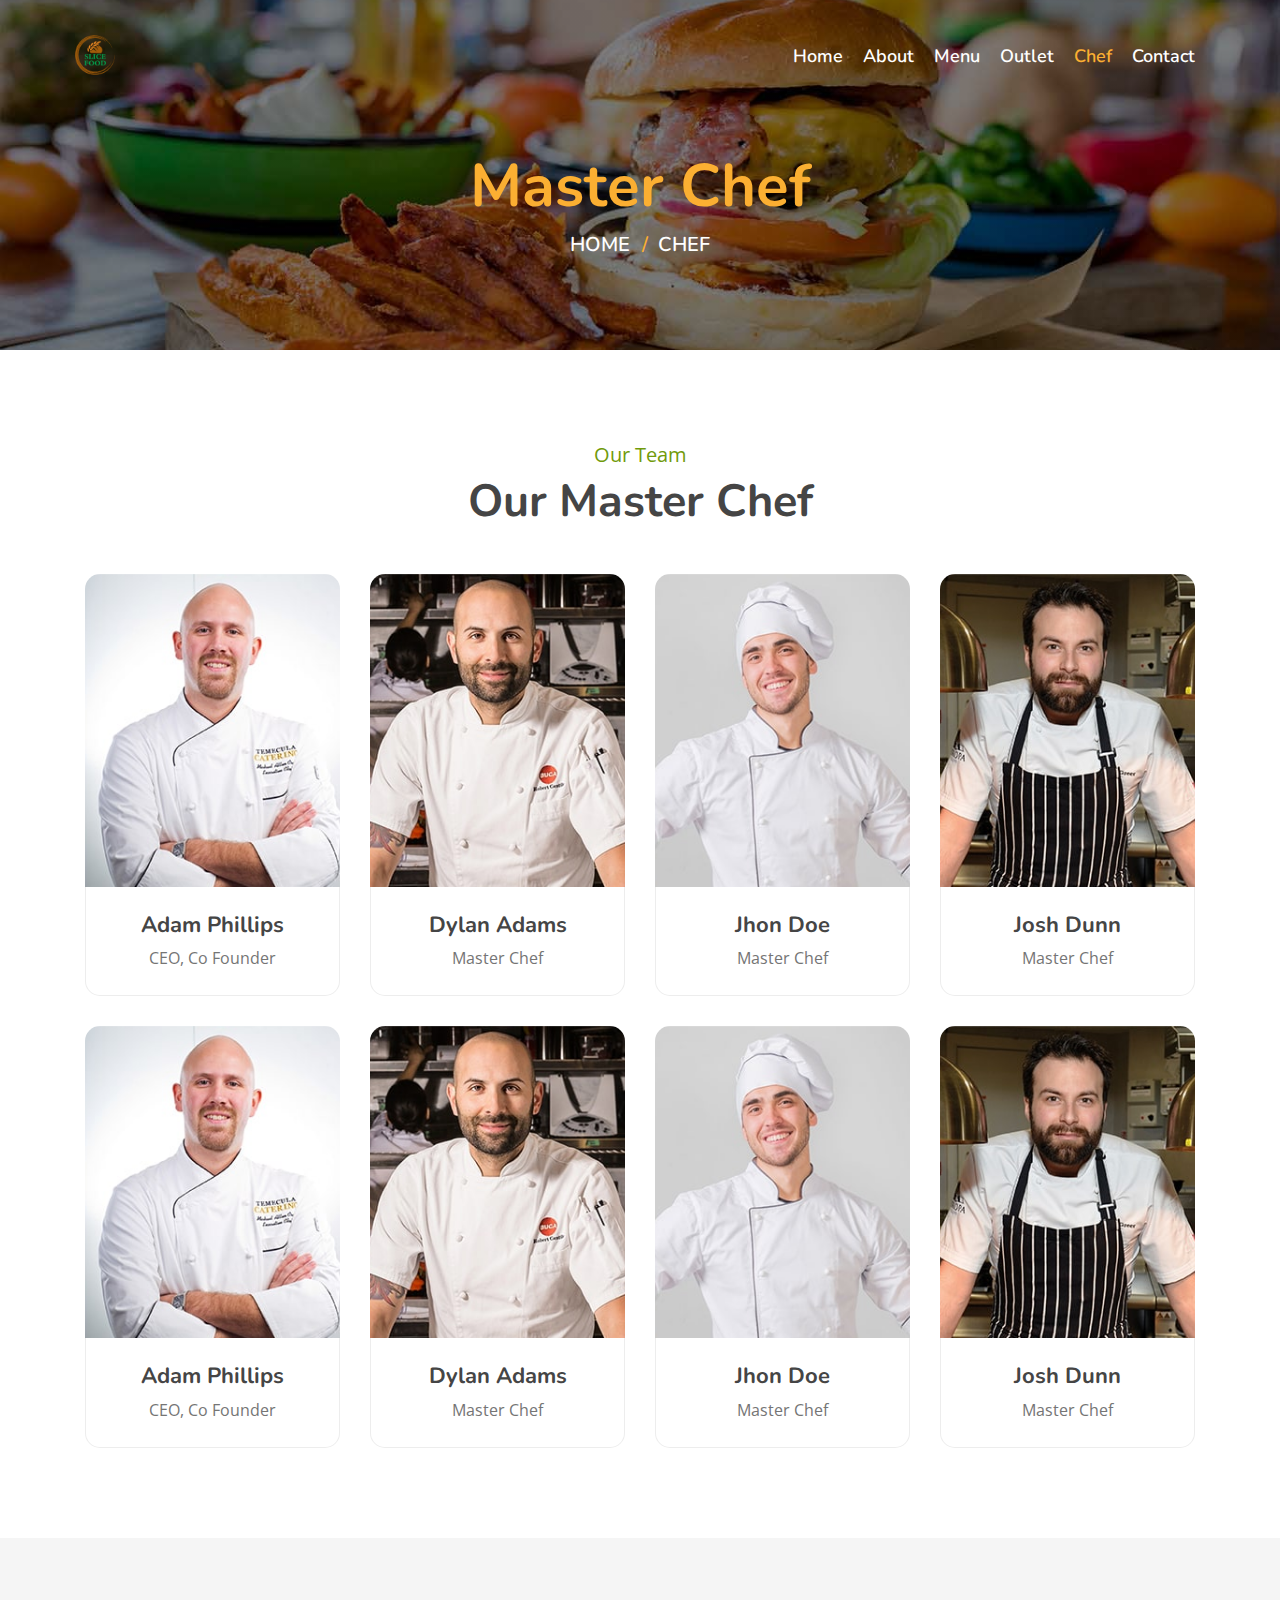
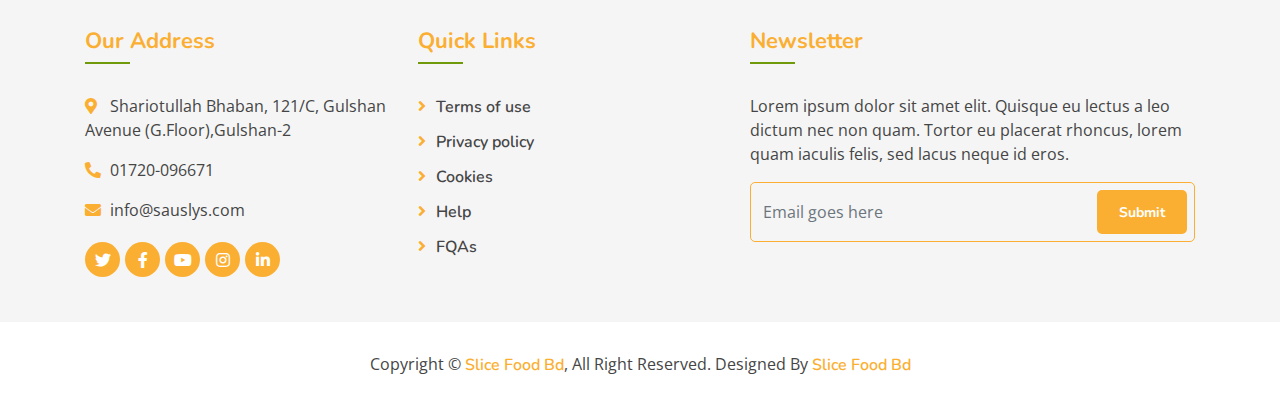
<file: team.html>
<!DOCTYPE html>
<html lang="en">

<head>
    <meta charset="utf-8">
    <title>Slice Food - Master Chef</title>
    <meta content="width=device-width, initial-scale=1.0" name="viewport">
    <meta content="Free Website Template" name="keywords">
    <meta content="Free Website Template" name="description">

    <!-- Favicon -->
    <link href="img/favicon.ico" rel="icon">

    <!-- Google Font -->
    <link href="https://fonts.googleapis.com/css?family=Open+Sans:300,400|Nunito:600,700" rel="stylesheet">

    <!-- CSS Libraries -->
    <link href="https://stackpath.bootstrapcdn.com/bootstrap/4.4.1/css/bootstrap.min.css" rel="stylesheet">
    <link href="https://cdnjs.cloudflare.com/ajax/libs/font-awesome/5.10.0/css/all.min.css" rel="stylesheet">
    <link href="lib/animate/animate.min.css" rel="stylesheet">
    <link href="lib/owlcarousel/assets/owl.carousel.min.css" rel="stylesheet">
    <link href="lib/flaticon/font/flaticon.css" rel="stylesheet">
    <link href="lib/tempusdominus/css/tempusdominus-bootstrap-4.min.css" rel="stylesheet" />

    <!-- Template Stylesheet -->
    <link href="css/style.css" rel="stylesheet">
</head>

<body>
    <!-- Nav Bar Start -->
    <div class="navbar navbar-expand-lg bg-light navbar-light">
        <div class="container-fluid">
            <a href="index.html" class="navbar-brand"><img src="img/logo.png" alt=""></a>
            <button type="button" class="navbar-toggler" data-toggle="collapse" data-target="#navbarCollapse">
                <span class="navbar-toggler-icon"></span>
            </button>

            <div class="collapse navbar-collapse justify-content-between" id="navbarCollapse">
                <div class="navbar-nav ml-auto">
                    <a href="index.html" class="nav-item nav-link ">Home</a>
                    <a href="about.html" class="nav-item nav-link">About</a>
                    <a href="menu.html" class="nav-item nav-link ">Menu</a>
                    <a href="outlet.html" class="nav-item nav-link">Outlet</a>
                    <a href="team.html" class="nav-item nav-link active">Chef</a>
                    <a href="contact.html" class="nav-item nav-link">Contact</a>
                </div>
            </div>
        </div>
    </div>
    <!-- Nav Bar End -->


    <!-- Page Header Start -->
    <div class="page-header">
        <div class="container">
            <div class="row">
                <div class="col-12">
                    <h2>Master Chef</h2>
                </div>
                <div class="col-12">
                    <a href="">Home</a>
                    <a href="">Chef</a>
                </div>
            </div>
        </div>
    </div>
    <!-- Page Header End -->


    <!-- Team Start -->
    <div class="team">
        <div class="container">
            <div class="section-header text-center">
                <p>Our Team</p>
                <h2>Our Master Chef</h2>
            </div>
            <div class="row">
                <div class="col-lg-3 col-md-6">
                    <div class="team-item">
                        <div class="team-img">
                            <img src="img/team-1.jpg" alt="Image">
                            <div class="team-social">
                                <a href=""><i class="fab fa-twitter"></i></a>
                                <a href=""><i class="fab fa-facebook-f"></i></a>
                                <a href=""><i class="fab fa-linkedin-in"></i></a>
                                <a href=""><i class="fab fa-instagram"></i></a>
                            </div>
                        </div>
                        <div class="team-text">
                            <h2>Adam Phillips</h2>
                            <p>CEO, Co Founder</p>
                        </div>
                    </div>
                </div>
                <div class="col-lg-3 col-md-6">
                    <div class="team-item">
                        <div class="team-img">
                            <img src="img/team-2.jpg" alt="Image">
                            <div class="team-social">
                                <a href=""><i class="fab fa-twitter"></i></a>
                                <a href=""><i class="fab fa-facebook-f"></i></a>
                                <a href=""><i class="fab fa-linkedin-in"></i></a>
                                <a href=""><i class="fab fa-instagram"></i></a>
                            </div>
                        </div>
                        <div class="team-text">
                            <h2>Dylan Adams</h2>
                            <p>Master Chef</p>
                        </div>
                    </div>
                </div>
                <div class="col-lg-3 col-md-6">
                    <div class="team-item">
                        <div class="team-img">
                            <img src="img/team-3.jpg" alt="Image">
                            <div class="team-social">
                                <a href=""><i class="fab fa-twitter"></i></a>
                                <a href=""><i class="fab fa-facebook-f"></i></a>
                                <a href=""><i class="fab fa-linkedin-in"></i></a>
                                <a href=""><i class="fab fa-instagram"></i></a>
                            </div>
                        </div>
                        <div class="team-text">
                            <h2>Jhon Doe</h2>
                            <p>Master Chef</p>
                        </div>
                    </div>
                </div>
                <div class="col-lg-3 col-md-6">
                    <div class="team-item">
                        <div class="team-img">
                            <img src="img/team-4.jpg" alt="Image">
                            <div class="team-social">
                                <a href=""><i class="fab fa-twitter"></i></a>
                                <a href=""><i class="fab fa-facebook-f"></i></a>
                                <a href=""><i class="fab fa-linkedin-in"></i></a>
                                <a href=""><i class="fab fa-instagram"></i></a>
                            </div>
                        </div>
                        <div class="team-text">
                            <h2>Josh Dunn</h2>
                            <p>Master Chef</p>
                        </div>
                    </div>
                </div>
                <div class="col-lg-3 col-md-6">
                    <div class="team-item">
                        <div class="team-img">
                            <img src="img/team-1.jpg" alt="Image">
                            <div class="team-social">
                                <a href=""><i class="fab fa-twitter"></i></a>
                                <a href=""><i class="fab fa-facebook-f"></i></a>
                                <a href=""><i class="fab fa-linkedin-in"></i></a>
                                <a href=""><i class="fab fa-instagram"></i></a>
                            </div>
                        </div>
                        <div class="team-text">
                            <h2>Adam Phillips</h2>
                            <p>CEO, Co Founder</p>
                        </div>
                    </div>
                </div>
                <div class="col-lg-3 col-md-6">
                    <div class="team-item">
                        <div class="team-img">
                            <img src="img/team-2.jpg" alt="Image">
                            <div class="team-social">
                                <a href=""><i class="fab fa-twitter"></i></a>
                                <a href=""><i class="fab fa-facebook-f"></i></a>
                                <a href=""><i class="fab fa-linkedin-in"></i></a>
                                <a href=""><i class="fab fa-instagram"></i></a>
                            </div>
                        </div>
                        <div class="team-text">
                            <h2>Dylan Adams</h2>
                            <p>Master Chef</p>
                        </div>
                    </div>
                </div>
                <div class="col-lg-3 col-md-6">
                    <div class="team-item">
                        <div class="team-img">
                            <img src="img/team-3.jpg" alt="Image">
                            <div class="team-social">
                                <a href=""><i class="fab fa-twitter"></i></a>
                                <a href=""><i class="fab fa-facebook-f"></i></a>
                                <a href=""><i class="fab fa-linkedin-in"></i></a>
                                <a href=""><i class="fab fa-instagram"></i></a>
                            </div>
                        </div>
                        <div class="team-text">
                            <h2>Jhon Doe</h2>
                            <p>Master Chef</p>
                        </div>
                    </div>
                </div>
                <div class="col-lg-3 col-md-6">
                    <div class="team-item">
                        <div class="team-img">
                            <img src="img/team-4.jpg" alt="Image">
                            <div class="team-social">
                                <a href=""><i class="fab fa-twitter"></i></a>
                                <a href=""><i class="fab fa-facebook-f"></i></a>
                                <a href=""><i class="fab fa-linkedin-in"></i></a>
                                <a href=""><i class="fab fa-instagram"></i></a>
                            </div>
                        </div>
                        <div class="team-text">
                            <h2>Josh Dunn</h2>
                            <p>Master Chef</p>
                        </div>
                    </div>
                </div>
            </div>
        </div>
    </div>
    <!-- Team End -->


    <!-- Footer Start -->
    <div class="footer">
        <div class="container">
            <div class="row">
                <div class="col-lg-7">
                    <div class="row">
                        <div class="col-md-6">
                            <div class="footer-contact">
                                <h2>Our Address</h2>
                                <p><i class="fa fa-map-marker-alt"></i>Shariotullah Bhaban, 121/C, Gulshan Avenue
                                    (G.Floor),Gulshan-2</p>
                                <p><i class="fa fa-phone-alt"></i>01720-096671</p>
                                <p><i class="fa fa-envelope"></i>info@sauslys.com</p>
                                <div class="footer-social">
                                    <a href=""><i class="fab fa-twitter"></i></a>
                                    <a href=""><i class="fab fa-facebook-f"></i></a>
                                    <a href=""><i class="fab fa-youtube"></i></a>
                                    <a href=""><i class="fab fa-instagram"></i></a>
                                    <a href=""><i class="fab fa-linkedin-in"></i></a>
                                </div>
                            </div>
                        </div>
                        <div class="col-md-6">
                            <div class="footer-link">
                                <h2>Quick Links</h2>
                                <a href="">Terms of use</a>
                                <a href="">Privacy policy</a>
                                <a href="">Cookies</a>
                                <a href="">Help</a>
                                <a href="">FQAs</a>
                            </div>
                        </div>
                    </div>
                </div>
                <div class="col-lg-5">
                    <div class="footer-newsletter">
                        <h2>Newsletter</h2>
                        <p>
                            Lorem ipsum dolor sit amet elit. Quisque eu lectus a leo dictum nec non quam. Tortor eu
                            placerat rhoncus, lorem quam iaculis felis, sed lacus neque id eros.
                        </p>
                        <div class="form">
                            <input class="form-control" placeholder="Email goes here">
                            <button class="btn custom-btn">Submit</button>
                        </div>
                    </div>
                </div>
            </div>
        </div>
        <div class="copyright">
            <div class="container">
                <p>Copyright &copy; <a href="https://slicefoodbd.com/">Slice Food Bd</a>, All Right Reserved.</p>
                <p>Designed By <a href="https://slicefoodbd.com/">Slice Food Bd</a></p>
            </div>
        </div>
    </div>
    <!-- Footer End -->

    <a href="#" class="back-to-top"><i class="fa fa-chevron-up"></i></a>

    <!-- JavaScript Libraries -->
    <script src="https://code.jquery.com/jquery-3.4.1.min.js"></script>
    <script src="https://stackpath.bootstrapcdn.com/bootstrap/4.4.1/js/bootstrap.bundle.min.js"></script>
    <script src="lib/easing/easing.min.js"></script>
    <script src="lib/owlcarousel/owl.carousel.min.js"></script>
    <script src="lib/tempusdominus/js/moment.min.js"></script>
    <script src="lib/tempusdominus/js/moment-timezone.min.js"></script>
    <script src="lib/tempusdominus/js/tempusdominus-bootstrap-4.min.js"></script>

    <!-- Contact Javascript File -->
    <script src="mail/jqBootstrapValidation.min.js"></script>
    <script src="mail/contact.js"></script>

    <!-- Template Javascript -->
    <script src="js/main.js"></script>
</body>

</html>
</file>
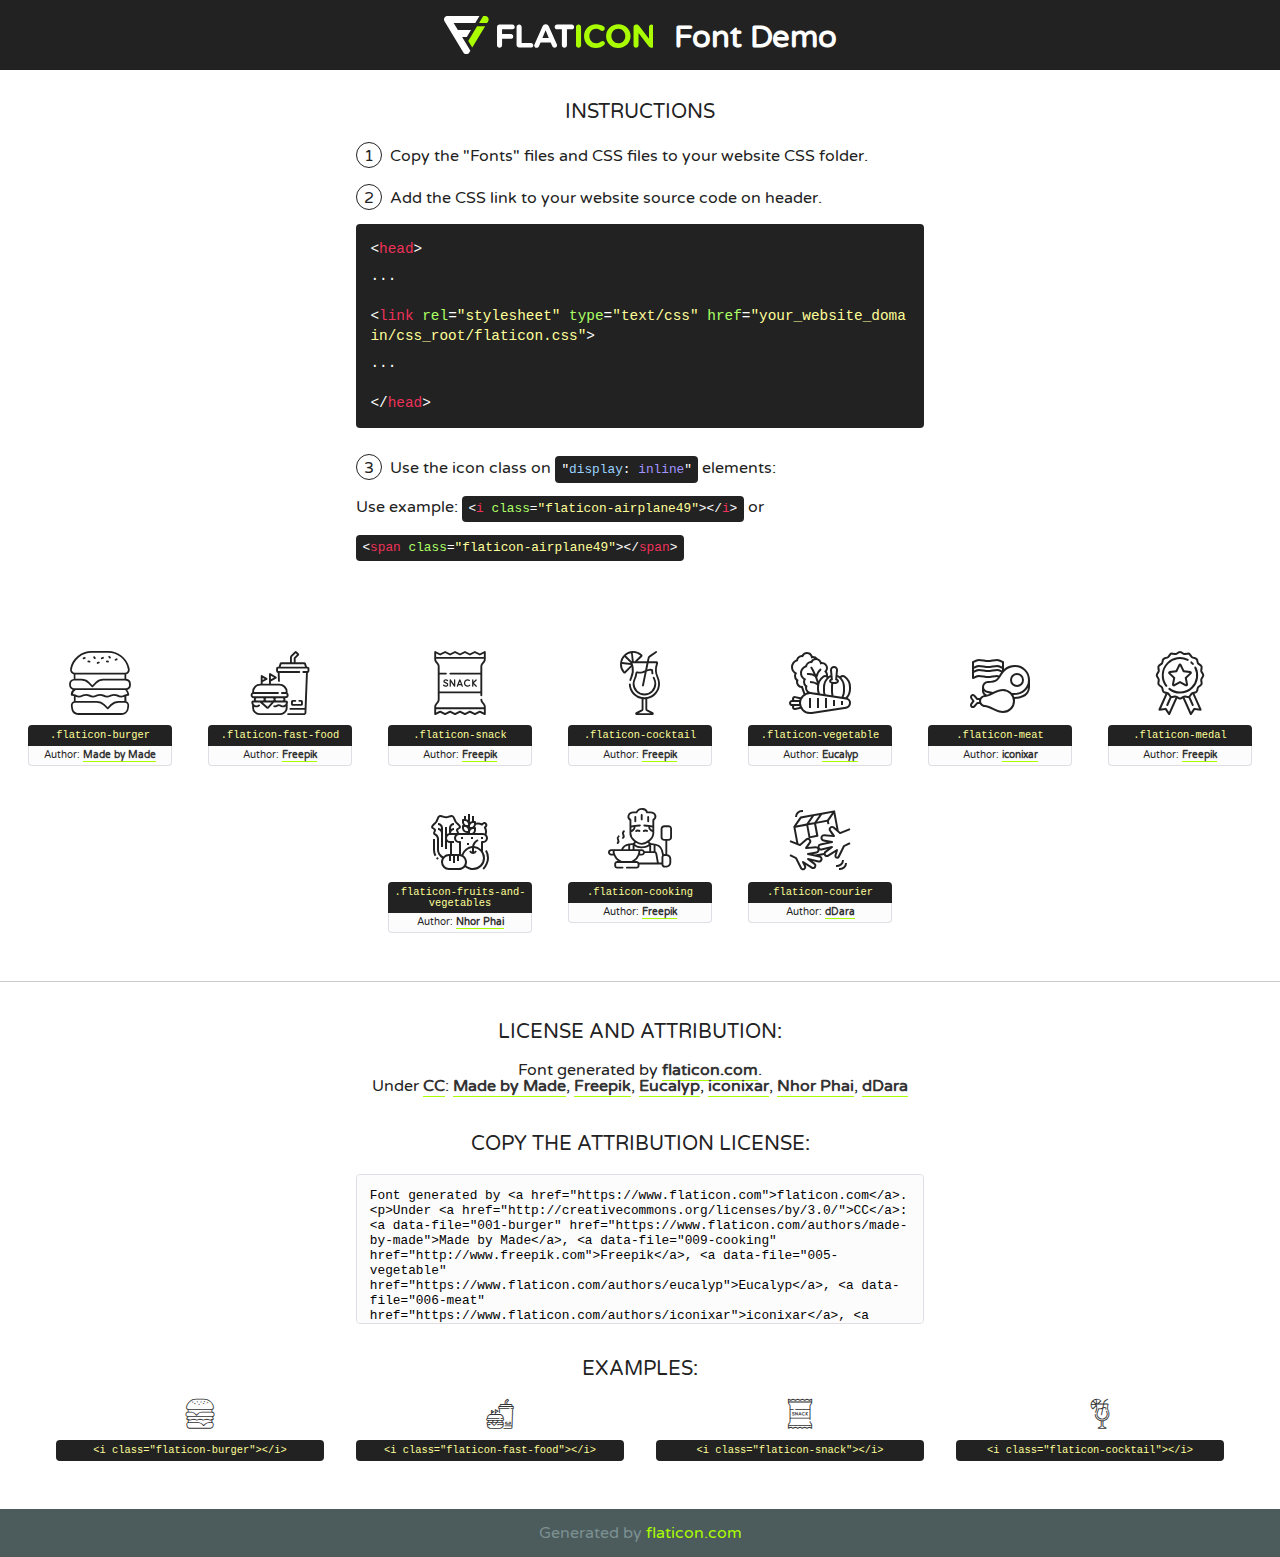
<file: lib/flaticon/font/flaticon.html>
<!DOCTYPE html>
<!--
  Flaticon icon font: Flaticon
  Creation date: 19/09/2020 16:59
-->
<html>
<!DOCTYPE html>
<html>

<head>
    <title>Flaticon WebFont</title>
    <link href="http://fonts.googleapis.com/css?family=Varela+Round" rel="stylesheet" type="text/css" />
    <link rel="stylesheet" type="text/css" href="flaticon.css">
    <meta charset="UTF-8">
    <style>
    html, body, div, span, applet, object, iframe,
    h1, h2, h3, h4, h5, h6, p, blockquote, pre,
    a, abbr, acronym, address, big, cite, code,
    del, dfn, em, img, ins, kbd, q, s, samp,
    small, strike, strong, sub, sup, tt, var,
    b, u, i, center,
    dl, dt, dd, ol, ul, li,
    fieldset, form, label, legend,
    table, caption, tbody, tfoot, thead, tr, th, td,
    article, aside, canvas, details, embed, 
    figure, figcaption, footer, header, hgroup, 
    menu, nav, output, ruby, section, summary,
    time, mark, audio, video {
        margin: 0;
        padding: 0;
        border: 0;
        font-size: 100%;
        font: inherit;
        vertical-align: baseline;
    }
    /* HTML5 display-role reset for older browsers */
    article, aside, details, figcaption, figure, 
    footer, header, hgroup, menu, nav, section {
        display: block;
    }
    body {
        line-height: 1;
    }
    ol, ul {
        list-style: none;
    }
    blockquote, q {
        quotes: none;
    }
    blockquote:before, blockquote:after,
    q:before, q:after {
        content: '';
        content: none;
    }
    table {
        border-collapse: collapse;
        border-spacing: 0;
    }
    body {
        font-family: 'Varela Round', Helvetica, Arial, sans-serif;
        font-size: 16px;
        color: #222;
    }
    a {
        color: #333;
        border-bottom: 1px solid #a9fd00;
        font-weight: bold;
        text-decoration: none;
    }
    * {
        -moz-box-sizing: border-box;
        -webkit-box-sizing: border-box;
        box-sizing: border-box;
        margin: 0;
        padding: 0;
    }
    [class^="flaticon-"]:before, [class*=" flaticon-"]:before, [class^="flaticon-"]:after, [class*=" flaticon-"]:after {
        font-family: Flaticon;
        font-size: 30px;
        font-style: normal;
        margin-left: 20px;
        color: #333;
    }
    .wrapper {
        max-width: 600px;
        margin: auto;
        padding: 0 1em;
    }
    .title {
        font-size: 1.25em;
        text-align: center;
        margin-bottom: 1em;
        text-transform: uppercase;
    }
    header {
        text-align: center;
        background-color: #222;
        color: #fff;
        padding: 1em;
    }
    header .logo {
        width: 210px;
        height: 38px;
        display: inline-block;
        vertical-align: middle;
        margin-right: 1em;
        border: none;
    }
    header strong {
        font-size: 1.95em;
        font-weight: bold;
        vertical-align: middle;
        margin-top: 5px;
        display: inline-block;
    }
    .demo {
        margin: 2em auto;
        line-height: 1.25em;
    }
    .demo ul li {
        margin-bottom: 1em;
    }
    .demo ul li .num {
        color: #222;
        border-radius: 20px;
        display: inline-block;
        width: 26px;
        padding: 3px;
        height: 26px;
        text-align: center;
        margin-right: 0.5em;
        border: 1px solid #222;
    }
    .demo ul li code {
        background-color: #222;
        border-radius: 4px;
        padding: 0.25em 0.5em;
        display: inline-block;
        color: #fff;
        font-family: Consolas,Monaco,Lucida Console,Liberation Mono,DejaVu Sans Mono,Bitstream Vera Sans Mono,Courier New, monospace;
        font-weight: lighter;
        margin-top: 1em;
        font-size: 0.8em;
        word-break: break-all;
    }
    .demo ul li code.big {
        padding: 1em;
        font-size: 0.9em;
    }
    .demo ul li code .red {
        color: #EF3159;
    }
    .demo ul li code .green {
        color: #ACFF65;
    }
    .demo ul li code .yellow {
        color: #FFFF99;
    }
    .demo ul li code .blue {
        color: #99D3FF;
    }
    .demo ul li code .purple {
        color: #A295FF;
    }
    .demo ul li code .dots {
        margin-top: 0.5em;
        display: block;
    }
    #glyphs {
        border-bottom: 1px solid #ccc;
        padding: 2em 0;
        text-align: center;
    }
    .glyph {
        display: inline-block;
        width: 9em;
        margin: 1em;
        text-align: center;
        vertical-align: top;
        background: #FFF;
    }
    .glyph .glyph-icon {
        padding: 10px;
        display: block;
        font-family:"Flaticon";
        font-size: 64px;
        line-height: 1;
    }
    .glyph .glyph-icon:before {
        font-size: 64px;
        color: #222;
        margin-left: 0;
    }
    .class-name {
        font-size: 0.65em;
        background-color: #222;
        color: #fff;
        border-radius: 4px 4px 0 0;
        padding: 0.5em;
        color: #FFFF99;
        font-family: Consolas,Monaco,Lucida Console,Liberation Mono,DejaVu Sans Mono,Bitstream Vera Sans Mono,Courier New, monospace;
    }
    .author-name {
        font-size: 0.6em;
        background-color: #fcfcfd;
        border: 1px solid #DEDEE4;
        border-top: 0;
        border-radius: 0 0 4px 4px;
        padding: 0.5em;
    }
    .class-name:last-child {
        font-size: 10px;
        color:#888;
    }
    .class-name:last-child a {
        font-size: 10px;
        color:#555;
    }
    .class-name:last-child a:hover {
        color:#a9fd00;
    }
    .glyph > input {
        display: block;
        width: 100px;
        margin: 5px auto;
        text-align: center;
        font-size: 12px;
        cursor: text;
    }
    .glyph > input.icon-input {
        font-family:"Flaticon";
        font-size: 16px;
        margin-bottom: 10px;
    }
    .attribution .title {
        margin-top: 2em;
    }
    .attribution textarea {
        background-color: #fcfcfd;
        padding: 1em;
        border: none;
        box-shadow: none;
        border: 1px solid #DEDEE4;
        border-radius: 4px;
        resize: none;
        width: 100%;
        height: 150px;
        font-size: 0.8em;
        font-family: Consolas,Monaco,Lucida Console,Liberation Mono,DejaVu Sans Mono,Bitstream Vera Sans Mono,Courier New, monospace;
        -webkit-appearance: none;
    }
    .iconsuse {
        margin: 2em auto;
        text-align: center;
        max-width: 1200px;
    }
    .iconsuse:after {
        content: '';
        display: table;
        clear: both;
    }
    .iconsuse .image {
        float: left;
        width: 25%;
        padding: 0 1em;
    }
    .iconsuse .image p {
        margin-bottom: 1em;
    }
    .iconsuse .image span {
        display: block;
        font-size: 0.65em;
        background-color: #222;
        color: #fff;
        border-radius: 4px;
        padding: 0.5em;
        color: #FFFF99;
        margin-top: 1em;
        font-family: Consolas,Monaco,Lucida Console,Liberation Mono,DejaVu Sans Mono,Bitstream Vera Sans Mono,Courier New, monospace;
    }
    #footer {
        text-align: center;
        background-color: #4C5B5C;
        color: #7c9192;
        padding: 1em;
    }
    #footer a {
        border: none;
        color: #a9fd00;
        font-weight: normal;
    }
    @media (max-width: 960px) {
        .iconsuse .image {
            width: 50%;
        }
    }
    @media (max-width: 560px) {
        .iconsuse .image {
            width: 100%;
        }
    }
    </style>
</head>

<body class="characters-off">

    <header>
        <a href="https://www.flaticon.com" target="_blank" class="logo">
            <svg version="1.1" xmlns="http://www.w3.org/2000/svg" xmlns:xlink="http://www.w3.org/1999/xlink" xmlns:a="http://ns.adobe.com/AdobeSVGViewerExtensions/3.0/" viewBox="0 0 560.875 102.036" enable-background="new 0 0 560.875 102.036" xml:space="preserve">
                <defs>
                </defs>
                <g>
                    <g class="letters">
                        <path fill="#ffffff" d="M141.596,29.675c0-3.777,2.985-6.767,6.764-6.767h34.438c3.426,0,6.15,2.728,6.15,6.15
                        c0,3.43-2.724,6.149-6.15,6.149h-27.674v13.091h23.719c3.429,0,6.151,2.724,6.151,6.15c0,3.43-2.723,6.149-6.151,6.149h-23.719
                        v17.574c0,3.773-2.986,6.761-6.764,6.761c-3.779,0-6.764-2.989-6.764-6.761V29.675z"></path>
                        <path fill="#ffffff" d="M193.844,29.149c0-3.781,2.985-6.767,6.764-6.767c3.776,0,6.763,2.985,6.763,6.767v42.957h25.039
                        c3.426,0,6.149,2.726,6.149,6.153c0,3.425-2.723,6.15-6.149,6.15h-31.802c-3.779,0-6.764-2.986-6.764-6.768V29.149z"></path>
                        <path fill="#ffffff" d="M241.891,75.71l21.438-48.407c1.492-3.341,4.215-5.357,7.906-5.357h0.792
                        c3.686,0,6.323,2.017,7.815,5.357l21.439,48.407c0.436,0.967,0.701,1.845,0.701,2.723c0,3.602-2.809,6.501-6.414,6.501
                        c-3.161,0-5.269-1.845-6.499-4.655l-4.132-9.661h-27.059l-4.301,10.102c-1.144,2.631-3.426,4.214-6.237,4.214
                        c-3.517,0-6.24-2.81-6.24-6.325C241.1,77.64,241.451,76.677,241.891,75.71z M279.932,58.666l-8.521-20.297l-8.526,20.297H279.932
                        z"></path>
                        <path fill="#ffffff" d="M314.864,35.387H301.86c-3.429,0-6.239-2.813-6.239-6.238c0-3.429,2.811-6.24,6.239-6.24h39.533
                        c3.426,0,6.237,2.811,6.237,6.24c0,3.425-2.811,6.238-6.237,6.238h-13.001v42.785c0,3.773-2.99,6.761-6.764,6.761
                        c-3.779,0-6.764-2.989-6.764-6.761V35.387z"></path>
                        <path fill="#A9FD00" d="M352.615,29.149c0-3.781,2.985-6.767,6.767-6.767c3.774,0,6.761,2.985,6.761,6.767v49.024
                        c0,3.773-2.987,6.761-6.761,6.761c-3.781,0-6.767-2.989-6.767-6.761V29.149z"></path>
                        <path fill="#A9FD00" d="M374.132,53.836v-0.179c0-17.481,13.178-31.801,32.065-31.801c9.22,0,15.459,2.458,20.557,6.238
                        c1.402,1.054,2.637,2.985,2.637,5.357c0,3.692-2.985,6.59-6.681,6.59c-1.845,0-3.071-0.702-4.044-1.319
                        c-3.776-2.813-7.729-4.393-12.562-4.393c-10.364,0-17.831,8.611-17.831,19.154v0.173c0,10.542,7.291,19.329,17.831,19.329
                        c5.715,0,9.492-1.756,13.359-4.834c1.049-0.874,2.458-1.491,4.039-1.491c3.429,0,6.325,2.813,6.325,6.236
                        c0,2.106-1.056,3.78-2.282,4.834c-5.539,4.834-12.036,7.733-21.878,7.733C387.572,85.464,374.132,71.493,374.132,53.836z"></path>
                        <path fill="#A9FD00" d="M433.009,53.836v-0.179c0-17.481,13.79-31.801,32.766-31.801c18.981,0,32.592,14.143,32.592,31.628v0.173
                        c0,17.483-13.785,31.807-32.769,31.807C446.625,85.464,433.009,71.32,433.009,53.836z M484.224,53.836v-0.179
                        c0-10.539-7.725-19.326-18.626-19.326c-10.893,0-18.449,8.611-18.449,19.154v0.173c0,10.542,7.73,19.329,18.626,19.329
                        C476.676,72.986,484.224,64.378,484.224,53.836z"></path>
                        <path fill="#A9FD00" d="M506.233,29.321c0-3.774,2.99-6.763,6.767-6.763h1.401c3.252,0,5.183,1.583,7.029,3.953l26.093,34.265
                        V29.059c0-3.692,2.99-6.677,6.681-6.677c3.683,0,6.671,2.985,6.671,6.677v48.934c0,3.78-2.987,6.765-6.764,6.765h-0.436
                        c-3.257,0-5.188-1.581-7.034-3.953l-27.056-35.492v32.944c0,3.687-2.985,6.676-6.678,6.676c-3.683,0-6.673-2.989-6.673-6.676
                        V29.321z"></path>
                    </g>
                    <g class="insignia">
                        <path fill="#ffffff" d="M48.372,56.137h12.517l11.156-18.537H37.186L25.688,18.539h57.825L94.668,0H9.271
                        C5.925,0,2.842,1.801,1.198,4.716c-1.644,2.907-1.593,6.482,0.134,9.343l50.38,83.501c1.678,2.781,4.689,4.476,7.938,4.476
                        c3.246,0,6.257-1.695,7.935-4.476l2.898-4.804L48.372,56.137z"></path>
                        <g class="i">
                            <path fill="#A9FD00" d="M93.575,18.539h0.031v0.004l21.652,0.004l2.705-4.488c1.727-2.861,1.778-6.436,0.133-9.343
                            C116.454,1.801,113.371,0,110.026,0h-5.294L93.575,18.539z"></path>
                            <polygon fill="#A9FD00" points="88.291,27.356 64.725,66.486 75.519,84.404 109.942,27.356"></polygon>
                        </g>
                    </g>
                </g>
            </svg>
        </a>
        <strong>Font Demo</strong>
    </header>


    <section class="demo wrapper">

        <p class="title">Instructions</p>

        <ul>
            <li>
                <span class="num">1</span>Copy the "Fonts" files and CSS files to your website CSS folder.
            </li>
            <li>
                <span class="num">2</span>Add the CSS link to your website source code on header.
                <code class="big">
                    &lt;<span class="red">head</span>&gt;
                    <br/><span class="dots">...</span>
                    <br/>&lt;<span class="red">link</span> <span class="green">rel</span>=<span class="yellow">"stylesheet"</span> <span class="green">type</span>=<span class="yellow">"text/css"</span> <span class="green">href</span>=<span class="yellow">"your_website_domain/css_root/flaticon.css"</span>&gt;
                    <br/><span class="dots">...</span>
                    <br/>&lt;/<span class="red">head</span>&gt;
                </code>
            </li>

            <li>
                <p>
                    <span class="num">3</span>Use the icon class on <code>"<span class="blue">display</span>:<span class="purple"> inline</span>"</code> elements:
                    <br />
                    Use example: <code>&lt;<span class="red">i</span> <span class="green">class</span>=<span class="yellow">&quot;flaticon-airplane49&quot;</span>&gt;&lt;/<span class="red">i</span>&gt;</code> or <code>&lt;<span class="red">span</span> <span class="green">class</span>=<span class="yellow">&quot;flaticon-airplane49&quot;</span>&gt;&lt;/<span class="red">span</span>&gt;</code>
            </li>
        </ul>

    </section>




   <section id="glyphs">          
    
      
        <div class="glyph"><div class="glyph-icon flaticon-burger"></div>
            <div class="class-name">.flaticon-burger</div>
            <div class="author-name">Author: <a data-file="001-burger" href="https://www.flaticon.com/authors/made-by-made">Made by Made</a> </div> 
        </div>        
        
        <div class="glyph"><div class="glyph-icon flaticon-fast-food"></div>
            <div class="class-name">.flaticon-fast-food</div>
            <div class="author-name">Author: <a data-file="002-fast-food" href="http://www.freepik.com">Freepik</a> </div> 
        </div>        
        
        <div class="glyph"><div class="glyph-icon flaticon-snack"></div>
            <div class="class-name">.flaticon-snack</div>
            <div class="author-name">Author: <a data-file="003-snack" href="http://www.freepik.com">Freepik</a> </div> 
        </div>        
        
        <div class="glyph"><div class="glyph-icon flaticon-cocktail"></div>
            <div class="class-name">.flaticon-cocktail</div>
            <div class="author-name">Author: <a data-file="004-cocktail" href="http://www.freepik.com">Freepik</a> </div> 
        </div>        
        
        <div class="glyph"><div class="glyph-icon flaticon-vegetable"></div>
            <div class="class-name">.flaticon-vegetable</div>
            <div class="author-name">Author: <a data-file="005-vegetable" href="https://www.flaticon.com/authors/eucalyp">Eucalyp</a> </div> 
        </div>        
        
        <div class="glyph"><div class="glyph-icon flaticon-meat"></div>
            <div class="class-name">.flaticon-meat</div>
            <div class="author-name">Author: <a data-file="006-meat" href="https://www.flaticon.com/authors/iconixar">iconixar</a> </div> 
        </div>        
        
        <div class="glyph"><div class="glyph-icon flaticon-medal"></div>
            <div class="class-name">.flaticon-medal</div>
            <div class="author-name">Author: <a data-file="007-medal" href="http://www.freepik.com">Freepik</a> </div> 
        </div>        
        
        <div class="glyph"><div class="glyph-icon flaticon-fruits-and-vegetables"></div>
            <div class="class-name">.flaticon-fruits-and-vegetables</div>
            <div class="author-name">Author: <a data-file="008-fruits-and-vegetables" href="https://www.flaticon.com/authors/nhor-phai">Nhor Phai</a> </div> 
        </div>        
        
        <div class="glyph"><div class="glyph-icon flaticon-cooking"></div>
            <div class="class-name">.flaticon-cooking</div>
            <div class="author-name">Author: <a data-file="009-cooking" href="http://www.freepik.com">Freepik</a> </div> 
        </div>        
        
        <div class="glyph"><div class="glyph-icon flaticon-courier"></div>
            <div class="class-name">.flaticon-courier</div>
            <div class="author-name">Author: <a data-file="010-courier" href="https://www.flaticon.com/authors/ddara">dDara</a> </div> 
        </div>        
        

    </section>



    <section class="attribution wrapper"   style="text-align:center;">

      <div class="title">License and attribution:</div><div class="attrDiv">Font generated by <a href="https://www.flaticon.com">flaticon.com</a>. <div><p>Under <a href="http://creativecommons.org/licenses/by/3.0/">CC</a>: <a data-file="001-burger" href="https://www.flaticon.com/authors/made-by-made">Made by Made</a>, <a data-file="009-cooking" href="http://www.freepik.com">Freepik</a>, <a data-file="005-vegetable" href="https://www.flaticon.com/authors/eucalyp">Eucalyp</a>, <a data-file="006-meat" href="https://www.flaticon.com/authors/iconixar">iconixar</a>, <a data-file="008-fruits-and-vegetables" href="https://www.flaticon.com/authors/nhor-phai">Nhor Phai</a>, <a data-file="010-courier" href="https://www.flaticon.com/authors/ddara">dDara</a></p>  </div>
      </div>
      <div class="title">Copy the Attribution License:</div>

    <textarea onclick="this.focus();this.select();">Font generated by &lt;a href=&quot;https://www.flaticon.com&quot;&gt;flaticon.com&lt;/a&gt;. <p>Under <a href="http://creativecommons.org/licenses/by/3.0/">CC</a>: <a data-file="001-burger" href="https://www.flaticon.com/authors/made-by-made">Made by Made</a>, <a data-file="009-cooking" href="http://www.freepik.com">Freepik</a>, <a data-file="005-vegetable" href="https://www.flaticon.com/authors/eucalyp">Eucalyp</a>, <a data-file="006-meat" href="https://www.flaticon.com/authors/iconixar">iconixar</a>, <a data-file="008-fruits-and-vegetables" href="https://www.flaticon.com/authors/nhor-phai">Nhor Phai</a>, <a data-file="010-courier" href="https://www.flaticon.com/authors/ddara">dDara</a></p>  
     </textarea>

    </section>

    <section class="iconsuse">

          <div class="title">Examples:</div>            
             
            <div class="image">
                <p>
                    <i class="glyph-icon flaticon-burger"></i> 
                    <span>&lt;i class=&quot;flaticon-burger&quot;&gt;&lt;/i&gt;</span>
                </p>
            </div>
            
            <div class="image">
                <p>
                    <i class="glyph-icon flaticon-fast-food"></i> 
                    <span>&lt;i class=&quot;flaticon-fast-food&quot;&gt;&lt;/i&gt;</span>
                </p>
            </div>
            
            <div class="image">
                <p>
                    <i class="glyph-icon flaticon-snack"></i> 
                    <span>&lt;i class=&quot;flaticon-snack&quot;&gt;&lt;/i&gt;</span>
                </p>
            </div>
            
            <div class="image">
                <p>
                    <i class="glyph-icon flaticon-cocktail"></i> 
                    <span>&lt;i class=&quot;flaticon-cocktail&quot;&gt;&lt;/i&gt;</span>
                </p>
            </div>
                       
        </div>
                            
    </section>

<div id="footer">
    <div>Generated by <a href="https://www.flaticon.com">flaticon.com</a>
    </div>
</div>



</body>
</html>
</file>
<file: lib/flaticon/font/flaticon.css>
/*
  	Flaticon icon font: Flaticon
  	Creation date: 19/09/2020 16:59
  	*/

@font-face {
  font-family: "Flaticon";
  src: url("./Flaticon.eot");
  src: url("./Flaticon.eot?#iefix") format("embedded-opentype"),
       url("./Flaticon.woff2") format("woff2"),
       url("./Flaticon.woff") format("woff"),
       url("./Flaticon.ttf") format("truetype"),
       url("./Flaticon.svg#Flaticon") format("svg");
  font-weight: normal;
  font-style: normal;
}

@media screen and (-webkit-min-device-pixel-ratio:0) {
  @font-face {
    font-family: "Flaticon";
    src: url("./Flaticon.svg#Flaticon") format("svg");
  }
}

[class^="flaticon-"]:before, [class*=" flaticon-"]:before,
[class^="flaticon-"]:after, [class*=" flaticon-"]:after {   
  font-family: Flaticon;
        font-size: 20px;
font-style: normal;
margin-left: 20px;
}

.flaticon-burger:before { content: "\f100"; }
.flaticon-fast-food:before { content: "\f101"; }
.flaticon-snack:before { content: "\f102"; }
.flaticon-cocktail:before { content: "\f103"; }
.flaticon-vegetable:before { content: "\f104"; }
.flaticon-meat:before { content: "\f105"; }
.flaticon-medal:before { content: "\f106"; }
.flaticon-fruits-and-vegetables:before { content: "\f107"; }
.flaticon-cooking:before { content: "\f108"; }
.flaticon-courier:before { content: "\f109"; }
</file>
<file: css/style.css>
/*******************************/
/********* General CSS *********/
/*******************************/
body {
    color: #757575;
    background: #ffffff;
    font-family: 'open sans', sans-serif;
}

h1,
h2, 
h3, 
h4,
h5, 
h6 {
    color: #454545;
    font-family: 'Nunito', sans-serif;
}

a {
    font-family: 'Nunito', sans-serif;
    font-weight: 600;
    color: #fbaf32;
    transition: .3s;
}

a:hover,
a:active,
a:focus {
    color: #719a0a;
    outline: none;
    text-decoration: none;
}

.btn.custom-btn {
    padding: 12px 25px;
    font-family: 'Nunito', sans-serif;
    font-size: 16px;
    font-weight: 600;
    color: #ffffff;
    background: #fbaf32;
    border: 2px solid #fbaf32;
    border-radius: 5px;
    transition: .5s;
}

.btn.custom-btn:hover {
    color: #fbaf32;
    background: transparent;
}

.btn.custom-btn:focus,
.form-control:focus,
.custom-select:focus {
    box-shadow: none;
}

.container-fluid {
    max-width: 1366px;
}

.back-to-top {
    position: fixed;
    display: none;
    background: #fbaf32;
    width: 44px;
    height: 44px;
    text-align: center;
    line-height: 1;
    font-size: 22px;
    right: 15px;
    bottom: 15px;
    border-radius: 5px;
    transition: background 0.5s;
    z-index: 9;
}

.back-to-top i {
    color: #ffffff;
    padding-top: 10px;
}

.back-to-top:hover {
    background: #719a0a;
}

[class^="flaticon-"]:before, [class*=" flaticon-"]:before,
[class^="flaticon-"]:after, [class*=" flaticon-"]:after {   
    font-size: inherit;
    margin-left: 0;
}


/**********************************/
/*********** Nav Bar CSS **********/
/**********************************/
.navbar {
    position: relative;
    transition: .5s;
    z-index: 999;
}

.navbar.nav-sticky {
    position: fixed;
    top: 0;
    width: 100%;
    box-shadow: 0 2px 5px rgba(0, 0, 0, .3);
}

.navbar .navbar-brand {
    margin: 0;
    color: #fbaf32;
    font-size: 45px;
    line-height: 0px;
    font-weight: 700;
    font-family: 'Nunito', sans-serif;
    transition: .5s;
    
}

.navbar .navbar-brand span {
    color: #719a0a;
}

.navbar .navbar-brand:hover {
    color: #fbaf32;
}

.navbar .navbar-brand:hover span {
    color: #fbaf32;
}

.navbar .navbar-brand img {
    max-width: 100%;
    max-height: 40px;
}

.navbar .dropdown-menu {
    margin-top: 0;
    border: 0;
    border-radius: 0;
    background: #f8f9fa;
}

@media (min-width: 992px) {
    .navbar {
        position: absolute;
        width: 100%;
        padding: 30px 60px;
        background: transparent !important;
        z-index: 9;
    }
    
    .navbar.nav-sticky {
        padding: 10px 60px;
        background: #ffffff !important;
    }
    
    .navbar .navbar-brand {
        color: #fbaf32;
    }
    
    .navbar.nav-sticky .navbar-brand {
        color: #fbaf32;
    }

    .navbar-light .navbar-nav .nav-link,
    .navbar-light .navbar-nav .nav-link:focus {
        padding: 10px 10px 8px 10px;
        font-family: 'Nunito', sans-serif;
        color: #ffffff;
        font-size: 18px;
        font-weight: 600;
    }
    
    .navbar-light.nav-sticky .navbar-nav .nav-link,
    .navbar-light.nav-sticky .navbar-nav .nav-link:focus {
        color: #666666;
    }

    .navbar-light .navbar-nav .nav-link:hover,
    .navbar-light .navbar-nav .nav-link.active {
        color: #fbaf32;
    }
    
    .navbar-light.nav-sticky .navbar-nav .nav-link:hover,
    .navbar-light.nav-sticky .navbar-nav .nav-link.active {
        color: #fbaf32;
    }
}

@media (max-width: 991.98px) {   
    .navbar {
        padding: 15px;
        background: #ffffff !important;
    }
    
    .navbar .navbar-brand {
        color: #fbaf32;
    }
    
    .navbar .navbar-nav {
        margin-top: 15px;
    }
    
    .navbar a.nav-link {
        padding: 5px;
    }
    
    .navbar .dropdown-menu {
        box-shadow: none;
    }
}


/*******************************/
/********** Hero CSS ***********/
/*******************************/
.carousel {
    position: relative;
    width: 100%;
    height: 100vh;
    min-height: 400px;
    background: #ffffff;
}

.carousel .container-fluid {
    padding: 0;
}

.carousel .carousel-item {
    position: relative;
    width: 100%;
    height: 100vh;
    display: flex;
    align-items: center;
    justify-content: center;
    flex-direction: column;
}

.carousel .carousel-img {
    position: relative;
    width: 100%;
    height: 100%;
    text-align: right;
    overflow: hidden;
}

.carousel .carousel-img::after {
    position: absolute;
    content: "";
    top: 0;
    right: 0;
    bottom: 0;
    left: 0;
    background: rgba(0, 0, 0, 0.6);
    z-index: 1;
}

.carousel .carousel-img img {
    width: 100%;
    height: 100%;
    object-fit: cover;
}

.carousel .carousel-text {
    position: absolute;
    max-width: 700px;
    height: calc(100vh - 35px);
    display: flex;
    align-items: center;
    justify-content: center;
    flex-direction: column;
    z-index: 2;
}

.carousel .carousel-text h1 {
    text-align: center;
    color: #ffffff;
    font-size: 60px;
    font-weight: 700;
    margin-bottom: 30px;
}

.carousel .carousel-text h1 span {
    color: #fbaf32;
}

.carousel .carousel-text p {
    color: #ffffff;
    text-align: center;
    font-size: 20px;
    margin-bottom: 35px;
}

.carousel .carousel-btn .btn:last-child {
    margin-left: 10px;
    background: #719a0a;
    border-color: #719a0a;
}

.carousel .carousel-btn .btn:last-child:hover {
    color: #719a0a;
    background: transparent;
}

.carousel .animated {
    -webkit-animation-duration: 1s;
    animation-duration: 1s;
}

@media (max-width: 991.98px) {
    .carousel,
    .carousel .carousel-item,
    .carousel .carousel-text {
        height: calc(100vh - 105px);
    }
    
    .carousel .carousel-text h1 {
        font-size: 35px;
    }
    
    .carousel .carousel-text p {
        font-size: 16px;
    }
    
    .carousel .carousel-text .btn {
        padding: 12px 30px;
        font-size: 15px;
        letter-spacing: 0;
    }
}

@media (max-width: 767.98px) {
    .carousel,
    .carousel .carousel-item,
    .carousel .carousel-text {
        height: calc(100vh - 70px);
    }
    
    .carousel .carousel-text h1 {
        font-size: 30px;
    }
    
    .carousel .carousel-text .btn {
        padding: 10px 25px;
        font-size: 15px;
        letter-spacing: 0;
    }
}

@media (max-width: 575.98px) {
    .carousel .carousel-text h1 {
        font-size: 25px;
    }
    
    .carousel .carousel-text .btn {
        padding: 8px 20px;
        font-size: 14px;
        letter-spacing: 0;
    }
}


/*******************************/
/******* Page Header CSS *******/
/*******************************/
.page-header {
    position: relative;
    margin-bottom: 45px;
    padding: 150px 0 90px 0;
    text-align: center;
    background: linear-gradient(rgba(0, 0, 0, .5), rgba(0, 0, 0, .5)), url(../img/page-header.jpg);
    background-position: center;
    background-repeat: no-repeat;
    background-size: cover;
}

.page-header h2 {
    position: relative;
    color: #fbaf32;
    font-size: 60px;
    font-weight: 700;
}

.page-header a {
    position: relative;
    padding: 0 12px;
    font-size: 20px;
    text-transform: uppercase;
    color: #ffffff;
}

.page-header a:hover {
    color: #ffffff;
}

.page-header a::after {
    position: absolute;
    content: "/";
    width: 8px;
    height: 8px;
    top: -1px;
    right: -7px;
    text-align: center;
    color: #fbaf32;
}

.page-header a:last-child::after {
    display: none;
}

@media (max-width: 767.98px) {
    .page-header h2 {
        font-size: 35px;
    }
    
    .page-header a {
        font-size: 18px;
    }
}


/*******************************/
/******* Section Header ********/
/*******************************/
.section-header {
    position: relative;
    margin-bottom: 45px;
}

.section-header p {
    color: #719a0a;
    margin-bottom: 5px;
    position: relative;
    font-size: 20px;
}

.section-header h2 {
    margin: 0;
    position: relative;
    font-size: 45px;
    font-weight: 700;
}

@media (max-width: 991.98px) {
    .section-header h2 {
        font-size: 40px;
        font-weight: 600;
    }
}

@media (max-width: 767.98px) {
    .section-header h2 {
        font-size: 35px;
        font-weight: 600;
    }
}

@media (max-width: 575.98px) {
    .section-header h2 {
        font-size: 30px;
        font-weight: 600;
    }
}


/*******************************/
/********* Booking CSS *********/
/*******************************/
.booking {
    position: relative;
    width: 100%;
    margin-bottom: 45px;
    background: rgba(0, 0, 0, .04);
}

.booking .booking-content {
    padding: 45px 0 15px 0;
}

.booking .booking-content .section-header {
    margin-bottom: 30px;
}

.booking .booking-form {
    padding: 60px 30px;
    background: #fbaf32;
}

.booking .booking-form .control-group {
    margin-bottom: 15px;
}

.booking .booking-form .input-group-text {
    position: absolute;
    padding: 0;
    border: none;
    background: none;
    top: 15px;
    right: 15px;
    color: #ffffff;
    font-size: 14px;
}

.booking .booking-form .form-control {
    height: 45px;
    font-size: 14px;
    color: #ffffff;
    padding: 0 15px;
    border-radius: 5px !important;
    border: 1px solid #ffffff;
    background: transparent;
}

.booking .booking-form select.form-control {
    padding: 0 10px;
}

.booking .booking-form .form-control::placeholder {
    color: #ffffff;
    opacity: 1;
}

.booking .booking-form .form-control:-ms-input-placeholder,
.booking .booking-form .form-control::-ms-input-placeholder {
    color: #ffffff;
}

.booking .booking-form .input-group [data-toggle="datetimepicker"] {
    cursor: default;
}

.booking .booking-form .btn.custom-btn {
    width: 100%;
    color: #fbaf32;
    background: #ffffff;
    border: 1px solid #ffffff;
}

.booking .booking-form .btn.custom-btn:hover {
    color: #ffffff;
    background: transparent;
}


/*******************************/
/********** Menu CSS ***********/
/*******************************/
.food {
    position: relative;
    width: 100%;
    padding: 90px 0 60px 0;
    margin: 45px 0;
    background: rgba(0, 0, 0, .04);
}

.food .food-item {
    position: relative;
    width: 100%;
    margin-bottom: 30px;
    padding: 50px 30px 30px;
    text-align: center;
    background: #ffffff;
    border-radius: 15px;
    box-shadow: 0 0 30px rgba(0, 0, 0, .08);
    transition: .3s;
}

.food .food-item:hover {
    box-shadow: none;
}

.food .food-item i {
    position: relative;
    display: inline-block;
    color: #fbaf32;
    font-size: 60px;
    line-height: 60px;
    margin-bottom: 20px;
    transition: .3s;
}

.food .food-item:hover i {
    color: #719a0a;
}

.food .food-item i::after {
    position: absolute;
    content: "";
    width: calc(100% + 20px);
    height: calc(100% + 20px);
    top: -20px;
    left: -15px;
    border: 3px dotted #fbaf32;
    border-right: transparent;
    border-bottom: transparent;
    border-radius: 100px;
    transition: .3s;
}

.food .food-item:hover i::after {
    border: 3px dotted #719a0a;
    border-right: transparent;
    border-bottom: transparent;
}

.food .food-item h2 {
    font-size: 30px;
    font-weight: 700;
}

.food .food-item a {
    position: relative;
    font-size: 16px;
}

.food .food-item a::after {
    position: absolute;
    content: "";
    width: 50px;
    height: 1px;
    bottom: 0;
    left: calc(50% - 25px);
    background: #fbaf32;
    transition: .3s;
}

.food .food-item a:hover::after {
    width: 100%;
    left: 0;
    background: #719a0a;
}



/*******************************/
/********** About CSS **********/
/*******************************/
.about {
    position: relative;
    width: 100%;
    padding: 45px 0;
}

.about .section-header {
    margin-bottom: 30px;
    margin-left: 0;
}

.about .about-img {
    position: relative;
}

.about .about-img img {
    position: relative;
    width: 100%;
    border-radius: 15px;
}

.about .btn-play {
    position: absolute;
    z-index: 1;
    top: 50%;
    left: 50%;
    transform: translateX(-50%) translateY(-50%);
    box-sizing: content-box;
    display: block;
    width: 32px;
    height: 44px;
    border-radius: 50%;
    border: none;
    outline: none;
    padding: 18px 20px 18px 28px;
}

.about .btn-play:before {
    content: "";
    position: absolute;
    z-index: 0;
    left: 50%;
    top: 50%;
    transform: translateX(-50%) translateY(-50%);
    display: block;
    width: 100px;
    height: 100px;
    background: #fbaf32;
    border-radius: 50%;
    animation: pulse-border 1500ms ease-out infinite;
}

.about .btn-play:after {
    content: "";
    position: absolute;
    z-index: 1;
    left: 50%;
    top: 50%;
    transform: translateX(-50%) translateY(-50%);
    display: block;
    width: 100px;
    height: 100px;
    background: #fbaf32;
    border-radius: 50%;
    transition: all 200ms;
}

.about .btn-play img {
    position: relative;
    z-index: 3;
    max-width: 100%;
    width: auto;
    height: auto;
}

.about .btn-play span {
    display: block;
    position: relative;
    z-index: 3;
    width: 0;
    height: 0;
    border-left: 32px solid #ffffff;
    border-top: 22px solid transparent;
    border-bottom: 22px solid transparent;
}

@keyframes pulse-border {
  0% {
    transform: translateX(-50%) translateY(-50%) translateZ(0) scale(1);
    opacity: 1;
  }
  100% {
    transform: translateX(-50%) translateY(-50%) translateZ(0) scale(1.5);
    opacity: 0;
  }
}

#videoModal {
    padding-left: 17px;
}

#videoModal .modal-dialog {
    position: relative;
    max-width: 800px;
    margin: 60px auto 0 auto;
}

#videoModal .modal-body {
    position: relative;
    padding: 0px;
}

#videoModal .close {
    position: absolute;
    width: 30px;
    height: 30px;
    right: 0px;
    top: -30px;
    z-index: 999;
    font-size: 30px;
    font-weight: normal;
    color: #ffffff;
    background: #000000;
    opacity: 1;
}

.about .about-content {
    position: relative;
}

.about .about-text p {
    font-size: 16px;
}

.about .about-text a.btn {
    position: relative;
    margin-top: 15px;
}

@media (max-width: 991.98px) {
    .about .about-img {
        margin-bottom: 30px;
    }
}


/*******************************/
/********* Feature CSS *********/
/*******************************/
.feature {
    position: relative;
    width: 100%;
    padding: 45px 0 0 0;
}

.feature .section-header {
    margin-bottom: 30px;
}

.feature .feature-text {
    position: relative;
    width: 100%;
}

.feature .feature-img {
    border-radius: 15px;
    margin-bottom: 25px;
    overflow: hidden;
}

.feature .feature-img .col-6,
.feature .feature-img .col-12 {
    padding: 0;
    overflow: hidden;
}

.feature .feature-img img {
    width: 100%;
    transition: .3s;
}

.feature .feature-img img:hover {
    transform: scale(1.1);
}

.feature .feature-text .btn {
    width: 100%;
    margin-top: 15px;
    margin-bottom: 45px;
}

.feature .feature-item {
    width: 100%;
    margin-bottom: 45px;
}

.feature .feature-item i {
    position: relative;
    display: block;
    color: #719a0a;
    font-size: 60px;
    line-height: 60px;
    margin-bottom: 15px;
    background-image: linear-gradient(#719a0a, #fbaf32);
    -webkit-background-clip: text;
    -webkit-text-fill-color: transparent;
}

.feature .feature-item i::after {
    position: absolute;
    content: "";
    width: 40px;
    height: 40px;
    top: -10px;
    left: 20px;
    background: #fbaf32;
    border-radius: 30px;
    z-index: -1;
}

.feature .feature-item h3 {
    font-size: 22px;
    font-weight: 700;
}


/*******************************/
/*********** Menu CSS **********/
/*******************************/
.menu {
    position: relative;
    padding: 45px 0 15px 0;
}

.menu .menu-tab {
    position: relative;
}

.menu .menu-tab img {
    max-width: 100%;
    border-radius: 15px;
}

.menu .menu-tab .nav.nav-pills .nav-link {
    color: #ffffff;
    background: #fbaf32;
    border-radius: 5px;
    margin: 0 5px;
}

.menu .menu-tab .nav.nav-pills .nav-link:hover,
.menu .menu-tab .nav.nav-pills .nav-link.active {
    color: #ffffff;
    background: #719a0a;
}

.menu .menu-tab .tab-content {
    padding: 30px 0 0 0;
    background: transparent;
}

.menu .menu-tab .tab-content .container {
    padding: 0;
}

.menu .menu-item {
    position: relative;
    margin-bottom: 30px;
    display: flex;
    align-items: center;
}

.menu .menu-img {
    width: 80px;
    margin-right: 20px;
}

.menu .menu-img img {
    width: 100%;
    border-radius: 100px;
}

.menu .menu-text {
    width: calc(100% - 100px);
}

.menu .menu-text h3 {
    position: relative;
    display: block;
    font-size: 22px;
    font-weight: 700;
}

.menu .menu-text h3::after {
    position: absolute;
    content: "";
    width: 100%;
    height: 0;
    top: 13px;
    left: 0;
    border-top: 2px dotted #cccccc;
    z-index: -1;
}

.menu .menu-text h3 span {
    display: inline-block;
    float: left;
    padding-right: 5px;
    background: #ffffff;
}

.menu .menu-text h3 strong {
    display: inline-block;
    float: right;
    padding-left: 5px;
    color: #fbaf32;
    background: #ffffff;
}

.menu .menu-text p {
    position: relative;
    margin: 5px 0 0 0;
    float: left;
    display: block;
}

@media(max-width: 575.98px) {
    .menu .menu-text p,
    .menu .menu-text h3,
    .menu .menu-text h3 span,
    .menu .menu-text h3 strong {
        display: block;
        float: none;
        padding: 0;
        margin: 0;
    }
    
    .menu .menu-text h3 {
        font-size: 18px;
        margin-bottom: 0;
    }
    
    .menu .menu-text h3 span {
        margin-bottom: 3px;
    }
    
    .menu .menu-text h3::after {
        display: none;
    }
}


/*******************************/
/*********** Team CSS **********/
/*******************************/
.team {
    position: relative;
    width: 100%;
    padding: 45px 0 15px 0;
}

.team .team-item {
    position: relative;
    margin-bottom: 30px;
    background: #ffffff;
}

.team .team-img {
    position: relative;
    border-radius: 15px 15px 0 0;
    overflow: hidden;
}

.team .team-img img {
    position: relative;
    width: 100%;
    margin-top: 15px;
    transform: scale(1.1);
    transition: .3s;
}

.team .team-item:hover img {
    margin-top: 0;
    margin-bottom: 15px;
}

.team .team-social {
    position: absolute;
    width: 100%;
    height: 100%;
    top: 0;
    left: 0;
    display: flex;
    align-items: center;
    justify-content: center;
    transition: .5s;
}

.team .team-social a {
    position: relative;
    margin: 0 3px;
    margin-top: 100px;
    width: 40px;
    height: 40px;
    display: flex;
    align-items: center;
    justify-content: center;
    border-radius: 40px;
    font-size: 16px;
    color: #ffffff;
    background: #fbaf32;
    opacity: 0;
}

.team .team-social a:hover {
    color: #ffffff;
    background: #719a0a;
}

.team .team-item:hover .team-social {
    background: rgba(256, 256, 256, .5);
}

.team .team-item:hover .team-social a:first-child {
    opacity: 1;
    margin-top: 0;
    transition: .3s 0s;
}

.team .team-item:hover .team-social a:nth-child(2) {
    opacity: 1;
    margin-top: 0;
    transition: .3s .1s;
}

.team .team-item:hover .team-social a:nth-child(3) {
    opacity: 1;
    margin-top: 0;
    transition: .3s .2s;
}

.team .team-item:hover .team-social a:nth-child(4) {
    opacity: 1;
    margin-top: 0;
    transition: .3s .3s;
}

.team .team-text {
    position: relative;
    padding: 25px 15px;
    text-align: center;
    background: #ffffff;
    border: 1px solid rgba(0, 0, 0, .07);
    border-top: none;
    border-radius: 0 0 15px 15px;
}

.team .team-text h2 {
    font-size: 22px;
    font-weight: 700;
}

.team .team-text p {
    margin: 0;
    font-size: 16px;
}


/*******************************/
/******* Testimonial CSS *******/
/*******************************/
.testimonial {
    position: relative;
    width: 100%;
    padding: 90px 0;
    margin: 45px 0;
    background: rgba(0, 0, 0, .04);
}

.testimonial .testimonials-carousel {
    position: relative;
    width: calc(100% + 30px);
    margin: 0 -15px;
}

.testimonial .testimonial-item {
    position: relative;
    margin: 15px;
    padding: 30px;
    display: flex;
    align-items: center;
    justify-content: center;
    flex-direction: column;
    background: #ffffff;
    border-radius: 15px;
    box-shadow: 0 0 15px rgba(0, 0, 0, .08);
    transition: .3s;
    overflow: hidden;
}

.testimonial .testimonial-item:hover {
    box-shadow: none;
}

.testimonial .testimonial-img {
    position: relative;
    width: 100px;
    border-radius: 100px;
    margin-bottom: 20px;
    overflow: hidden;
}

.testimonial .testimonial-img img {
    width: 100%;
    border-radius: 100px;
}

.testimonial .testimonial-item p {
    text-align: center;
    margin-bottom: 10px;
}

.testimonial .testimonial-item h2 {
    position: relative;
    font-size: 18px;
    font-weight: 700;
    margin-bottom: 2px;
}

.testimonial .testimonial-item h3 {
    color: #999999;
    font-size: 16px;
    font-weight: 600;
    margin: 0;
}

.testimonial .owl-dots {
    margin-top: 10px;
    text-align: center;
}

.testimonial .owl-dot {
    display: inline-block;
    margin: 0 5px;
    width: 12px;
    height: 12px;
    border-radius: 50%;
    background: #fbaf32;
}

.testimonial .owl-dot.active {
    background: #719a0a;
}


/*******************************/
/*********** Blog CSS **********/
/*******************************/
.blog {
    position: relative;
    width: 100%;
    padding: 45px 0 0 0;
}

.blog .blog-item {
    position: relative;
}

.blog .blog-img {
    position: relative;
    width: 100%;
    border-radius: 15px;
    overflow: hidden;
    z-index: 1;
}

.blog .blog-img img {
    width: 100%;
}

.blog .blog-content {
    position: relative;
    width: calc(100% - 60px);
    top: -60px;
    left: 30px;
    padding: 25px 30px 30px 30px;
    background: #ffffff;
    box-shadow: 0 0 30px rgba(0, 0, 0, .08);
    border-radius: 15px;
    z-index: 2;
}

.blog .blog-content h2.blog-title {
    font-size: 22px;
    font-weight: 700;
}

.blog .blog-meta {
    position: relative;
    display: flex;
    flex-wrap: wrap;
    margin-bottom: 15px;
}

.blog .blog-meta p {
    margin: 0 10px 0 0;
    font-size: 14px;
    color: #999999;
}

.blog .blog-meta i {
    color: #fbaf32;
    margin-right: 5px;
}

.blog .blog-meta p:last-child {
    margin: 0;
}

.blog .blog-text {
    position: relative;
}

.blog .blog-text p {
    margin-bottom: 10px;
}

.blog .blog-item a.btn {
    margin-top: 10px;
    padding: 5px 15px;
}

.blog .pagination .page-link {
    color: #fbaf32;
    border-radius: 5px;
    border-color: #fbaf32;
    margin: 0 2px;
}

.blog .pagination .page-link:hover,
.blog .pagination .page-item.active .page-link {
    color: #ffffff;
    background: #fbaf32;
}

.blog .pagination .disabled .page-link {
    color: #999999;
}

@media(max-width: 575.98px){
    .blog .blog-meta p {
        flex: 50%;
        font-size: 13px;
        margin: 0 0 5px 0;
    }
}


/*******************************/
/******* Single Post CSS *******/
/*******************************/
.single {
    position: relative;
    padding: 45px 0;
}

.single .single-content {
    position: relative;
    margin-bottom: 30px;
    overflow: hidden;
}

.single .single-content img {
    margin-bottom: 20px;
    width: 100%;
}

.single .single-tags {
    margin: -5px -5px 41px -5px;
    font-size: 0;
}

.single .single-tags a {
    margin: 5px;
    display: inline-block;
    padding: 7px 15px;
    font-size: 14px;
    font-weight: 400;
    color: #fbaf32;
    border: 1px solid #dddddd;
    border-radius: 5px;
}

.single .single-tags a:hover {
    color: #ffffff;
    background: #fbaf32;
    border-color: #fbaf32;
}

.single .single-bio {
    margin-bottom: 45px;
    padding: 30px;
    background: rgba(0, 0, 0, .04);
    display: flex;
}

.single .single-bio-img {
    width: 100%;
    max-width: 100px;
}

.single .single-bio-img img {
    width: 100%;
    border-radius: 100px;
}

.single .single-bio-text {
    padding-left: 30px;
}

.single .single-bio-text h3 {
    font-size: 20px;
    font-weight: 700;
}

.single .single-bio-text p {
    margin: 0;
}

.single .single-related {
    margin-bottom: 45px;
}

.single .single-related h2 {
    font-size: 30px;
    font-weight: 700;
    margin-bottom: 25px;
}

.single .related-slider {
    position: relative;
    margin: 0 -15px;
    width: calc(100% + 30px);
}

.single .related-slider .post-item {
    margin: 0 15px;
}

.single .post-item {
    display: flex;
    align-items: center;
    margin-bottom: 15px;
}

.single .post-item .post-img {
    width: 100%;
    max-width: 80px;
}

.single .post-item .post-img img {
    width: 100%;
    border-radius: 5px;
}

.single .post-item .post-text {
    padding-left: 15px;
}

.single .post-item .post-text a {
    color: #757575;
    font-size: 17px;
}

.single .post-item .post-text a:hover {
    color: #fbaf32;
}

.single .post-item .post-meta {
    display: flex;
    margin-top: 8px;
}

.single .post-item .post-meta p {
    display: inline-block;
    margin: 0;
    padding: 0 3px;
    font-size: 14px;
    font-weight: 300;
    font-style: italic;
}

.single .post-item .post-meta p a {
    margin-left: 5px;
    color: #999999;
    font-size: 14px;
    font-weight: 300;
    font-style: normal;
}

.single .related-slider .owl-nav {
    position: absolute;
    width: 90px;
    top: -55px;
    right: 15px;
    display: flex;
}

.single .related-slider .owl-nav .owl-prev,
.single .related-slider .owl-nav .owl-next {
    margin-left: 15px;
    width: 30px;
    height: 30px;
    display: flex;
    align-items: center;
    justify-content: center;
    color: #ffffff;
    background: #fbaf32;
    font-size: 16px;
    transition: .3s;
}

.single .related-slider .owl-nav .owl-prev:hover,
.single .related-slider .owl-nav .owl-next:hover {
    color: #ffffff;
    background: #719a0a;
}

.single .single-comment {
    position: relative;
    margin-bottom: 45px;
}

.single .single-comment h2 {
    font-size: 30px;
    font-weight: 700;
    margin-bottom: 25px;
}

.single .comment-list {
    list-style: none;
    padding: 0;
}

.single .comment-child {
    list-style: none;
}

.single .comment-body {
    display: flex;
    margin-bottom: 30px;
}

.single .comment-img {
    width: 60px;
}

.single .comment-img img {
    width: 100%;
    border-radius: 100px;
}

.single .comment-text {
    padding-left: 15px;
    width: calc(100% - 60px);
}

.single .comment-text h3 {
    font-size: 18px;
    font-weight: 600;
    margin-bottom: 3px;
}

.single .comment-text span {
    display: block;
    font-size: 14px;
    font-weight: 300;
    margin-bottom: 5px;
}

.single .comment-text .btn {
    padding: 3px 10px;
    font-size: 14px;
    color: #454545;
    background: #dddddd;
    border-radius: 5px;
}

.single .comment-text .btn:hover {
    background: #fbaf32;
}

.single .comment-form {
    position: relative;
}

.single .comment-form h2 {
    font-size: 30px;
    font-weight: 700;
    margin-bottom: 25px;
}

.single .comment-form form {
    padding: 30px;
    background: #f3f6ff;
}

.single .comment-form form .form-group:last-child {
    margin: 0;
}

.single .comment-form input,
.single .comment-form textarea {
    border-radius: 5px;
}


/**********************************/
/*********** Sidebar CSS **********/
/**********************************/
.sidebar {
    position: relative;
    width: 100%;
}

@media(max-width: 991.98px) {
    .sidebar {
        margin-top: 45px;
    }
}

.sidebar .sidebar-widget {
    position: relative;
    margin-bottom: 45px;
}

.sidebar .sidebar-widget .widget-title {
    position: relative;
    margin-bottom: 30px;
    padding-bottom: 5px;
    font-size: 25px;
    font-weight: 700;
}

.sidebar .sidebar-widget .widget-title::after {
    position: absolute;
    content: "";
    width: 60px;
    height: 2px;
    bottom: 0;
    left: 0;
    background: #fbaf32;
}

.sidebar .sidebar-widget .search-widget {
    position: relative;
}

.sidebar .search-widget input {
    height: 50px;
    border: 1px solid #dddddd;
    border-radius: 5px;
}

.sidebar .search-widget input:focus {
    box-shadow: none;
}

.sidebar .search-widget .btn {
    position: absolute;
    top: 6px;
    right: 15px;
    height: 40px;
    padding: 0;
    font-size: 25px;
    color: #fbaf32;
    background: none;
    border-radius: 0;
    border: none;
    transition: .3s;
}

.sidebar .search-widget .btn:hover {
    color: #719a0a;
}

.sidebar .sidebar-widget .recent-post {
    position: relative;
}

.sidebar .sidebar-widget .tab-post {
    position: relative;
}

.sidebar .tab-post .nav.nav-pills .nav-link {
    color: #ffffff;
    background: #fbaf32;
    border-radius: 0;
}

.sidebar .tab-post .nav.nav-pills .nav-link:hover,
.sidebar .tab-post .nav.nav-pills .nav-link.active {
    color: #ffffff;
    background: #719a0a;
}

.sidebar .tab-post .tab-content {
    padding: 15px 0 0 0;
    background: transparent;
}

.sidebar .tab-post .tab-content .container {
    padding: 0;
}

.sidebar .sidebar-widget .category-widget {
    position: relative;
}

.sidebar .category-widget ul {
    margin: 0;
    padding: 0;
    list-style: none;
}

.sidebar .category-widget ul li {
    margin: 0 0 12px 22px; 
}

.sidebar .category-widget ul li:last-child {
    margin-bottom: 0; 
}

.sidebar .category-widget ul li a {
    display: inline-block;
    line-height: 23px;
}

.sidebar .category-widget ul li::before {
    position: absolute;
    content: '\f105';
    font-family: 'Font Awesome 5 Free';
    font-weight: 900;
    color: #fbaf32;
    left: 1px;
}

.sidebar .category-widget ul li span {
    display: inline-block;
    float: right;
}

.sidebar .sidebar-widget .tag-widget {
    position: relative;
    margin: -5px -5px;
}

.single .tag-widget a {
    margin: 5px;
    display: inline-block;
    padding: 7px 15px;
    font-size: 14px;
    font-weight: 400;
    color: #fbaf32;
    border: 1px solid #dddddd;
    border-radius: 5px;
}

.single .tag-widget a:hover {
    color: #ffffff;
    background: #fbaf32;
    border-color: #fbaf32;
}

.sidebar .image-widget {
    display: block;
    width: 100%;
    overflow: hidden;
}

.sidebar .image-widget img {
    max-width: 100%;
    transition: .3s;
}

.sidebar .image-widget img:hover {
    transform: scale(1.1);
}


/*******************************/
/********* Contact CSS *********/
/*******************************/
.contact {
    position: relative;
    width: 100%;
    padding: 45px 0 15px 0;
}

.contact .contact-information {
    min-height: 150px;
    margin: 0 0 30px 0;
    padding: 30px 15px 0 15px;
    background: rgba(0, 0, 0, .04);
}

.contact .contact-info {
    position: relative;
    display: flex;
    align-items: center;
    margin-bottom: 30px;
}

.contact .contact-icon {
    position: relative;
    width: 50px;
    height: 50px;
    display: flex;
    align-items: center;
    justify-content: center;
    background: #fbaf32;
    border-radius: 50px;
}

.contact .contact-icon i {
    font-size: 18px;
    color: #ffffff;
}

.contact .contact-text {
    position: relative;
    width: calc(100% - 50px);
    display: flex;
    flex-direction: column;
    padding-left: 15px;
}

.contact .contact-text h3 {
    font-size: 18px;
    font-weight: 700;
    color: #719a0a;
}

.contact .contact-text p {
    margin: 0;
    font-size: 16px;
    color: #454545;
}

.contact .contact-social a {
    margin-right: 10px;
    font-size: 18px;
    color: #fbaf32;
}

.contact .contact-social a:hover {
    color: #719a0a;
}

.contact .contact-form iframe {
    width: 100%;
    height: 380px;
    border-radius: 15px;
    margin-bottom: 25px;
}

.contact .contact-form input {
    padding: 15px;
    background: none;
    border-radius: 5px;
    border: 1px solid rgba(0, 0, 0, .1);
}

.contact .contact-form textarea {
    height: 150px;
    padding: 8px 15px;
    background: none;
    border-radius: 5px;
    border: 1px solid rgba(0, 0, 0, .1);
}

.contact .help-block ul {
    margin: 0;
    padding: 0;
    list-style-type: none;
}


/*******************************/
/********* Footer CSS **********/
/*******************************/
.footer {
    position: relative;
    margin-top: 45px;
    padding-top: 90px;
    background: rgba(0, 0, 0, .04);
}

.footer .footer-contact,
.footer .footer-link,
.footer .footer-newsletter {
    position: relative;
    margin-bottom: 45px;
    color: #454545;
}

.footer .footer-contact h2,
.footer .footer-link h2,
.footer .footer-newsletter h2 {
    position: relative;
    margin-bottom: 30px;
    padding-bottom: 10px;
    font-size: 22px;
    font-weight: 700;
    color: #fbaf32;
}

.footer .footer-contact h2::after,
.footer .footer-link h2::after,
.footer .footer-newsletter h2::after {
    position: absolute;
    content: "";
    width: 45px;
    height: 2px;
    bottom: 0;
    left: 0;
    background: #719a0a;
}

.footer .footer-link a {
    display: block;
    margin-bottom: 10px;
    color: #454545;
    transition: .3s;
}

.footer .footer-link a::before {
    position: relative;
    content: "\f105";
    font-family: "Font Awesome 5 Free";
    font-weight: 900;
    margin-right: 10px;
    color: #fbaf32;
}

.footer .footer-link a:hover {
    color: #fbaf32;
    letter-spacing: 1px;
}

.footer .footer-contact p i {
    width: 25px;
    color: #fbaf32;
}

.footer .footer-social {
    position: relative;
    margin-top: 20px;
    display: flex;
}

.footer .footer-social a {
    display: inline-block;
    margin-right: 5px;
    width: 35px;
    height: 35px;
    display: flex;
    align-items: center;
    justify-content: center;
    background: #fbaf32;
    border-radius: 35px;
    font-size: 16px;
    color: #ffffff;
}

.footer .footer-social a:hover {
    background: #719a0a;
}

.footer .footer-social a:last-child {
    margin: 0;
}

.footer .footer-newsletter .form {
    position: relative;
    width: 100%;
}

.footer .footer-newsletter input {
    height: 60px;
    background: transparent;
    border: 1px solid #fbaf32;
    border-radius: 5px;
}

.footer .footer-newsletter .btn {
    position: absolute;
    top: 8px;
    right: 8px;
    height: 44px;
    padding: 8px 20px;
    font-size: 14px;
    font-weight: 700;
}

.footer .copyright {
    position: relative;
    width: 100%;
    padding: 30px 0;
    text-align: center;
    background: #ffffff;
}

.footer .copyright p {
    margin: 0;
    display: inline-block;
    color: #454545;
}

.footer .copyright p a {
    color: #fbaf32;
}

.footer .copyright p a:hover {
    color: #719a0a;
}
</file>
